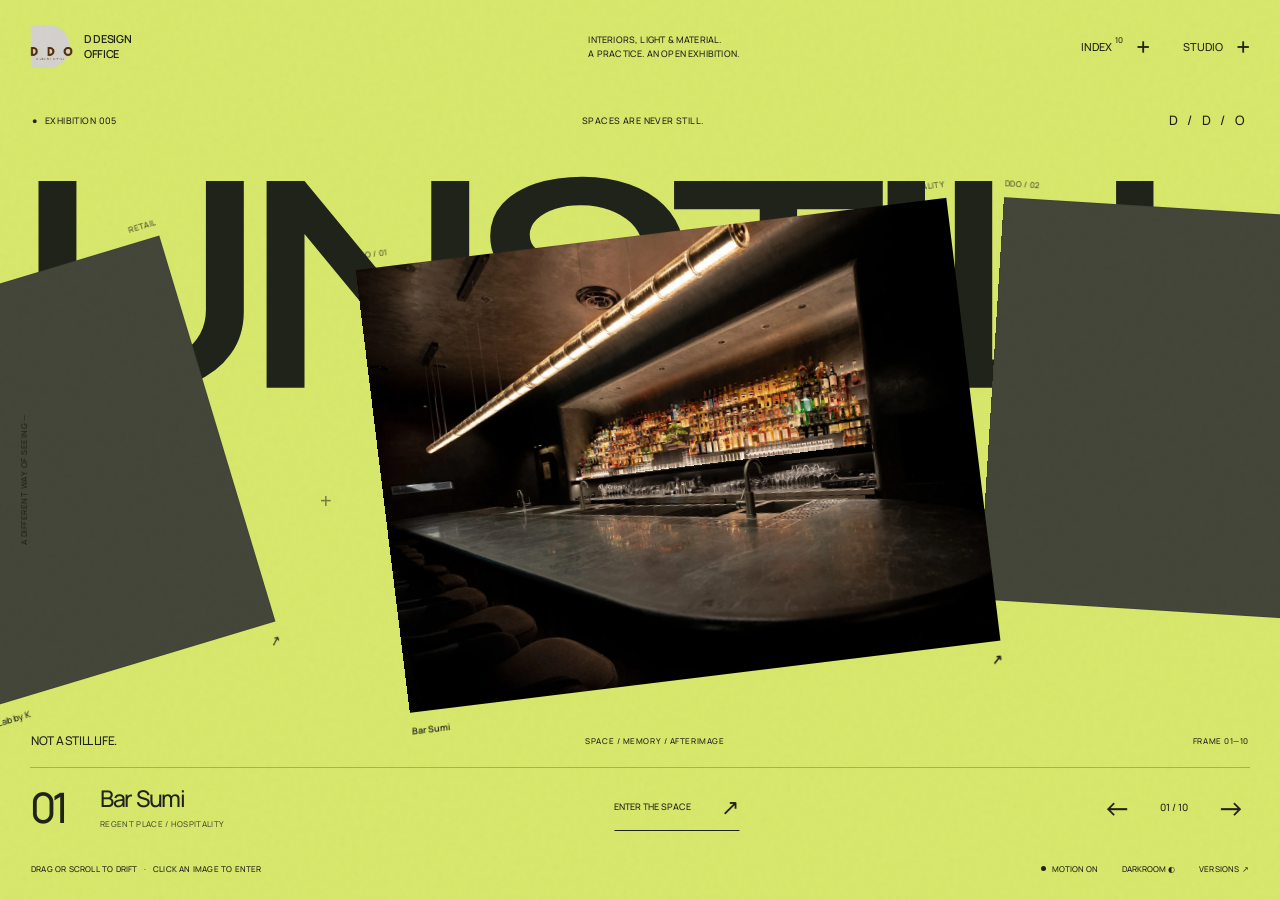
<file: index.html>
<!doctype html><html lang="zh-CN"><head><meta charset="utf-8">
<meta name="viewport" content="width=device-width,initial-scale=1">
<meta http-equiv="refresh" content="0; url=versions/v5/">
<title>D Design Office · 第五版</title></head>
<body><p><a href="versions/v5/">进入 D Design Office 第五版 ↗</a></p>
<p><a href="versions/">查看四个版本 ↗</a></p></body></html>
</file>
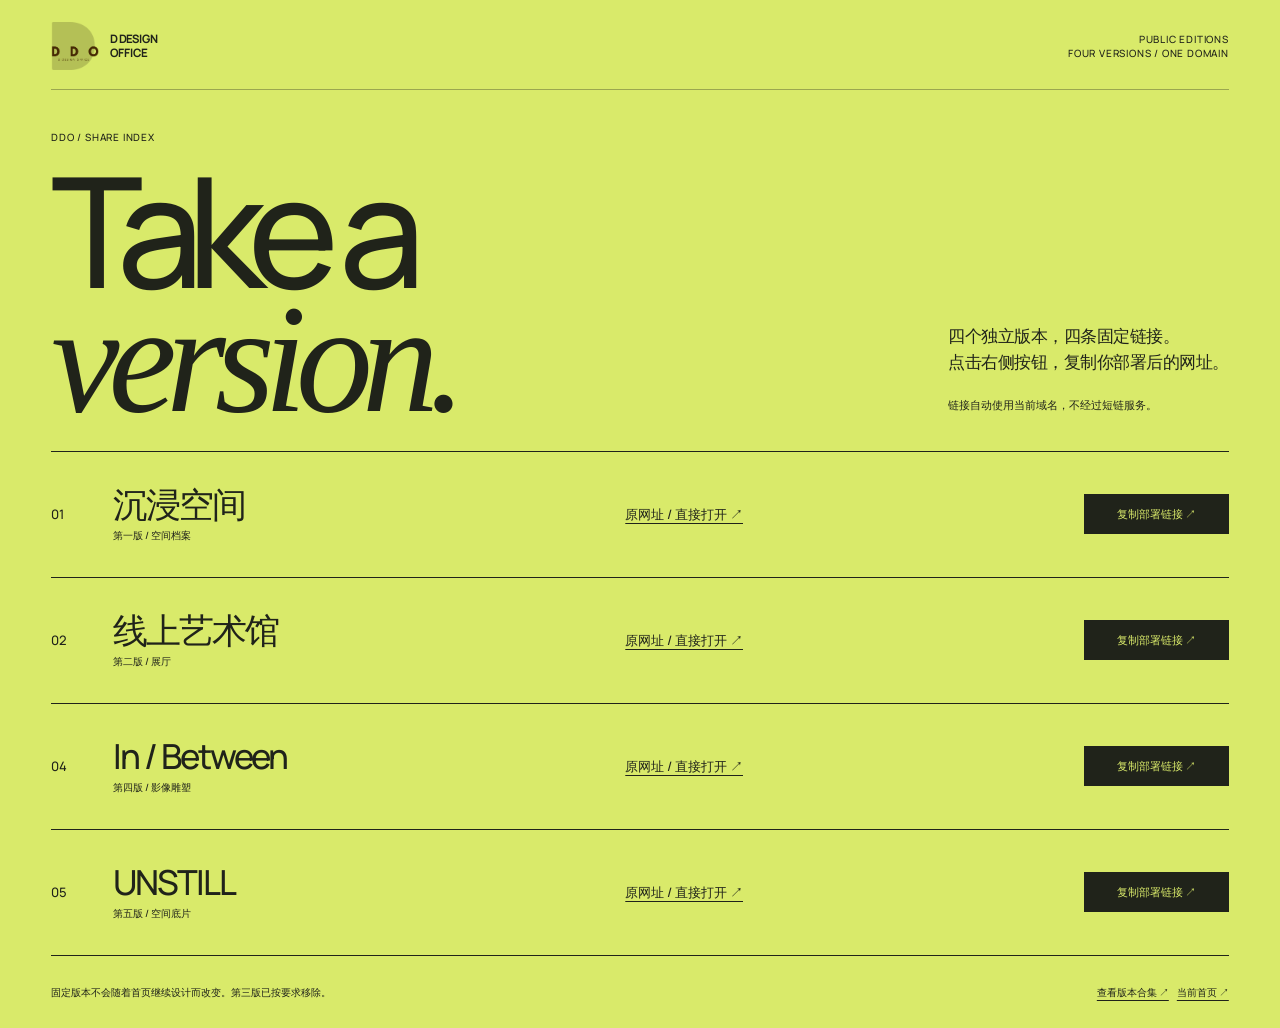
<file: share/index.html>
<!doctype html>
<html lang="zh-CN">
<head>
<meta charset="utf-8"><meta name="viewport" content="width=device-width,initial-scale=1"><meta name="theme-color" content="#d9ea6a"><meta name="robots" content="noindex,nofollow"><title>D Design Office · 分享四个版本</title>
<style>
@font-face{font-family:Manrope;src:url('../assets/manrope-medium.ttf') format('truetype');font-display:swap}
*{box-sizing:border-box}html{background:#d9ea6a}body{margin:0;min-height:100svh;color:#20231a;background:#d9ea6a;font-family:Manrope,Arial,"PingFang SC",sans-serif;-webkit-font-smoothing:antialiased}a{color:inherit;text-decoration:none}button{font:inherit;cursor:pointer;color:inherit}a:focus-visible,button:focus-visible{outline:2px solid #20231a;outline-offset:4px}
.sheet{max-width:1600px;margin:auto;padding:22px clamp(20px,4vw,64px) 28px;min-height:100svh;display:flex;flex-direction:column}.top{display:flex;justify-content:space-between;align-items:center;gap:18px;border-bottom:1px solid #20231a55;padding-bottom:19px}.brand{display:flex;align-items:center;gap:11px;font-size:11px;font-weight:700;line-height:1.3}.brand img{width:48px;height:48px;mix-blend-mode:multiply}.top>span{font-size:10px;letter-spacing:.08em;text-align:right}.intro{display:grid;grid-template-columns:1fr 1fr;gap:25px;align-items:end;padding:34px 0 30px}.eyebrow{font-size:10px;letter-spacing:.08em}.intro h1{font-size:clamp(72px,12vw,200px);font-weight:500;letter-spacing:-.1em;line-height:.8;margin:22px 0 0;max-width:7ch}.intro h1 i{font-family:Georgia,serif;font-weight:400;letter-spacing:-.07em}.intro p{max-width:390px;justify-self:end;margin:0 0 8px;font-size:17px;line-height:1.55;letter-spacing:-.03em}.intro p small{display:block;font-size:11px;margin-top:20px;letter-spacing:0}.list{border-top:1px solid #20231a}.row{display:grid;grid-template-columns:50px minmax(150px,1.4fr) minmax(190px,1.25fr) 145px;gap:12px;align-items:center;min-height:126px;border-bottom:1px solid #20231a;padding:14px 0}.number{font-size:13px}.name{font-size:clamp(22px,2.7vw,42px);letter-spacing:-.06em;line-height:1.05}.name small{display:block;font-size:10px;letter-spacing:0;font-weight:400;line-height:1.6;margin-top:5px}.linkset{display:flex;flex-direction:column;gap:8px;min-width:0}.url,.short{width:max-content;max-width:100%;font-size:13px;white-space:nowrap;overflow:hidden;text-overflow:ellipsis;text-decoration:underline;text-underline-offset:4px}.short{font-size:11px;opacity:.7}.url:hover,.short:hover{opacity:.6}.actions{justify-self:end;display:flex;flex-direction:column;gap:6px;width:145px}.copy{width:100%;background:#20231a;color:#d9ea6a;border:1px solid #20231a;padding:11px 10px;font-size:11px;text-align:center;transition:background .2s,color .2s}.copy:hover{background:none;color:#20231a}.copy.alt{background:transparent;color:#20231a}.copy.alt:hover{background:#20231a;color:#d9ea6a}.copy:active{transform:translateY(2px)}.copy:disabled{opacity:.7;cursor:default}.footer{display:flex;justify-content:space-between;gap:18px;margin-top:auto;padding-top:28px;font-size:10px;line-height:1.6}.footer a{text-decoration:underline;text-underline-offset:4px}.status{position:fixed;left:50%;bottom:18px;transform:translateX(-50%);margin:0;background:#20231a;color:#d9ea6a;padding:10px 17px;font-size:12px;opacity:0;pointer-events:none;transition:opacity .2s}.status:not(:empty){opacity:1}
@media(max-width:850px){.intro{grid-template-columns:1fr 1fr}.intro h1{font-size:clamp(70px,13vw,130px)}.intro p{font-size:14px}.row{grid-template-columns:43px minmax(150px,1fr) 125px;gap:10px}.linkset{grid-column:2;grid-row:2}.actions{grid-column:3;grid-row:1/3;width:125px}.url,.short{font-size:11px}.name{font-size:27px}}
@media(max-width:560px){.sheet{padding:16px 19px 25px}.top>span{font-size:8px}.brand img{width:39px;height:39px}.brand{font-size:9px}.intro{display:block;padding:29px 0 27px}.intro h1{font-size:clamp(70px,17vw,105px);margin:14px 0 24px}.intro p{font-size:13px;max-width:320px;margin:0}.intro p small{font-size:10px;margin-top:9px}.row{grid-template-columns:34px minmax(0,1fr) 100px;min-height:132px;gap:7px}.number{font-size:10px}.name{font-size:clamp(19px,5vw,26px)}.name small{font-size:8px}.url,.short{font-size:10px}.actions{width:100px}.copy{padding:12px 5px;font-size:10px}.footer{font-size:8px;flex-wrap:wrap}.status{bottom:10px;white-space:nowrap}}
@media(prefers-reduced-motion:reduce){*,*:before,*:after{transition:none!important}}
</style></head>
<body><main class="sheet"><header class="top"><a class="brand" href="../versions/" aria-label="D Design Office 全部版本"><img src="../assets-2026/ddo-original-logo.jpg" alt="D Design Office 原始标志"><span>D DESIGN<br>OFFICE</span></a><span>PUBLIC EDITIONS<br>FOUR VERSIONS / ONE DOMAIN</span></header>
<section class="intro"><div><span class="eyebrow">DDO / SHARE INDEX</span><h1>Take a<br><i>version.</i></h1></div><p>四个独立版本，四条固定链接。<br>点击右侧按钮，复制你部署后的网址。<small>链接自动使用当前域名，不经过短链服务。</small></p></section>
<div class="list" aria-label="四个可分享的固定版本">
<div class="row"><span class="number">01</span><div class="name">沉浸空间<small>第一版 / 空间档案</small></div><div class="linkset"><a class="url" href="../versions/v1/">原网址 / 直接打开 ↗</a></div><div class="actions"><button class="copy" data-copy="../versions/v1/" aria-label="复制第一版部署链接">复制部署链接 ↗</button></div></div>
<div class="row"><span class="number">02</span><div class="name">线上艺术馆<small>第二版 / 展厅</small></div><div class="linkset"><a class="url" href="../versions/v2/">原网址 / 直接打开 ↗</a></div><div class="actions"><button class="copy" data-copy="../versions/v2/" aria-label="复制第二版部署链接">复制部署链接 ↗</button></div></div>
<div class="row"><span class="number">04</span><div class="name">In / Between<small>第四版 / 影像雕塑</small></div><div class="linkset"><a class="url" href="../versions/v4/">原网址 / 直接打开 ↗</a></div><div class="actions"><button class="copy" data-copy="../versions/v4/" aria-label="复制第四版部署链接">复制部署链接 ↗</button></div></div>
<div class="row"><span class="number">05</span><div class="name">UNSTILL<small>第五版 / 空间底片</small></div><div class="linkset"><a class="url" href="../versions/v5/">原网址 / 直接打开 ↗</a></div><div class="actions"><button class="copy" data-copy="../versions/v5/" aria-label="复制第五版部署链接">复制部署链接 ↗</button></div></div>
</div><footer class="footer"><span>固定版本不会随着首页继续设计而改变。第三版已按要求移除。</span><span><a href="../versions/">查看版本合集 ↗</a> &nbsp;&nbsp; <a href="../">当前首页 ↗</a></span></footer></main><p id="status" class="status" role="status" aria-live="polite"></p>
<script>
let resetTimer;document.querySelectorAll('[data-copy]').forEach(button=>{button.dataset.label=button.textContent;button.addEventListener('click',async()=>{
  const value=new URL(button.dataset.copy, location.href).href;let copied=false;
  try{if(navigator.clipboard&&window.isSecureContext){await navigator.clipboard.writeText(value);copied=true;}}catch{}
  if(!copied){const field=document.createElement('textarea');field.value=value;field.style.cssText='position:fixed;opacity:0;top:0;left:0';document.body.append(field);field.focus();field.select();try{copied=document.execCommand('copy');}catch{}field.remove();}
  clearTimeout(resetTimer);document.querySelectorAll('.copy').forEach(item=>item.textContent=item.dataset.label);
  if(copied){button.textContent='已复制 ✓';document.getElementById('status').textContent='链接已复制，可以直接粘贴发送';resetTimer=setTimeout(()=>{button.textContent=button.dataset.label;document.getElementById('status').textContent='';},2500);}
  else{document.getElementById('status').textContent='请长按左侧网址复制';resetTimer=setTimeout(()=>document.getElementById('status').textContent='',3500);}
});});
</script></body></html>
</file>
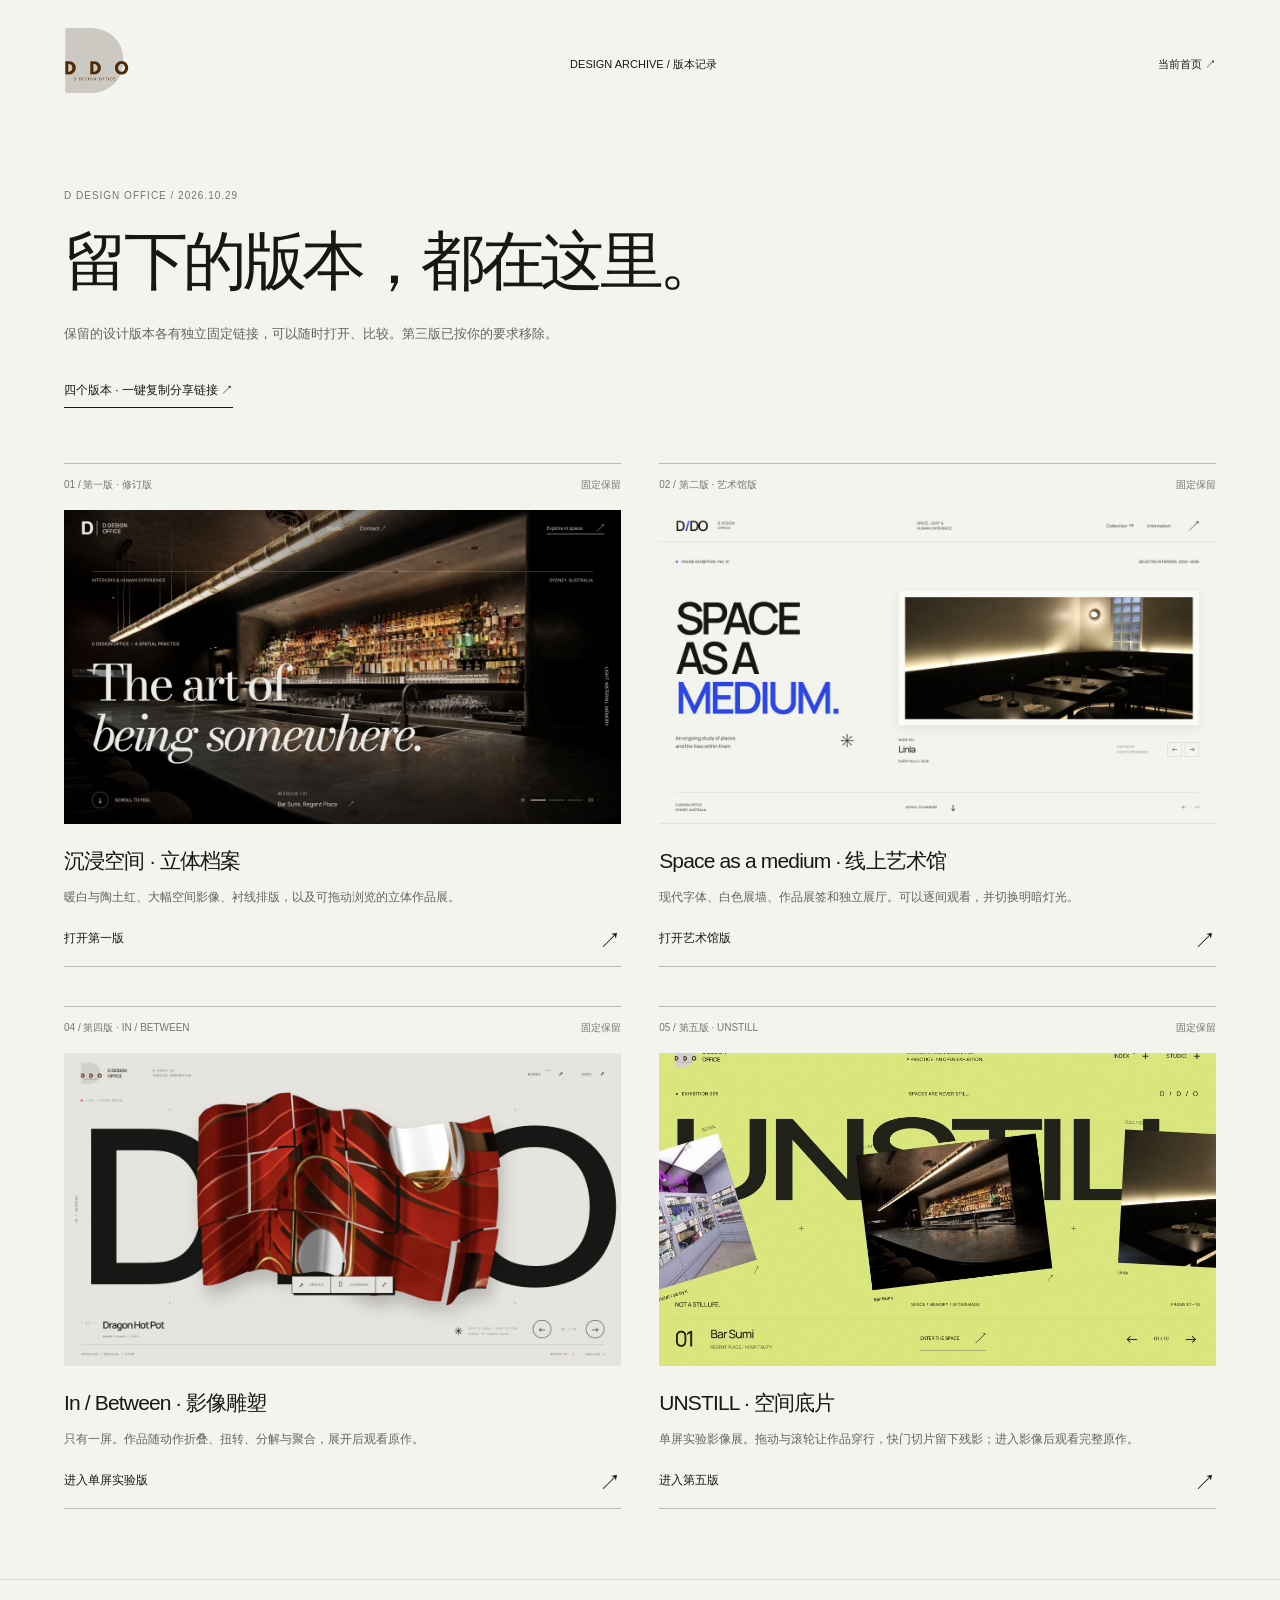
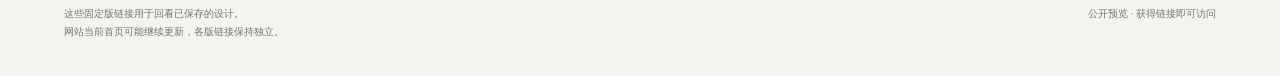
<file: versions/index.html>
<!doctype html><html lang="zh-CN"><head><meta charset="utf-8"><meta name="viewport" content="width=device-width,initial-scale=1"><meta name="robots" content="noindex,nofollow"><title>D Design Office · 所有版本</title><style>
*{box-sizing:border-box}body{margin:0;background:#f4f4ef;color:#171815;font-family:Arial,"PingFang SC","Microsoft YaHei",sans-serif;-webkit-font-smoothing:antialiased}a{color:inherit;text-decoration:none}a:focus-visible{outline:2px solid #2348ed;outline-offset:6px}.copy-link{display:inline-flex;margin-top:15px;padding:8px 0;border-bottom:1px solid currentColor;font-size:12px}.copy-link:hover{color:#2348ed}header,main,footer{max-width:1400px;margin:auto;padding-left:5vw;padding-right:5vw}header{padding-top:28px;display:flex;align-items:center;justify-content:space-between;font-size:11px}.logo{font-size:30px;letter-spacing:-3px}.logo span{color:#2348ed}.logo img{width:65px;height:65px;mix-blend-mode:multiply}main{padding-top:90px;padding-bottom:70px}.eyebrow{font-size:10px;color:#74766e;letter-spacing:.1em}h1{font-weight:500;font-size:clamp(36px,5vw,70px);letter-spacing:-.07em;line-height:1.2;margin:22px 0}main>p{font-size:13px;line-height:1.9;color:#63665c;max-width:580px}.versions{display:grid;grid-template-columns:1fr 1fr;gap:4vw;margin-top:55px}.card{display:block;border-top:1px solid #17181540;padding-top:14px}.number{font-size:10px;color:#74766e;display:flex;justify-content:space-between}.card img{display:block;width:100%;aspect-ratio:16/9;object-fit:cover;margin-top:18px;background:#e5e5df}.card h2{font-size:23px;font-weight:500;margin:23px 0 12px;letter-spacing:-.04em}.card p{font-size:12px;line-height:1.8;color:#63665c;margin-bottom:22px}.enter{display:flex;justify-content:space-between;font-size:12px;border-bottom:1px solid #17181540;padding-bottom:14px}.enter span{font-size:22px;line-height:1}.card:hover .enter{color:#2348ed}.earlier{display:flex;justify-content:space-between;gap:25px;align-items:center;border-top:1px solid #17181540;border-bottom:1px solid #17181540;padding:24px 0;margin-top:60px;font-size:12px}.earlier>div>span{display:block;font-size:10px;color:#74766e;margin-bottom:9px}.earlier>a{font-size:12px;white-space:nowrap}.earlier>a:hover{color:#2348ed}footer{font-size:10px;line-height:1.8;color:#74766e;display:flex;justify-content:space-between;gap:30px;padding-top:25px;padding-bottom:35px;border-top:1px solid #17181520}@media(min-width:1050px){.versions{grid-template-columns:repeat(2,1fr);gap:3vw}.card h2{font-size:21px}}@media(max-width:650px){h1{font-size:clamp(28px,9vw,48px)}header{font-size:10px}.logo{font-size:25px}main{padding-top:65px}.versions{grid-template-columns:1fr;gap:45px;margin-top:40px}.card h2{font-size:22px}.earlier{margin-top:45px}.earlier>div{line-height:1.7}.earlier>a{font-size:11px}footer{font-size:9px}main>p{font-size:12px}}
</style></head><body><header><a class="logo" href="../" aria-label="D Design Office 当前首页"><img src="../assets-2026/ddo-original-logo.jpg" alt="D Design Office"></a><span>DESIGN ARCHIVE / 版本记录</span><a href="../">当前首页 ↗</a></header><main><div class="eyebrow">D DESIGN OFFICE / 2026.10.29</div><h1>留下的版本，都在这里。</h1><p>保留的设计版本各有独立固定链接，可以随时打开、比较。第三版已按你的要求移除。</p><a class="copy-link" href="../share/">四个版本 · 一键复制分享链接 ↗</a><div class="versions"><a class="card" href="v1/"><div class="number"><span>01 / 第一版 · 修订版</span><span>固定保留</span></div><img src="previews/v1.png" alt="第一版：深色空间大图、衬线字体和沉浸式立体作品档案"><h2>沉浸空间 · 立体档案</h2><p>暖白与陶土红、大幅空间影像、衬线排版，以及可拖动浏览的立体作品展。</p><div class="enter">打开第一版<span>↗</span></div></a><a class="card" href="v2/"><div class="number"><span>02 / 第二版 · 艺术馆版</span><span>固定保留</span></div><img src="previews/v2.png" alt="第二版：白色展墙、电光蓝字体和独立观展房间"><h2>Space as a medium · 线上艺术馆</h2><p>现代字体、白色展墙、作品展签和独立展厅。可以逐间观看，并切换明暗灯光。</p><div class="enter">打开艺术馆版<span>↗</span></div></a><a class="card" href="v4/"><div class="number"><span>04 / 第四版 · IN / BETWEEN</span><span>固定保留</span></div><img src="previews/v4.png" alt="第四版：巨幅 DDO 字体与可扭转、分解和聚合的红色建筑影像雕塑"><h2>In / Between · 影像雕塑</h2><p>只有一屏。作品随动作折叠、扭转、分解与聚合，展开后观看原作。</p><div class="enter">进入单屏实验版<span>↗</span></div></a><a class="card" href="v5/"><div class="number"><span>05 / 第五版 · UNSTILL</span><span>固定保留</span></div><img src="previews/v5.jpg" alt="第五版：酸黄色巨幅展览排版，错位穿行的空间底片"><h2>UNSTILL · 空间底片</h2><p>单屏实验影像展。拖动与滚轮让作品穿行，快门切片留下残影；进入影像后观看完整原作。</p><div class="enter">进入第五版<span>↗</span></div></a></div></main><footer><span>这些固定版链接用于回看已保存的设计。<br>网站当前首页可能继续更新，各版链接保持独立。</span><span>公开预览 · 获得链接即可访问</span></footer></body></html>
</file>
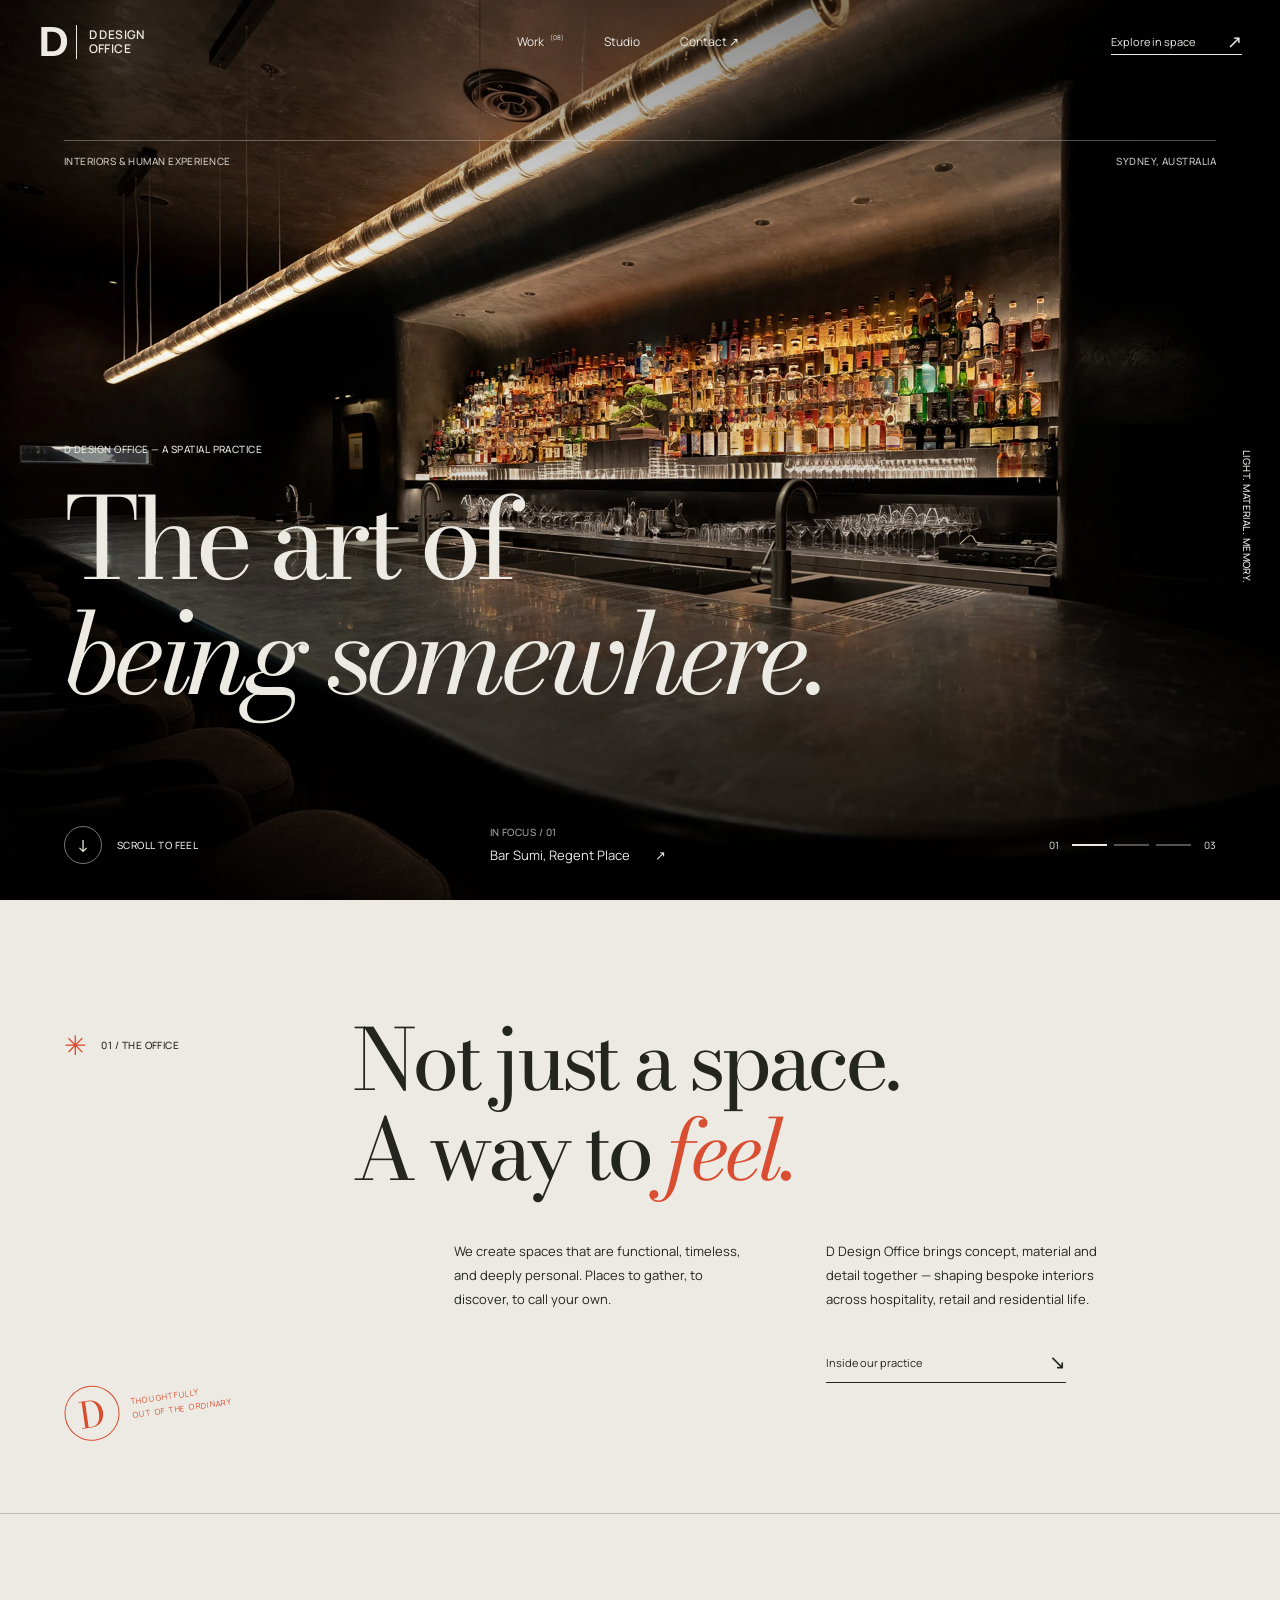
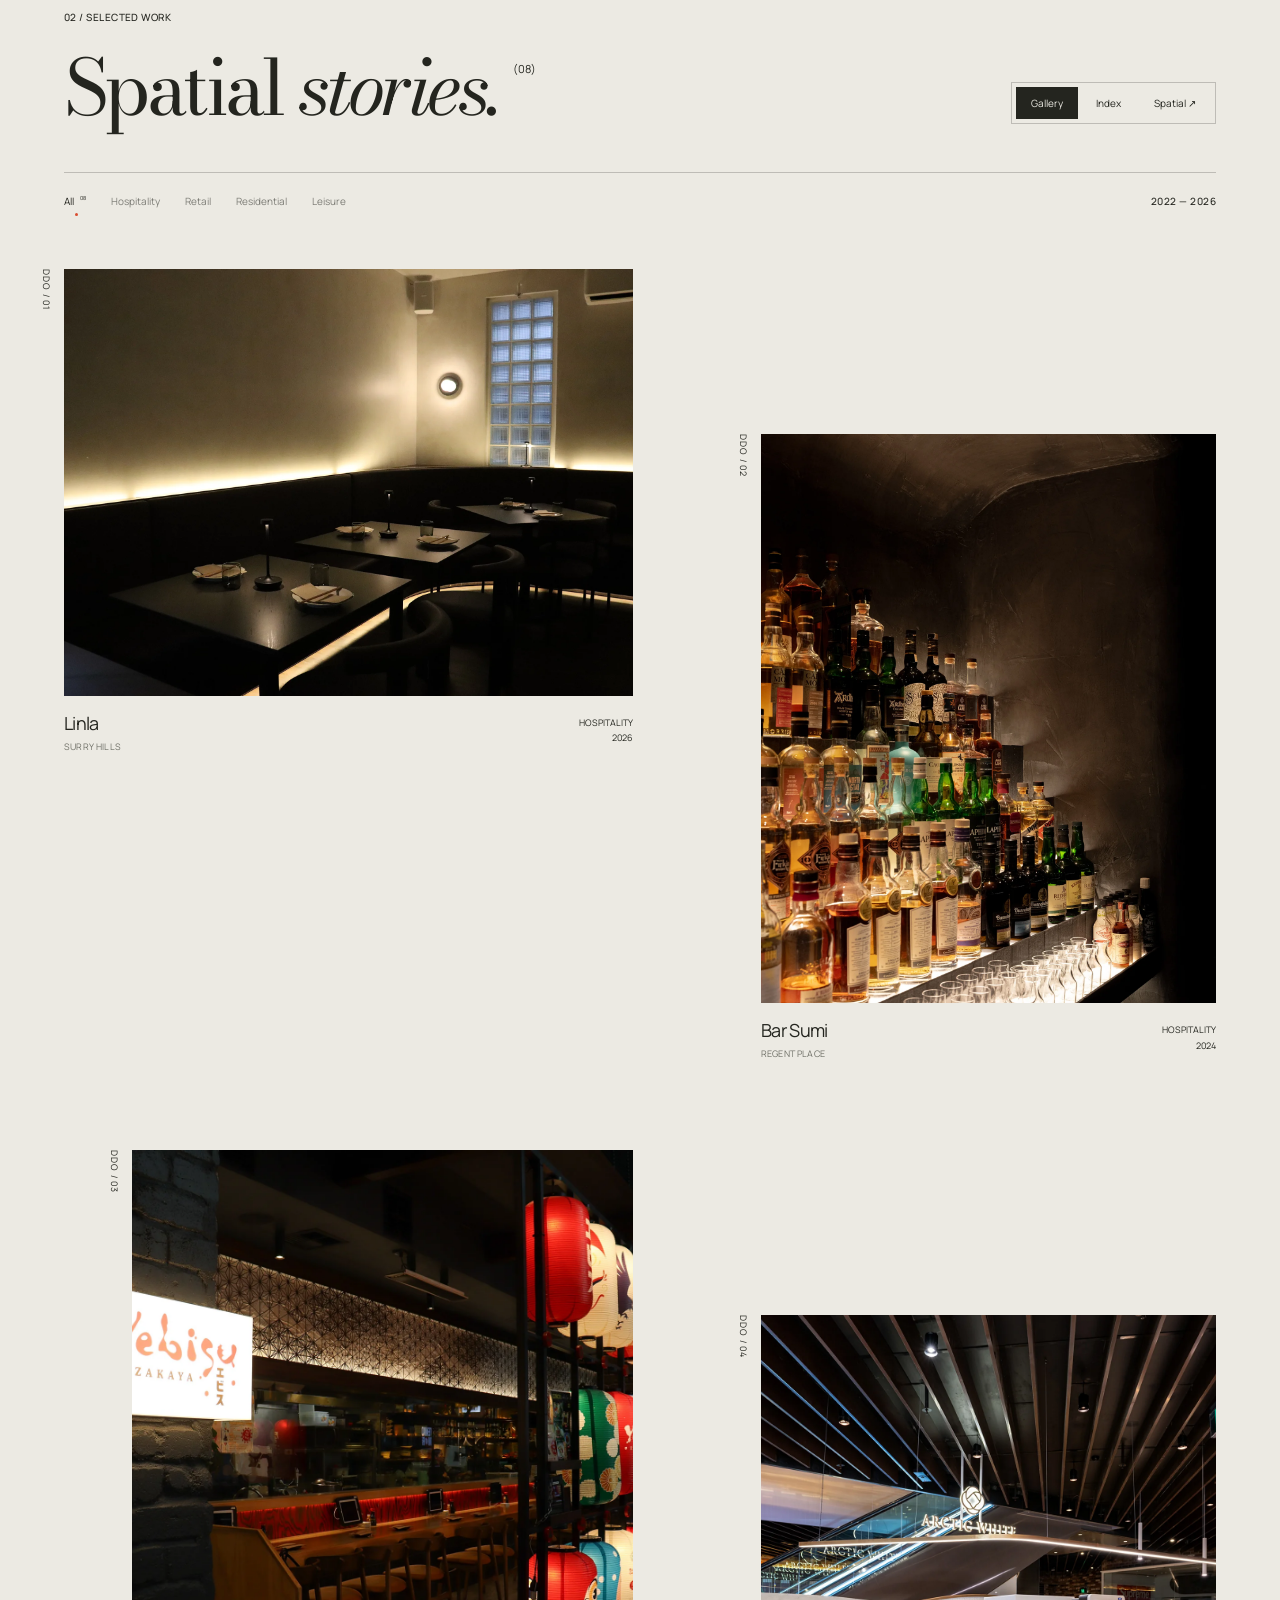
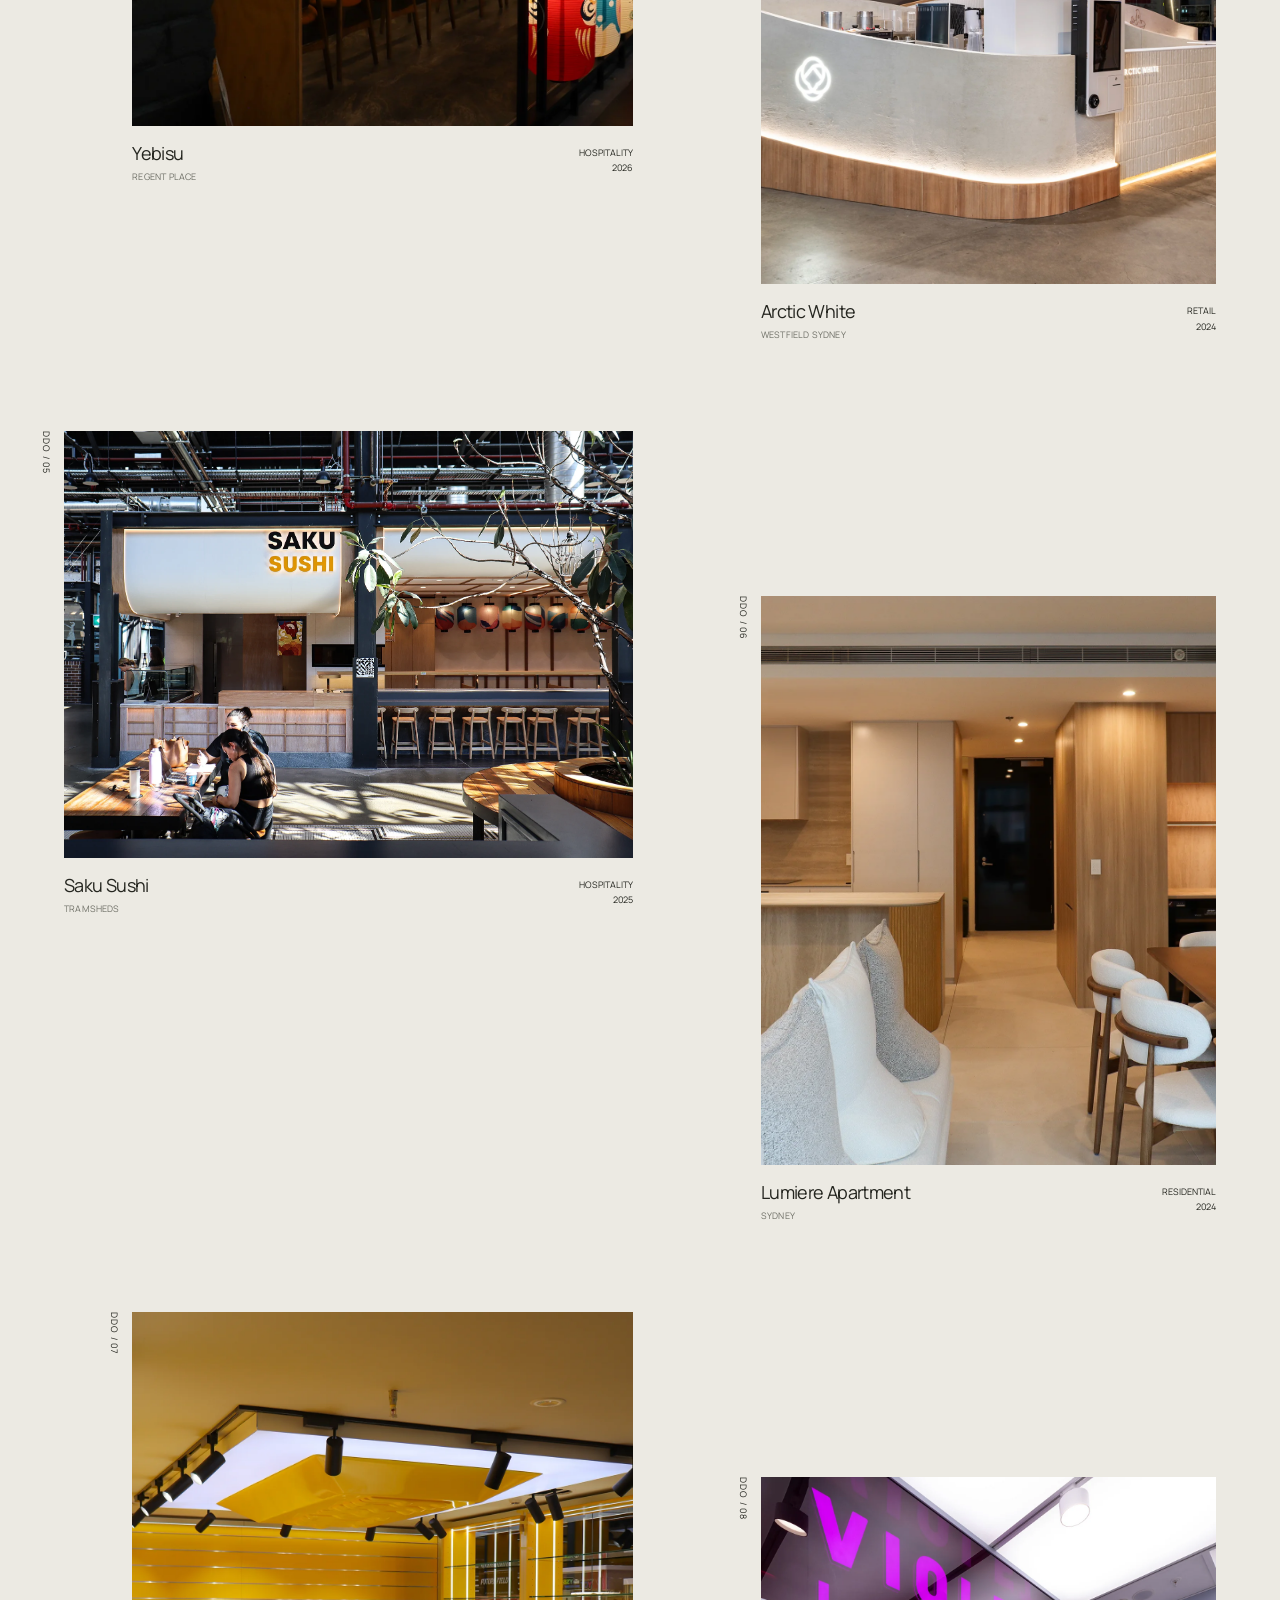
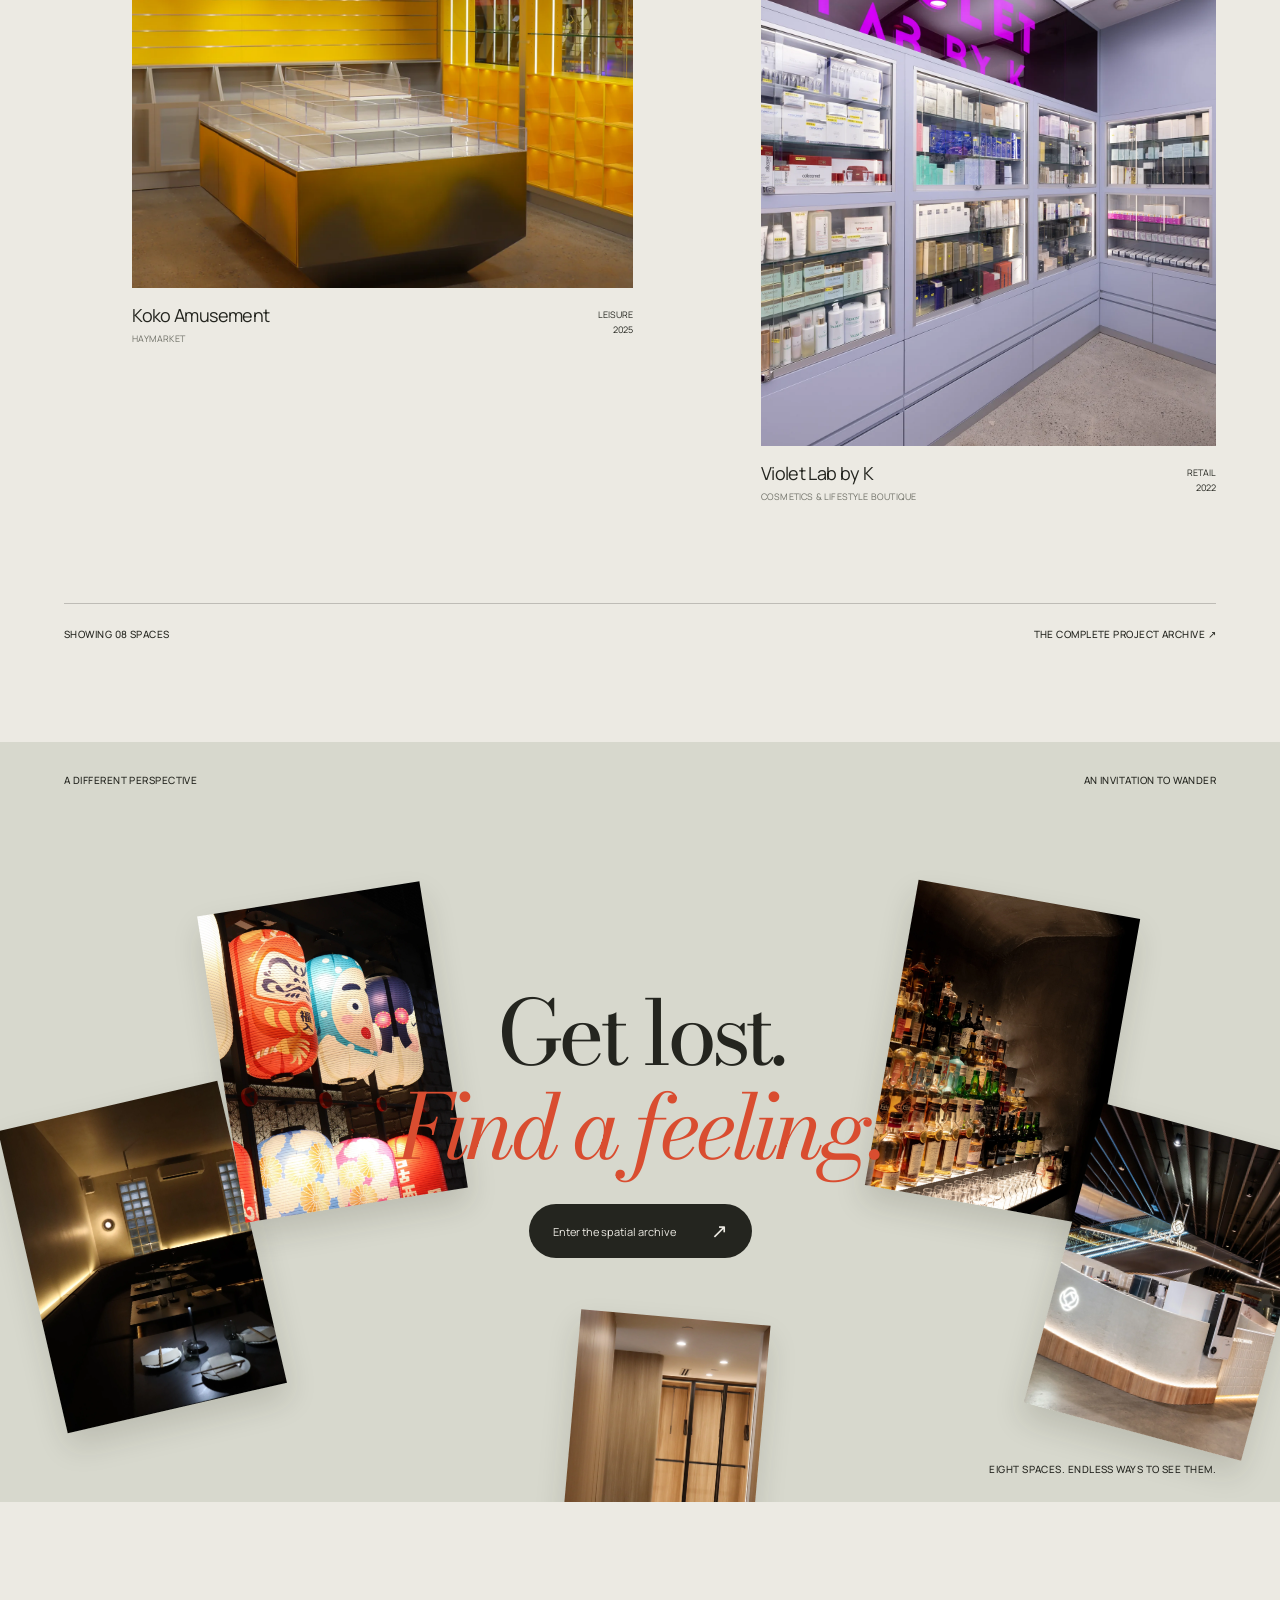
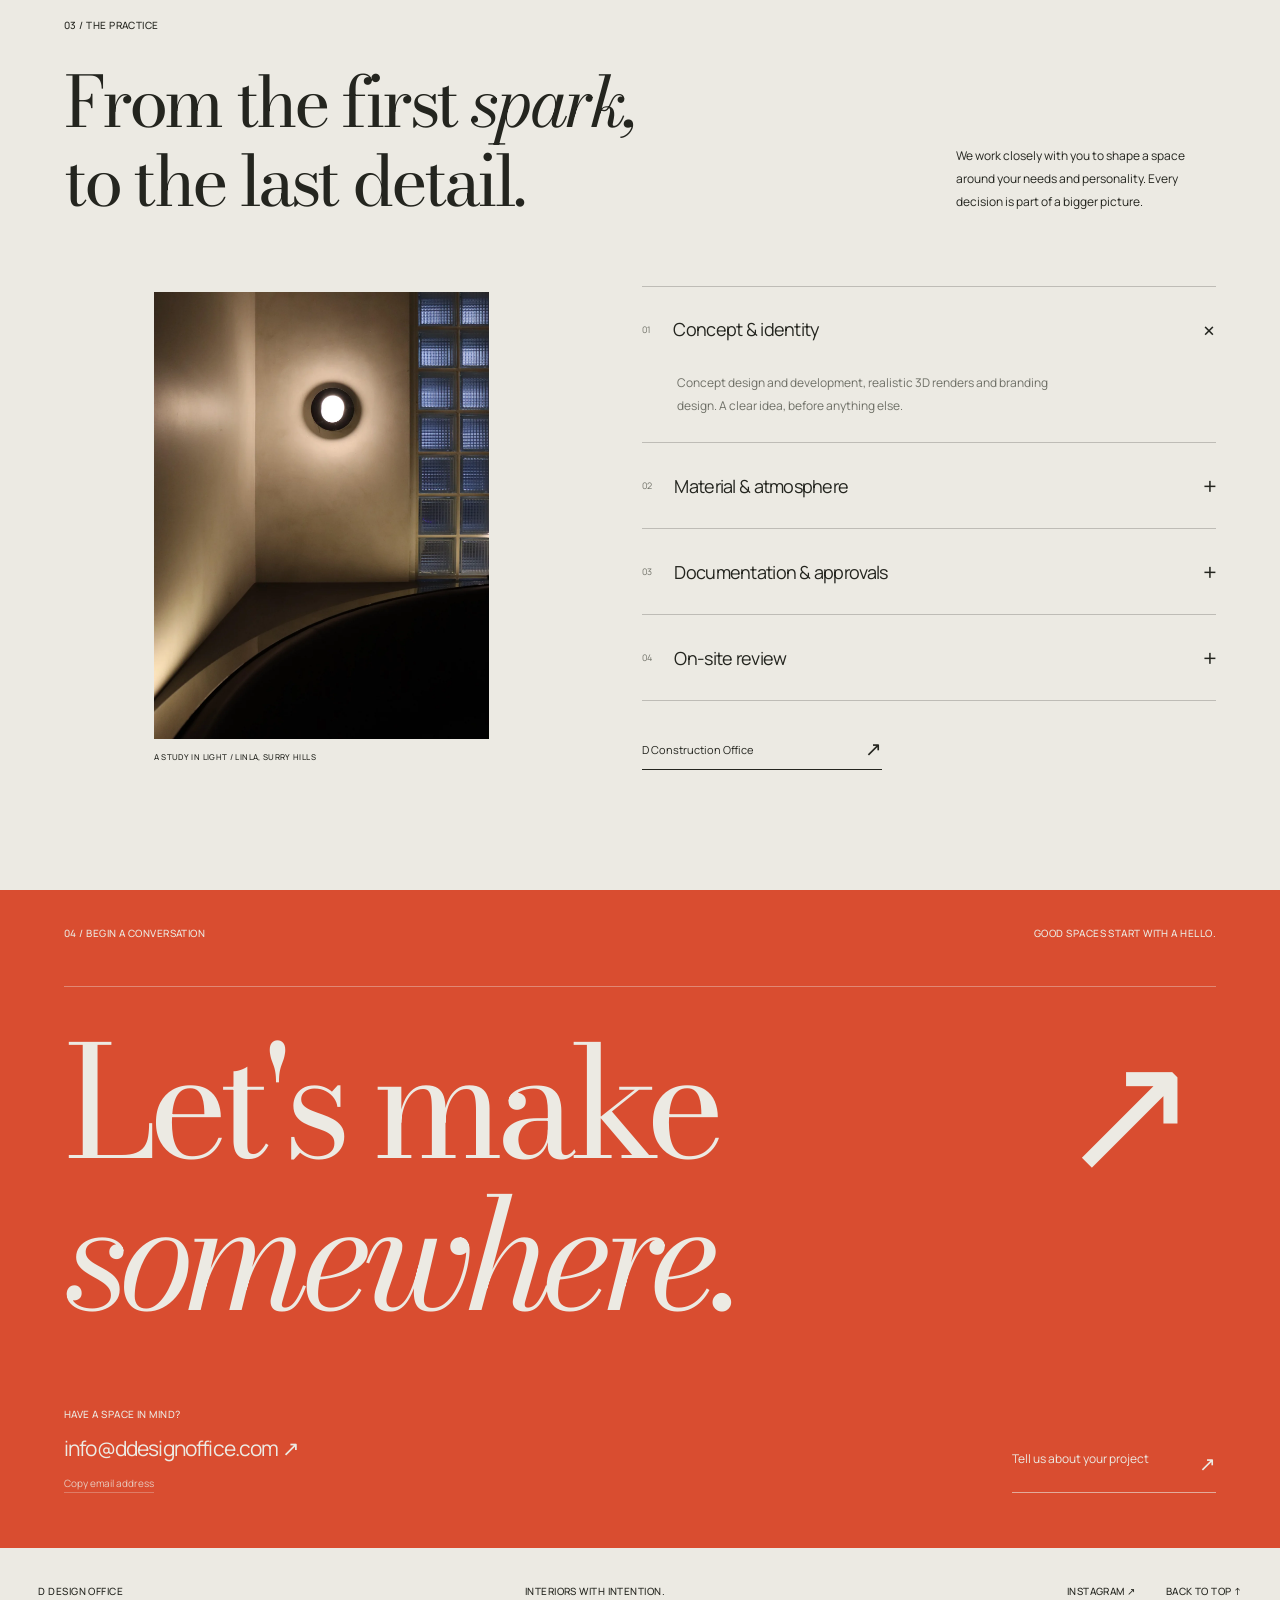
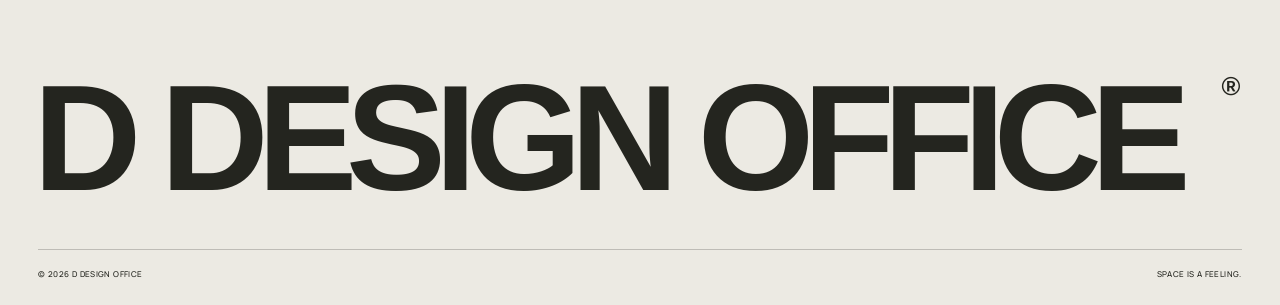
<file: versions/v1/index.html>
<!doctype html>
<html lang="en">
<head>
  <meta charset="utf-8">
  <meta name="viewport" content="width=device-width,initial-scale=1">
  <meta name="robots" content="noindex, nofollow">
  <meta name="theme-color" content="#eceae3">
  <meta name="description" content="D Design Office. Bespoke interiors across hospitality, retail and residential spaces. Explore a world of light, material and feeling.">
  <title>D Design Office — The art of being somewhere</title>
  <link rel="icon" href="assets/favicon.svg" type="image/svg+xml">
  <link rel="preload" href="assets/bodoni-regular.ttf" as="font" type="font/ttf" crossorigin>
  <link rel="preload" href="assets/barsumi-regentplace-1.webp" as="image">
  <link rel="stylesheet" href="style.css">
  <script src="app.js" defer></script>
</head>
<body>
  <a class="skip" href="#work">Skip to projects</a>
  <header class="site-header" id="header">
    <a class="wordmark" href="#home" aria-label="D Design Office home"><span class="logo-d" aria-hidden="true">D</span><span>D DESIGN<br>OFFICE</span></a>
    <nav class="main-nav" aria-label="Main navigation"><a href="#work">Work <sup>(08)</sup></a><a href="#studio">Studio</a><a href="#contact">Contact ↗</a></nav>
    <button class="archive-trigger" data-spatial>Explore in space <span>↗</span></button>
    <button class="menu-trigger" aria-label="Open menu" aria-expanded="false" aria-controls="mobile-menu"><span></span><span></span></button>
  </header>
  <nav id="mobile-menu" class="mobile-menu" aria-label="Mobile navigation" hidden><a href="#work">Work <sup>08</sup></a><a href="#studio">Studio</a><a href="#contact">Contact ↗</a><button data-spatial>Explore in space ↗</button></nav>
  <main>
    <section class="hero" id="home" aria-label="D Design Office introduction">
      <div class="hero-images" aria-hidden="true"><img class="hero-image active" src="assets/barsumi-regentplace-1.webp" alt="" fetchpriority="high"><img class="hero-image" src="assets/linla-0.webp" alt=""><img class="hero-image" src="assets/lumiere-apartment-sydney-2.webp" alt=""></div>
      <div class="hero-shade"></div>
      <div class="hero-overline micro"><span>INTERIORS & HUMAN EXPERIENCE</span><span>SYDNEY, AUSTRALIA</span></div>
      <div class="hero-title"><p class="micro">D DESIGN OFFICE — A SPATIAL PRACTICE</p><h1>The art of<br><em>being somewhere.</em></h1></div>
      <div class="hero-bottom"><a class="hero-scroll micro" href="#work"><span class="round-arrow">↓</span>SCROLL TO FEEL</a><button class="hero-project" id="hero-project"><span class="micro">IN FOCUS / 01</span><span id="hero-project-name">Bar Sumi, Regent Place <span>↗</span></span></button><div class="slide-controls" aria-label="Featured project slides"><span id="slide-number">01</span><div class="slide-dots"><button class="active" aria-label="Show Bar Sumi" aria-pressed="true" data-slide="0"></button><button aria-label="Show Linla" aria-pressed="false" data-slide="1"></button><button aria-label="Show Lumiere Apartment" aria-pressed="false" data-slide="2"></button></div><span>03</span></div></div>
      <span class="hero-side micro">LIGHT. MATERIAL. MEMORY.</span>
    </section>

    <section class="intro section-pad" id="studio">
      <div class="section-label micro"><span class="small-cross">✳</span>01 / THE OFFICE</div>
      <div class="intro-body"><h2>Not just a space.<br>A way to <em>feel.</em></h2><div class="intro-copy"><p>We create spaces that are functional, timeless, and deeply personal. Places to gather, to discover, to call your own.</p><p>D Design Office brings concept, material and detail together — shaping bespoke interiors across hospitality, retail and residential life.</p><a class="text-link" href="#practice">Inside our practice <span>↘</span></a></div></div>
      <div class="studio-stamp" aria-hidden="true"><span>D</span><span>THOUGHTFULLY<br>OUT OF THE ORDINARY</span></div>
    </section>

    <section class="work section-pad" id="work">
      <div class="work-heading"><div><div class="section-label micro">02 / SELECTED WORK</div><h2>Spatial <em>stories.</em><sup>(08)</sup></h2></div><div class="view-controls" role="group" aria-label="Project display"><button class="active" data-view="gallery" aria-pressed="true">Gallery</button><button data-view="index" aria-pressed="false">Index</button><button data-spatial aria-label="Open spatial project archive">Spatial ↗</button></div></div>
      <div class="work-toolbar"><div class="filters" role="group" aria-label="Filter projects"><button class="active" data-filter="all" aria-pressed="true">All <sup>08</sup></button><button data-filter="Hospitality" aria-pressed="false">Hospitality</button><button data-filter="Retail" aria-pressed="false">Retail</button><button data-filter="Residential" aria-pressed="false">Residential</button><button data-filter="Leisure" aria-pressed="false">Leisure</button></div><span class="micro work-years">2022 — 2026</span></div>
      <div class="project-gallery" id="project-gallery"></div>
      <div class="project-index" id="project-index" hidden><div class="index-heading micro"><span>PROJECT</span><span>TYPOLOGY</span><span>YEAR</span><span></span></div><div id="index-rows"></div></div>
      <div class="work-end micro"><span id="project-count" aria-live="polite">SHOWING 08 SPACES</span><a href="https://ddesignoffice.com/projects" target="_blank" rel="noopener">THE COMPLETE PROJECT ARCHIVE ↗</a></div>
    </section>

    <section class="spatial-invite" aria-labelledby="spatial-invite-title"><div class="invite-top micro"><span>A DIFFERENT PERSPECTIVE</span><span>AN INVITATION TO WANDER</span></div><div class="invite-images" aria-hidden="true"><img src="assets/linla-1.webp" alt="" loading="lazy"><img src="assets/yebisu-2.webp" alt="" loading="lazy"><img src="assets/barsumi-regentplace-2.webp" alt="" loading="lazy"><img src="assets/arcticwhite-westfieldsydney-2.webp" alt="" loading="lazy"><img src="assets/lumiere-apartment-sydney-0.webp" alt="" loading="lazy"></div><div class="invite-content"><h2 id="spatial-invite-title">Get lost.<br><em>Find a feeling.</em></h2><button class="pill-button" data-spatial>Enter the spatial archive <span>↗</span></button></div><p class="invite-note micro">EIGHT SPACES. ENDLESS WAYS TO SEE THEM.</p></section>

    <section class="practice section-pad" id="practice"><div class="section-label micro">03 / THE PRACTICE</div><div class="practice-heading"><h2>From the first <em>spark,</em><br>to the last detail.</h2><p>We work closely with you to shape a space around your needs and personality. Every decision is part of a bigger picture.</p></div><div class="practice-layout"><figure><img src="assets/linla-3.webp" alt="A circular wall light and blue glass bricks in the Linla dining interior" loading="lazy"><figcaption class="micro">A STUDY IN LIGHT / LINLA, SURRY HILLS</figcaption></figure><div class="services"><details open><summary><span>01</span>Concept & identity <span>+</span></summary><p>Concept design and development, realistic 3D renders and branding design. A clear idea, before anything else.</p></details><details><summary><span>02</span>Material & atmosphere <span>+</span></summary><p>Material, finishes and furniture selection. Bespoke joinery and lighting design, specified down to the detail.</p></details><details><summary><span>03</span>Documentation & approvals <span>+</span></summary><p>Design documentation for RDM, strata and owner approvals. DA, CC and CDC approval documentation, tender and construction documentation.</p></details><details><summary><span>04</span>On-site review <span>+</span></summary><p>On-site construction review, connecting the original design intention with the finished space.</p></details><a class="text-link" href="https://dconstructionoffice.com/" target="_blank" rel="noopener">D Construction Office <span>↗</span></a></div></div></section>

    <section class="contact section-pad" id="contact"><div class="contact-top micro"><span>04 / BEGIN A CONVERSATION</span><span>GOOD SPACES START WITH A HELLO.</span></div><a class="contact-title" href="mailto:info@ddesignoffice.com">Let's make<br><em>somewhere.</em><span class="contact-arrow">↗</span></a><div class="contact-bottom"><div><span class="micro">HAVE A SPACE IN MIND?</span><a class="contact-email" href="mailto:info@ddesignoffice.com">info@ddesignoffice.com ↗</a><button class="copy-email" id="copy-email">Copy email address</button></div><button class="enquiry-button" id="open-enquiry">Tell us about your project <span>↗</span></button></div></section>
  </main>
  <footer><div class="footer-top micro"><a href="#home">D DESIGN OFFICE</a><span>INTERIORS WITH INTENTION.</span><div><a href="https://www.instagram.com/ddesignoffice/" target="_blank" rel="noopener">INSTAGRAM ↗</a><a href="#home">BACK TO TOP ↑</a></div></div><div class="footer-wordmark" aria-hidden="true">D DESIGN OFFICE<span>®</span></div><div class="footer-bottom micro"><span>© <span id="copyright-year">2026</span> D DESIGN OFFICE</span><span>SPACE IS A FEELING.</span></div></footer>

  <dialog id="project-dialog" class="project-dialog"><div class="dialog-top"><a href="#work" class="dialog-brand" data-close-project>D DESIGN OFFICE / PROJECTS</a><button class="close-button" id="close-project" aria-label="Close project">Close <span>×</span></button></div><div class="project-dialog-body" id="project-dialog-body"></div></dialog>

  <dialog id="spatial-dialog" class="spatial-dialog" aria-label="Spatial project archive"><div class="spatial-top"><span class="micro">DDO / SPATIAL ARCHIVE <span class="archive-dot">●</span></span><button class="close-button" id="close-spatial" aria-label="Close spatial archive">Back to earth <span>×</span></button></div><div class="spatial-label"><p class="micro">AN EXPLORATION OF ATMOSPHERE</p><h2>A world<br>of <em>possibility.</em></h2></div><div class="spatial-stage" id="spatial-stage" aria-label="Drag or use arrow buttons to explore projects"><div class="spatial-track" id="spatial-track"></div></div><div class="spatial-bottom"><div class="spatial-selected"><span class="micro" id="spatial-counter">01 / 08</span><button id="spatial-open">Linla <span>↗</span></button></div><span class="micro spatial-hint">SCROLL / DRAG TO EXPLORE<br>CLICK AN IMAGE TO ENTER</span><div class="spatial-arrows"><button aria-label="Previous spatial project" id="spatial-prev">←</button><button aria-label="Next spatial project" id="spatial-next">→</button></div></div></dialog>

  <dialog id="enquiry-dialog" class="enquiry-dialog" aria-label="Project enquiry"><div class="dialog-top"><span class="micro">A NEW BEGINNING</span><button class="close-button" id="close-enquiry" aria-label="Close enquiry">Close <span>×</span></button></div><h2>Tell us your<br><em>dream.</em></h2><p>Share a few details. We'll open your email app with your project brief ready to send.</p><form id="enquiry-form"><label>Your name<input name="name" autocomplete="name" required placeholder="How should we call you?"></label><label>Email address<input name="email" type="email" autocomplete="email" required placeholder="you@example.com"></label><label>Type of space<select name="type"><option>Hospitality</option><option>Retail</option><option>Residential</option><option>Leisure</option><option>Something else</option></select></label><label>A little about your project<textarea name="message" rows="3" required placeholder="The place, the idea, the feeling…"></textarea></label><button class="form-submit" type="submit">Compose project enquiry <span>↗</span></button><p class="form-note">This opens an email draft to info@ddesignoffice.com. You choose when to send.</p></form></dialog>
  <div id="toast" class="toast" role="status"></div>
</body>
</html>
</file>
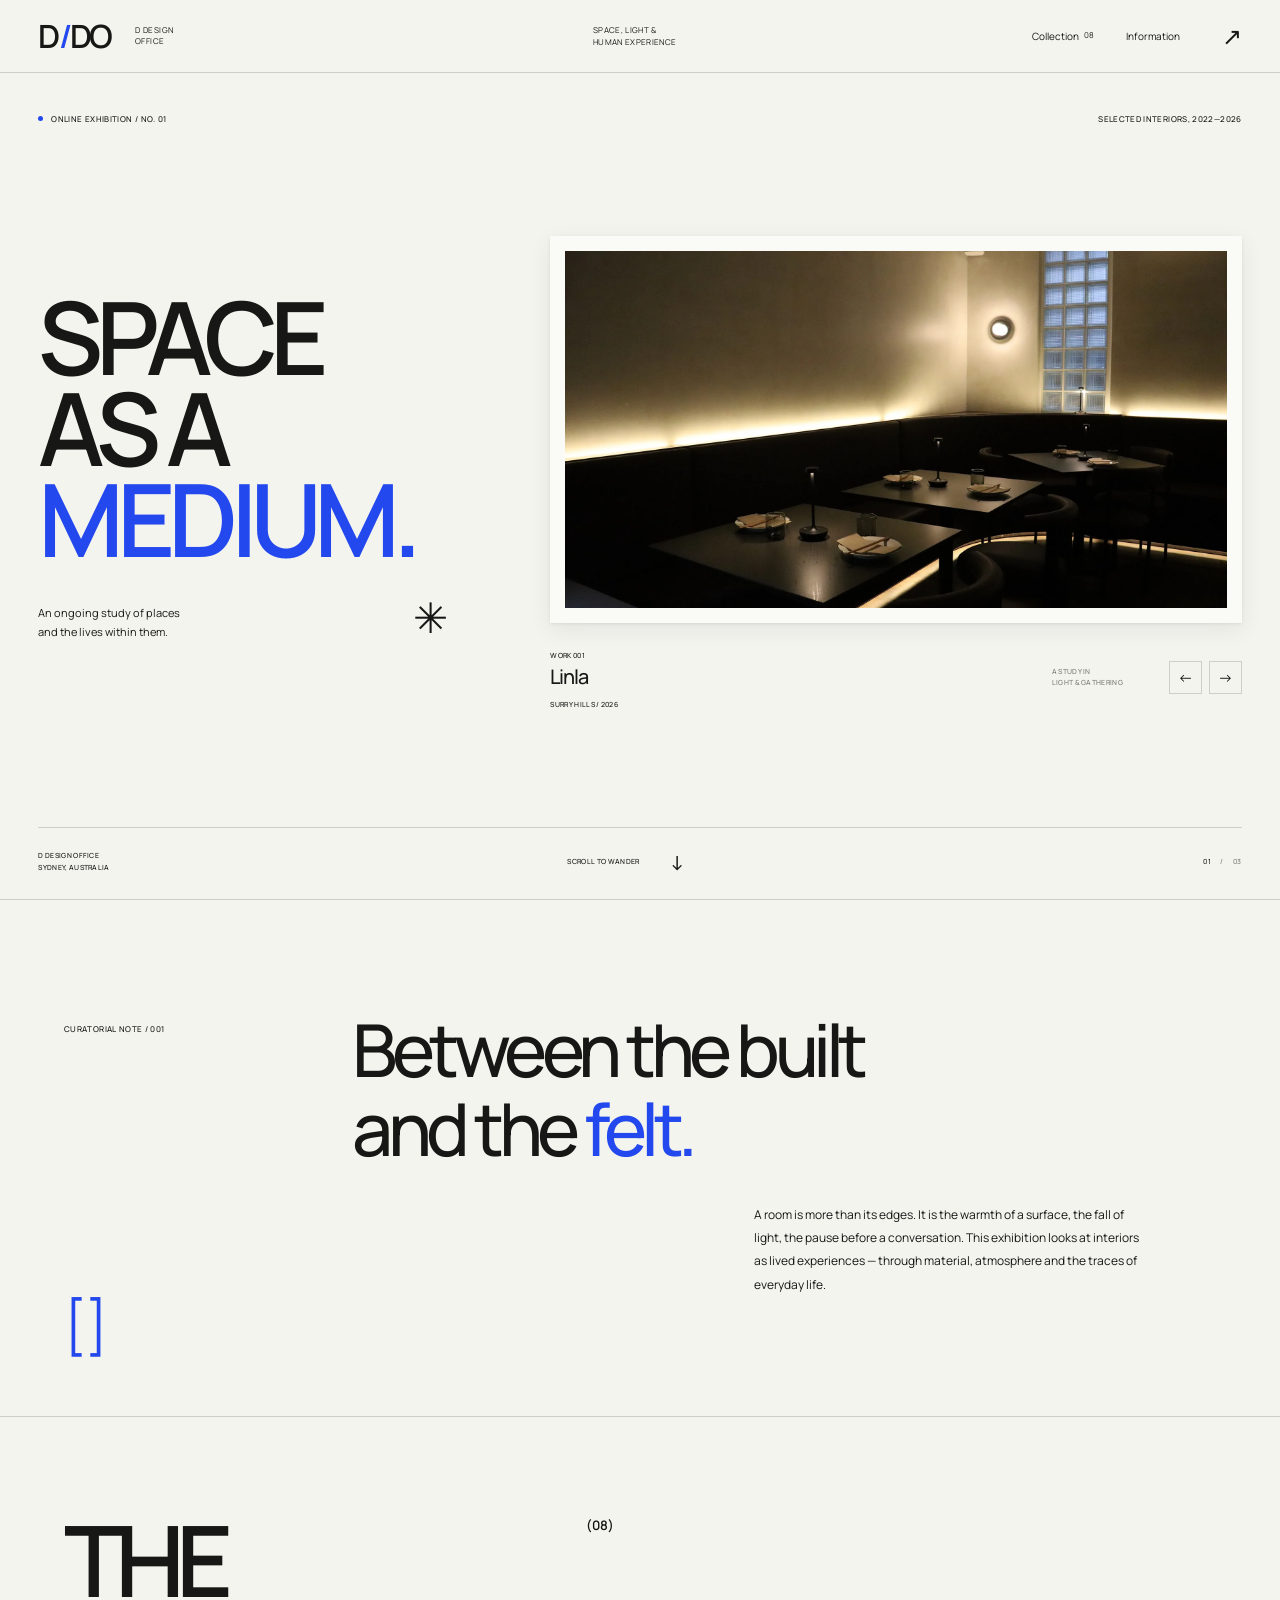
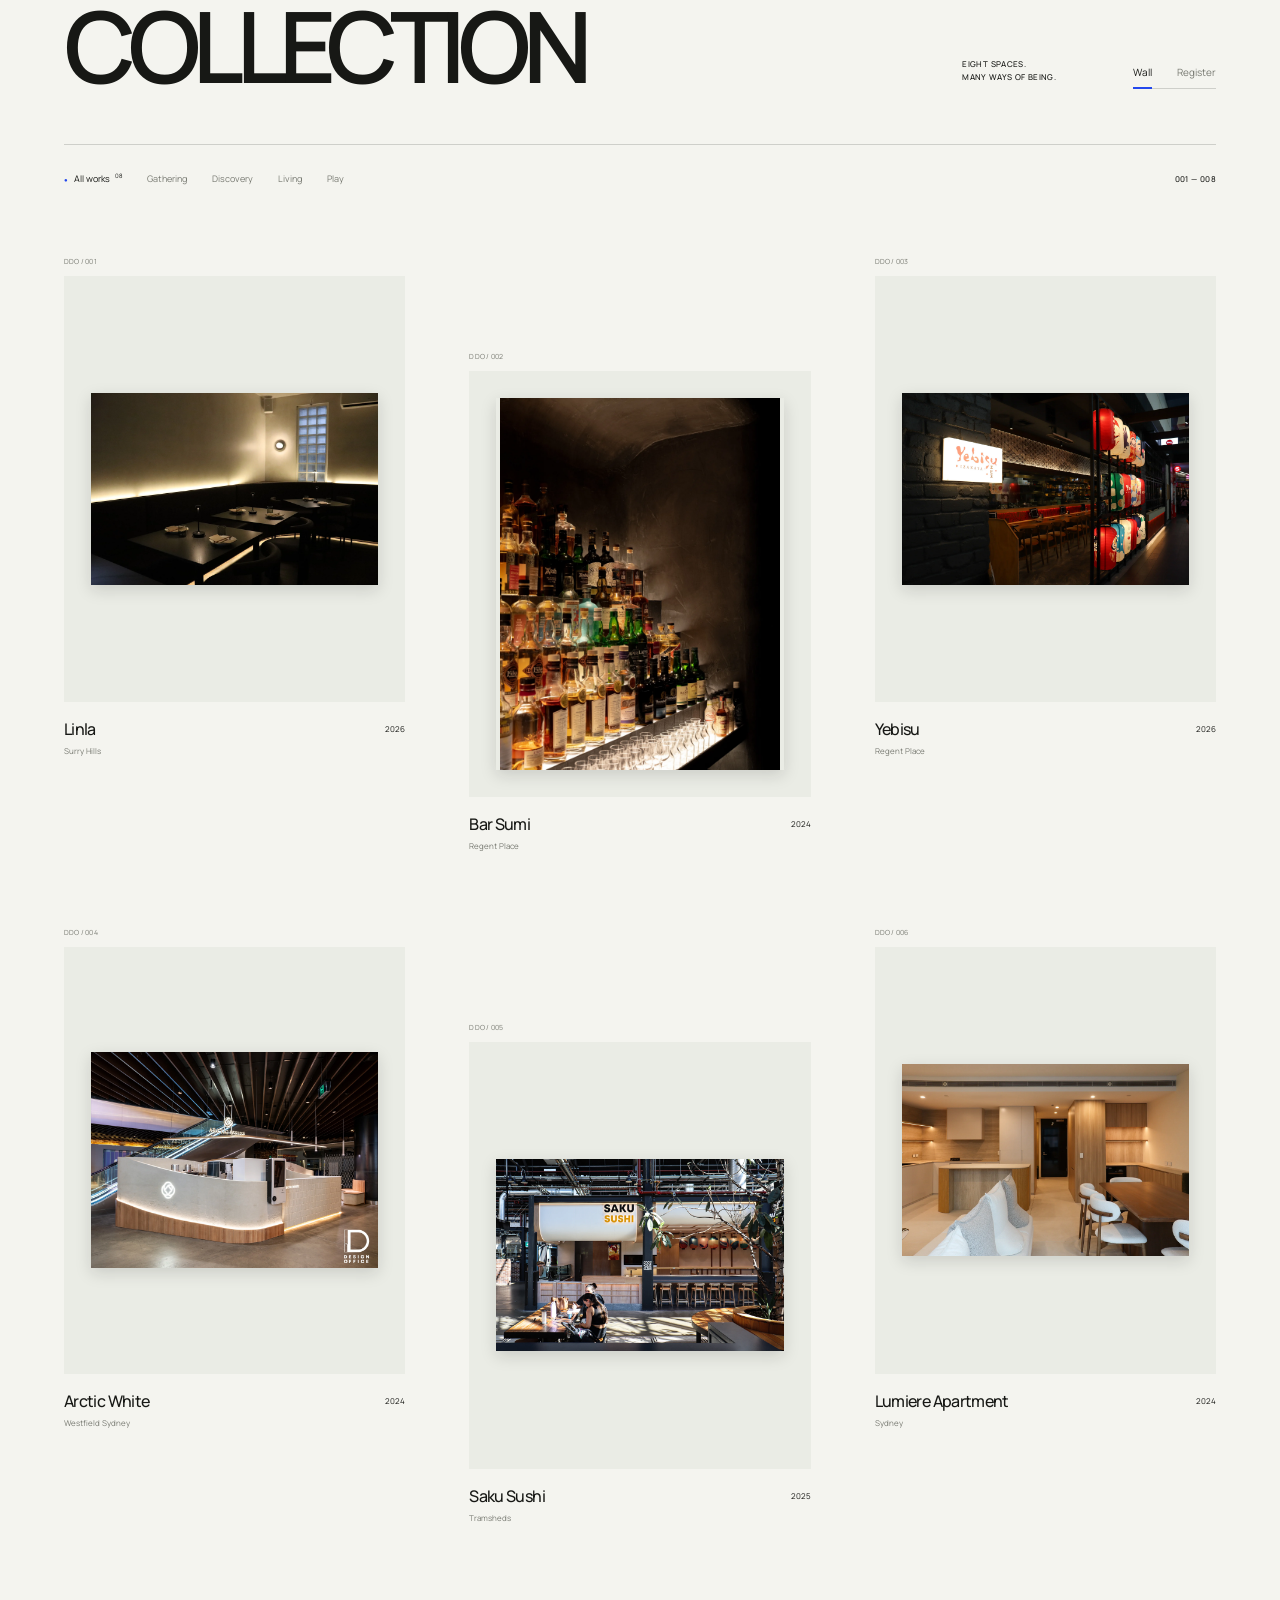
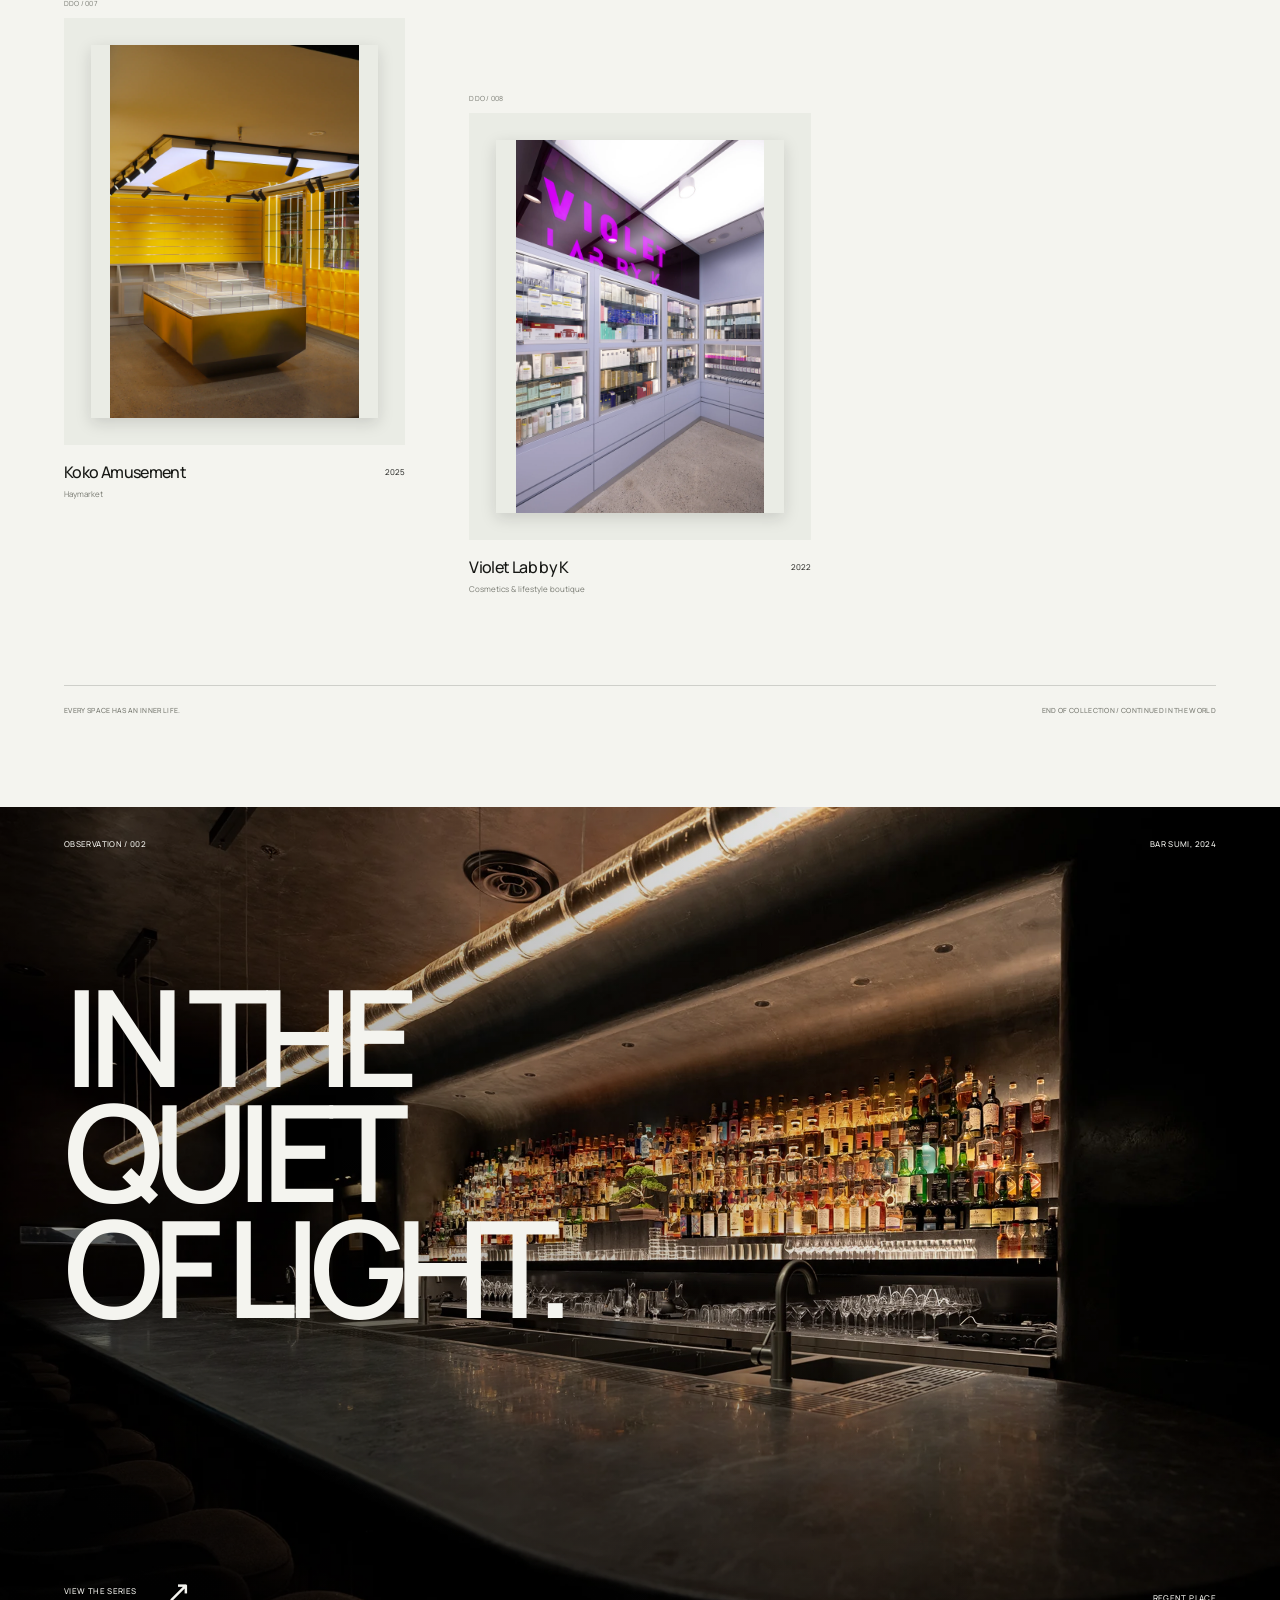
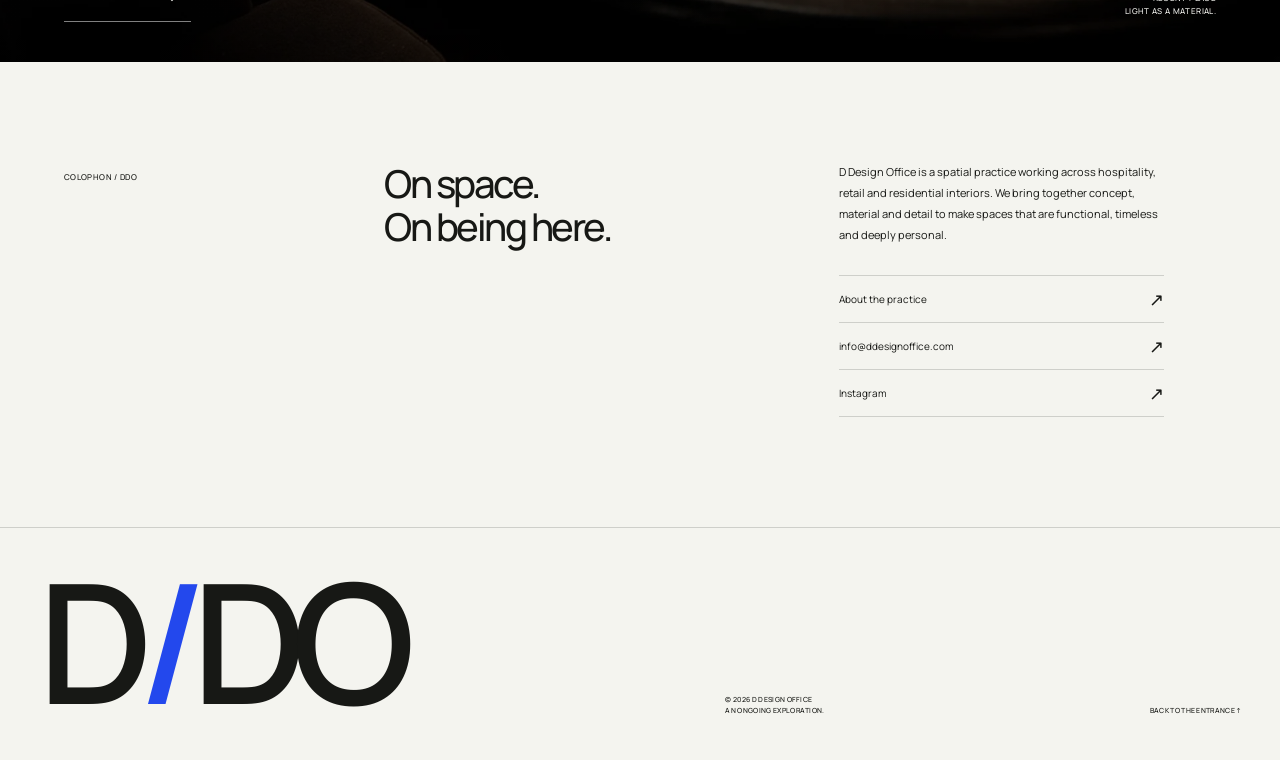
<file: versions/v2/index.html>
<!doctype html>
<html lang="en">
<head>
<meta charset="utf-8"><meta name="viewport" content="width=device-width,initial-scale=1"><meta name="theme-color" content="#f4f4ef"><meta name="robots" content="noindex,nofollow">
<meta name="description" content="D Design Office. An ongoing study of space, light, material and the lives within. Eight interiors, presented as a digital exhibition.">
<title>DDO — Space as a medium</title>
<link rel="icon" href="assets/favicon.svg" type="image/svg+xml"><link rel="preload" href="assets/manrope-semibold.ttf" as="font" type="font/ttf" crossorigin><link rel="preload" href="assets/linla-0.webp" as="image"><link rel="stylesheet" href="style.css"><script src="projects.js" defer></script><script src="app.js" defer></script>
</head>
<body>
<a class="skip" href="#collection">Skip to the collection</a>
<header class="header"><a class="identity" href="#top" aria-label="D Design Office home"><span>D<span class="slash">/</span>DO</span><span>D DESIGN<br>OFFICE</span></a><p class="header-note">SPACE, LIGHT &<br>HUMAN EXPERIENCE</p><nav aria-label="Main navigation"><a href="#collection">Collection <sup>08</sup></a><button data-info>Information</button><a href="mailto:info@ddesignoffice.com" aria-label="Email D Design Office">↗</a></nav></header>
<main>
<section class="entrance" id="top" aria-label="Space as a medium — online exhibition">
<div class="exhibition-line micro"><span><i></i> ONLINE EXHIBITION / NO. 01</span><span>SELECTED INTERIORS, 2022—2026</span></div>
<div class="entrance-layout"><div class="entrance-type"><h1>SPACE<br>AS A<br><span>MEDIUM.</span></h1><p>An ongoing study of places<br>and the lives within them.</p><span class="entrance-cross" aria-hidden="true">✳</span></div>
<figure class="featured"><button id="featured-image" class="featured-image" aria-label="Enter the Linla exhibition"><img id="feature-photo" src="assets/linla-0.webp" alt="Linla, Surry Hills — light and shadow within a dining interior" fetchpriority="high"><span class="image-enter" aria-hidden="true">↗</span></button><figcaption><div><span class="micro" id="feature-number">WORK 001</span><h2 id="feature-name">Linla</h2><span class="micro" id="feature-location">SURRY HILLS / 2026</span></div><span class="feature-caption micro">A STUDY IN<br>LIGHT & GATHERING</span><div class="feature-controls"><button id="feature-prev" aria-label="Previous featured work">←</button><button id="feature-next" aria-label="Next featured work">→</button></div></figcaption></figure></div>
<div class="entrance-bottom micro"><span>D DESIGN OFFICE<br>SYDNEY, AUSTRALIA</span><a href="#collection">SCROLL TO WANDER <span>↓</span></a><span class="feature-pagination"><b id="feature-count">01</b> / 03</span></div>
</section>
<section class="curatorial"><span class="micro">CURATORIAL NOTE / 001</span><div><h2>Between the built<br>and the <span>felt.</span></h2><p>A room is more than its edges. It is the warmth of a surface, the fall of light, the pause before a conversation. This exhibition looks at interiors as lived experiences — through material, atmosphere and the traces of everyday life.</p></div><span class="note-mark" aria-hidden="true">[ ]</span></section>
<section id="collection" class="collection"><div class="collection-heading"><h2>THE<br>COLLECTION<span>(08)</span></h2><div><p class="micro">EIGHT SPACES.<br>MANY WAYS OF BEING.</p><div class="view-toggle" role="group" aria-label="Collection presentation"><button data-view="wall" aria-pressed="true" class="active">Wall</button><button data-view="register" aria-pressed="false">Register</button></div></div></div>
<div class="collection-toolbar"><div class="filters" role="group" aria-label="Filter collection"><button class="active" data-filter="all" aria-pressed="true">All works <sup>08</sup></button><button data-filter="Hospitality" aria-pressed="false">Gathering</button><button data-filter="Retail" aria-pressed="false">Discovery</button><button data-filter="Residential" aria-pressed="false">Living</button><button data-filter="Leisure" aria-pressed="false">Play</button></div><span class="micro" id="collection-count" aria-live="polite">001 — 008</span></div>
<div class="collection-wall" id="collection-wall"></div><div id="collection-register" class="collection-register" hidden><div class="register-heading micro"><span>WORK / TITLE</span><span>PLACE</span><span>YEAR</span><span></span></div><div id="register-rows"></div></div>
<div class="collection-end micro"><span>EVERY SPACE HAS AN INNER LIFE.</span><span>END OF COLLECTION / CONTINUED IN THE WORLD</span></div></section>
<section class="projection" aria-label="A study of Bar Sumi"><img src="assets/barsumi-regentplace-1.webp" alt="The sculptural counter and illuminated bottles at Bar Sumi" loading="lazy"><div class="projection-top micro"><span>OBSERVATION / 002</span><span>BAR SUMI, 2024</span></div><h2>IN THE<br>QUIET<br>OF LIGHT.</h2><button class="projection-open" data-room="1" aria-label="Enter the Bar Sumi exhibition"><span class="micro">VIEW THE SERIES</span><span>↗</span></button><span class="projection-note micro">REGENT PLACE<br>LIGHT AS A MATERIAL.</span></section>
<section class="colophon" id="information"><div class="micro">COLOPHON / DDO</div><h2>On space.<br>On being here.</h2><div class="colophon-text"><p>D Design Office is a spatial practice working across hospitality, retail and residential interiors. We bring together concept, material and detail to make spaces that are functional, timeless and deeply personal.</p><div><button class="quiet-link" data-info>About the practice <span>↗</span></button><a class="quiet-link" href="mailto:info@ddesignoffice.com">info@ddesignoffice.com <span>↗</span></a><a class="quiet-link" href="https://www.instagram.com/ddesignoffice/" target="_blank" rel="noopener">Instagram <span>↗</span></a></div></div></section>
</main>
<footer><a href="#top" class="footer-signature">D<span>/</span>DO</a><span class="micro">© <span id="year">2026</span> D DESIGN OFFICE<br>AN ONGOING EXPLORATION.</span><a href="#top" class="micro">BACK TO THE ENTRANCE ↑</a></footer>
<dialog id="room-dialog" class="room-dialog" aria-label="Exhibition viewing room"><div class="room-shell"><div class="room-top"><span class="room-brand">D/DO <span class="micro">/ VIEWING ROOM</span></span><div><button id="toggle-light" aria-pressed="false">Lights on <span>●</span></button><button id="close-room" aria-label="Leave viewing room">Exit <span>×</span></button></div></div><div class="room-scene"><div class="room-wall" aria-hidden="true"></div><div class="room-floor" aria-hidden="true"></div><span class="room-wall-number" id="wall-number" aria-hidden="true">01</span><div class="room-art"><div class="room-frame"><img id="room-photo" src="assets/linla-0.webp" alt="Linla interior"></div><div class="room-photo-navigation"><button id="photo-prev" aria-label="Previous photograph">←</button><span class="micro" id="photo-number">01 / 04</span><button id="photo-next" aria-label="Next photograph">→</button></div></div><div class="wall-label"><span class="micro" id="room-number">WORK 001 / 008</span><h2 id="room-title">Linla</h2><p id="room-meta">Surry Hills, 2026</p><p class="wall-label-note" id="room-note"></p><button id="room-details">Exhibition notes <span>+</span></button><div id="room-deliverables" hidden></div></div></div><div class="room-bottom"><button id="room-prev" class="room-direction"><span>←</span><span class="micro">PREVIOUS SPACE</span></button><div class="room-plan" id="room-plan" role="group" aria-label="Choose exhibition room"></div><button id="room-next" class="room-direction"><span class="micro">NEXT SPACE</span><span>→</span></button></div><p class="sr-only" aria-live="polite" id="room-status"></p></div></dialog>
<dialog class="info-dialog" id="info-dialog" aria-labelledby="info-title"><div class="info-top micro"><span>D DESIGN OFFICE / INFORMATION</span><button id="close-info" aria-label="Close information">×</button></div><div class="info-layout"><div><span class="micro">ON SPACE & THE EVERYDAY</span><h2 id="info-title">A practice<br>of <span>looking.</span></h2><p>We create spaces that are functional, timeless, and deeply personal. Our work spans residential, commercial and hospitality interiors, developed in close conversation with the people who inhabit them.</p><p>Concept, light, material and detail are treated as parts of one experience.</p><div class="info-links"><a href="mailto:info@ddesignoffice.com">info@ddesignoffice.com ↗</a><a href="https://www.instagram.com/ddesignoffice/" target="_blank" rel="noopener">Instagram ↗</a><a href="https://dconstructionoffice.com/" target="_blank" rel="noopener">D Construction Office ↗</a></div></div><figure><img src="assets/linla-3.webp" alt="A circular light and translucent blue glass at Linla"><figcaption class="micro">DETAIL / LINLA, SURRY HILLS, 2026</figcaption></figure></div></dialog>
</body></html>
</file>
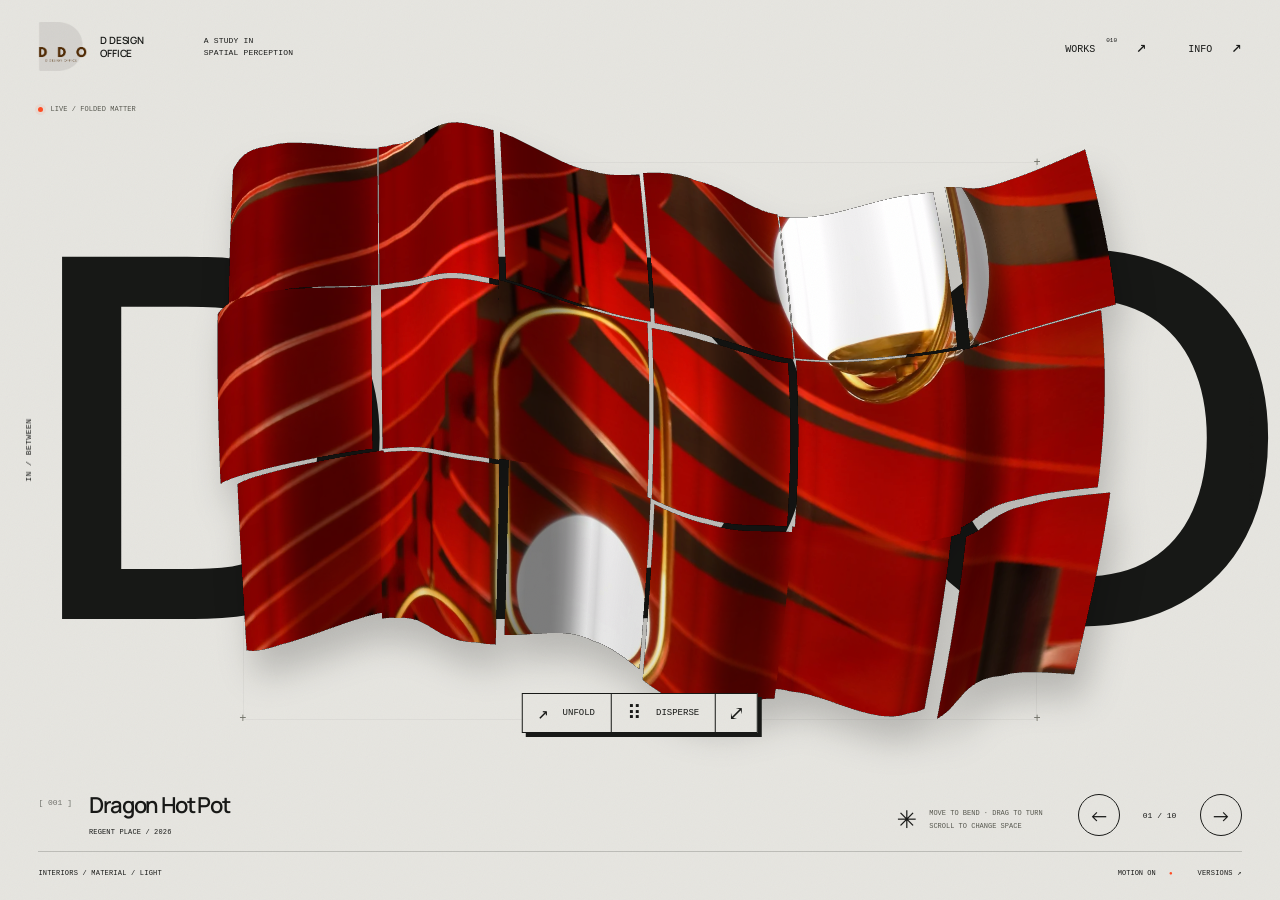
<file: versions/v4/index.html>
<!doctype html><html lang="en"><head><meta charset="utf-8"><meta name="viewport" content="width=device-width,initial-scale=1,viewport-fit=cover"><meta name="theme-color" content="#e6e5e0"><meta name="robots" content="noindex,nofollow"><meta name="description" content="D Design Office. An experiment in space: a living photographic sculpture. Move, turn, unfold and explore ten spaces."><title>D Design Office — In / Between</title><link rel="icon" href="assets-2026/ddo-original-logo.jpg" type="image/jpeg"><link rel="preload" href="assets/manrope-semibold.ttf" as="font" type="font/ttf" crossorigin><link rel="preload" href="assets-2026/dragon-2.webp" as="image"><link rel="stylesheet" href="style.css"><script src="projects.js" defer></script><script src="scene.js" defer></script><script src="app.js" defer></script></head><body>
<a class="skip" href="#unfold">Skip to image controls</a>
<main class="instrument" aria-label="D Design Office interactive photographic sculpture">
<header class="masthead"><a class="identity" href="#" aria-label="D Design Office home"><img src="assets-2026/ddo-original-logo.jpg" alt="D Design Office original logo"><span>D DESIGN<br>OFFICE</span></a><div class="edition">A STUDY IN<br>SPATIAL PERCEPTION</div><nav aria-label="Main navigation"><button id="open-index">WORKS <sup>010</sup> <span>↗</span></button><button id="open-info">INFO <span>↗</span></button></nav></header>
<div class="wordmark" aria-hidden="true"><span>D</span><span>D</span><span>O</span></div>
<div class="axis axis-left" aria-hidden="true">IN / BETWEEN</div><div class="axis axis-right" aria-hidden="true">FORM IS A MOVING TARGET</div>
<div class="scene" id="scene"><div class="scene-target" aria-hidden="true"><span>+</span><span>+</span><span>+</span><span>+</span></div><div id="fallback-sculpture" class="fallback-sculpture" aria-hidden="true"></div><canvas id="sculpture" aria-label="Interactive folded photograph. Drag to turn. Use the arrow buttons to change spaces. Select Unfold to see the complete photograph."></canvas><div class="scene-stamp"><span class="status-dot"></span><span id="material-state">LIVE / FOLDED MATTER</span></div></div>
<div class="stage-tools"><button id="unfold" aria-pressed="false"><span class="tool-icon" aria-hidden="true">↗</span><span id="unfold-text">UNFOLD</span></button><button id="disperse" aria-pressed="false"><span aria-hidden="true">⠿</span><span id="disperse-text">DISPERSE</span></button><button id="open-viewer" aria-label="View current photograph full screen"><span aria-hidden="true">⤢</span></button></div>
<div class="photo-rail" id="photo-rail" aria-label="Photographs of current space" hidden></div>
<footer class="control-desk"><div class="current-space" aria-live="polite"><span class="project-number" id="project-number">[ 001 ]</span><div><h1 id="project-title">Dragon Hot Pot</h1><p id="project-detail">REGENT PLACE / 2026</p></div></div><div class="gesture-note"><span class="gesture-cross" aria-hidden="true">✳</span><span class="desktop-gesture">MOVE TO BEND · DRAG TO TURN<br>SCROLL TO CHANGE SPACE</span><span class="mobile-gesture">DRAG TO TURN<br>UNFOLD TO LOOK CLOSER</span></div><div class="project-navigation"><button id="previous-space" aria-label="Previous space">←</button><span id="space-count">01 / 10</span><button id="next-space" aria-label="Next space">→</button></div></footer>
<div class="colophon"><span>INTERIORS / MATERIAL / LIGHT</span><button id="motion-toggle" aria-pressed="true">MOTION ON <span>●</span></button><a href="../">VERSIONS ↗</a></div><div class="grain" aria-hidden="true"></div><div class="load-notice" id="load-notice" role="status"></div>
</main>
<dialog id="index-dialog" class="index-dialog" aria-labelledby="index-title"><header class="dialog-top"><span id="index-title">DDO / SELECTED SPACES</span><button id="close-index" aria-label="Close work index">CLOSE <span>×</span></button></header><div class="index-body"><div class="index-intro"><span>010 SPACES<br>046 OBSERVATIONS</span><p>Enter<br><em>a space.</em></p><span>CHOOSE A NAME.<br>LET THE IMAGE TAKE SHAPE.</span></div><div class="index-list" id="index-list"></div></div><footer class="index-bottom"><span>2022 — 2026</span><span>A NON-LINEAR COLLECTION</span><a href="../">DESIGN VERSIONS ↗</a></footer></dialog>
<dialog id="info-dialog" class="info-dialog" aria-labelledby="info-title"><header class="dialog-top"><span>DDO / INFORMATION</span><button id="close-info" aria-label="Close studio information">CLOSE <span>×</span></button></header><div class="info-body"><div class="info-type" id="info-title">D Design<br>Office<span>✳</span></div><div class="info-copy"><p>Interior design.<br>Material, light and the life between.</p><p>A practice working across hospitality,<br>residential and retail spaces.</p><a href="mailto:info@ddesignoffice.com">info@ddesignoffice.com ↗</a><a href="https://www.instagram.com/ddesignoffice/" target="_blank" rel="noopener">Instagram ↗</a></div><img class="info-logo" src="assets-2026/ddo-original-logo.jpg" alt="D Design Office original logo"></div><footer class="info-bottom"><span>THIS IS AN EXPERIMENT IN SEEING.</span><span>© <span id="year">2026</span> D DESIGN OFFICE</span></footer></dialog>
<dialog id="viewer" class="viewer" aria-label="Full-screen work photographs"><header class="dialog-top"><span id="viewer-name">Dragon Hot Pot</span><button id="close-viewer" aria-label="Close photographs">CLOSE <span>×</span></button></header><div class="viewer-stage"><button id="previous-photo" aria-label="Previous photograph">←</button><img id="viewer-image" src="assets-2026/dragon-2.webp" alt="Dragon Hot Pot interior"><button id="next-photo" aria-label="Next photograph">→</button></div><footer class="viewer-bottom"><span id="viewer-place">REGENT PLACE / 2026</span><div id="viewer-thumbnails" class="viewer-thumbnails" aria-label="Choose photograph"></div><span id="photo-count" aria-live="polite">01 / 08</span></footer></dialog>
</body></html>
</file>
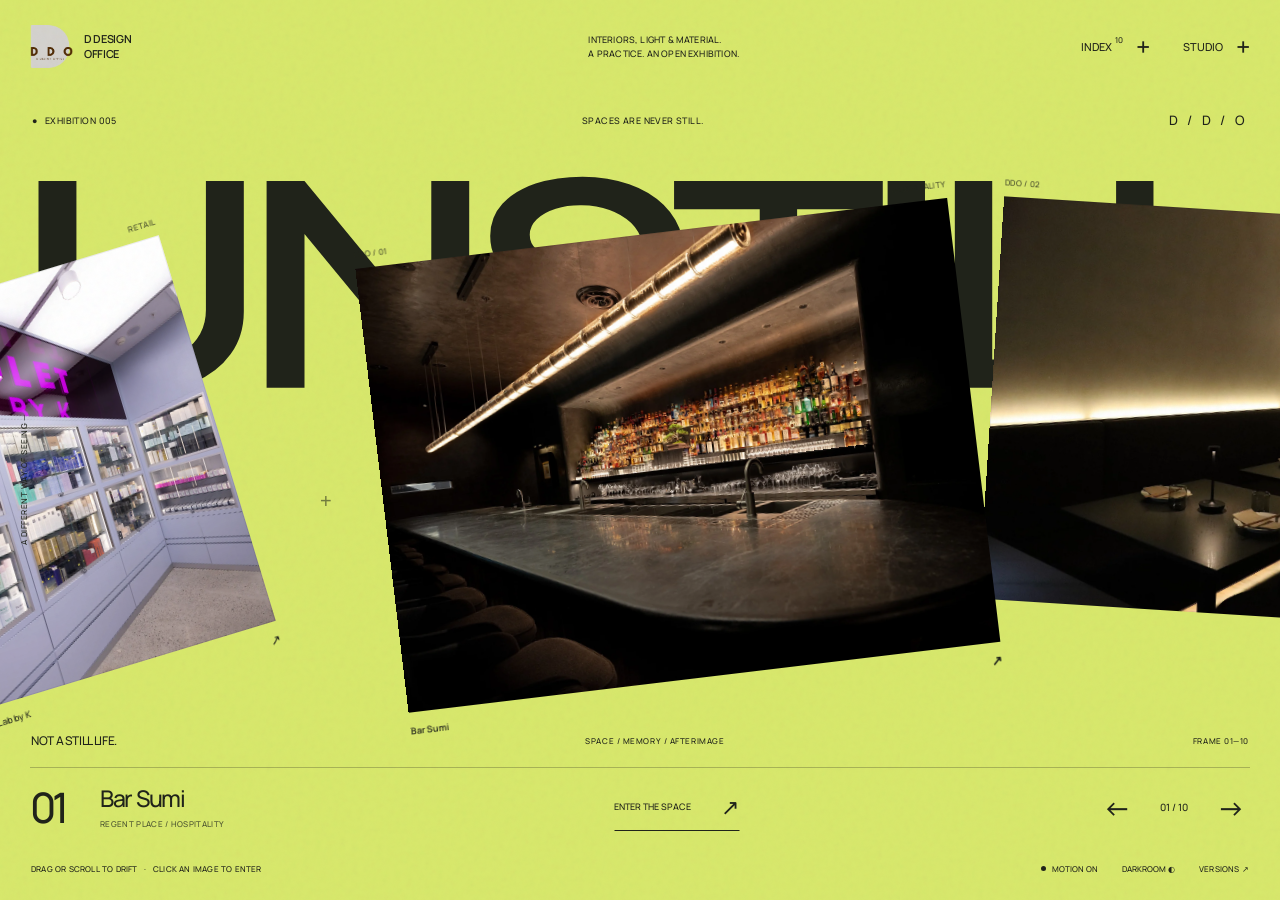
<file: versions/v5/index.html>
<!doctype html><html lang="en"><head><meta charset="utf-8"><meta name="viewport" content="width=device-width,initial-scale=1,viewport-fit=cover"><meta name="theme-color" content="#d8e86c"><meta name="robots" content="noindex,nofollow"><meta name="description" content="D Design Office. UNSTILL — an open exhibition of interiors, light and material. Drift through ten spaces; enter a photograph to look closer."><title>D Design Office — UNSTILL</title><link rel="icon" href="assets-2026/ddo-original-logo.jpg" type="image/jpeg"><link rel="preload" href="assets/manrope-medium.ttf" as="font" type="font/ttf" crossorigin><link rel="preload" href="assets/barsumi-regentplace-1.webp" as="image"><link rel="stylesheet" href="unstill.css"><script src="works.js" defer></script><script src="unstill.js" defer></script></head><body>
<a class="skip" href="#enter">Skip to work</a><main class="exhibition">
<header class="masthead"><a class="brand" href="#" aria-label="D Design Office — first space"><img src="assets-2026/ddo-original-logo.jpg" alt="D Design Office original logo"><span>D DESIGN<br>OFFICE</span></a><span class="mast-note">INTERIORS, LIGHT & MATERIAL.<br>A PRACTICE. AN OPEN EXHIBITION.</span><nav aria-label="Main navigation"><button id="show-index">INDEX <sup>10</sup><span>+</span></button><button id="show-studio">STUDIO <span>+</span></button></nav></header>
<div class="edition"><span>● &nbsp; EXHIBITION 005</span><span>SPACES ARE NEVER STILL.</span><span>D / D / O</span></div>
<h1 class="poster" aria-label="UNSTILL — spaces in motion"><svg viewBox="0 0 1440 330" preserveAspectRatio="none" aria-hidden="true"><text x="-10" y="305" textLength="1445" lengthAdjust="spacingAndGlyphs">UNSTILL</text></svg></h1>
<div class="vertical" aria-hidden="true">A DIFFERENT WAY OF SEEING —</div><div class="scene" id="scene" aria-label="Work film. Drag or scroll to browse spaces."><div class="registration" aria-hidden="true">+<span>+</span></div><div id="film"></div><div id="cursor" aria-hidden="true">DRAG<br>TO DRIFT<span>↔</span></div></div>
<div class="running"><span>NOT A STILL LIFE.</span><span>SPACE / MEMORY / AFTERIMAGE</span><span id="frame-label">FRAME 01—10</span></div>
<footer class="desk"><div class="work-label" aria-live="polite" aria-atomic="true"><span id="number">01</span><div><h2 id="title">Bar Sumi</h2><p id="meta">REGENT PLACE / HOSPITALITY</p></div></div><button class="enter" id="enter">ENTER THE SPACE <span>↗</span></button><div class="navigation"><button id="previous" aria-label="Previous space">←</button><span id="count">01 / 10</span><button id="next" aria-label="Next space">→</button></div></footer>
<div class="colophon"><span class="desktop-note">DRAG OR SCROLL TO DRIFT &nbsp; · &nbsp; CLICK AN IMAGE TO ENTER</span><span class="mobile-note">SWIPE TO DRIFT<br>TAP TO ENTER</span><div><button id="motion" aria-pressed="true"><i></i><span>MOTION ON</span></button><button id="lights" aria-pressed="false">DARKROOM ◐</button><a href="../">VERSIONS ↗</a></div></div><div class="grain" aria-hidden="true"></div><p class="notice" id="notice" role="status"></p></main>
<dialog id="index-dialog" class="index-dialog" aria-labelledby="index-heading"><header class="dialog-header"><span>DDO / TEN SELECTED SPACES</span><button data-close="index-dialog" aria-label="Close index">CLOSE <b>×</b></button></header><div class="index-layout"><div class="index-art"><h2 id="index-heading">No fixed<br>point of<br><em>view.</em></h2><img id="index-image" src="assets/barsumi-regentplace-1.webp" alt="Bar Sumi interior"><span>INTERIORS / AN INCOMPLETE PORTRAIT</span></div><div id="index-list"></div></div><footer class="dialog-footer"><span>10 SPACES / 46 PHOTOGRAPHS</span><span>CHOOSE A SPACE. STAY A WHILE.</span><a href="../">ALL DESIGN EDITIONS ↗</a></footer></dialog>
<dialog id="studio-dialog" class="studio-dialog" aria-labelledby="studio-heading"><header class="dialog-header"><span>D / DESIGN / OFFICE</span><button data-close="studio-dialog" aria-label="Close studio">CLOSE <b>×</b></button></header><div class="studio-layout"><h2 id="studio-heading">Life<br>takes<br><em>place.</em><span>↗</span></h2><div class="studio-copy"><img src="assets-2026/ddo-original-logo.jpg" alt="D Design Office original logo"><p>D Design Office works with<br>interiors, material and light.</p><p>Hospitality. Retail. Living.<br>Spaces to gather, discover<br>and return to.</p><a href="mailto:info@ddesignoffice.com">info@ddesignoffice.com <span>↗</span></a><a href="https://www.instagram.com/ddesignoffice/" target="_blank" rel="noopener">Instagram <span>↗</span></a></div></div><footer class="dialog-footer"><span>UNSTILL / AN EXPERIMENT IN SEEING</span><span>© 2026 D DESIGN OFFICE</span><a href="../">DESIGN EDITIONS ↗</a></footer></dialog>
<dialog id="viewer" class="viewer" aria-labelledby="viewer-title"><header class="dialog-header"><div><span id="viewer-number">SPACE 01</span><h2 id="viewer-title">Bar Sumi</h2></div><button data-close="viewer" aria-label="Close photographs">BACK TO EXHIBITION <b>×</b></button></header><div class="viewer-photo"><img id="viewer-image" src="assets/barsumi-regentplace-1.webp" alt="Bar Sumi interior"><button id="previous-photo" aria-label="Previous photograph">←</button><button id="next-photo" aria-label="Next photograph">→</button><div id="photo-status" role="status"></div></div><div class="viewer-caption"><p id="description"></p><span id="viewer-meta"></span><span id="photo-count" aria-live="polite">01 / 04</span></div><footer class="viewer-footer"><div id="thumbnails" aria-label="Choose photograph"></div><button id="next-project">NEXT SPACE <span>↗</span></button></footer></dialog>
<noscript><div class="noscript">D Design Office — selected spaces.<br><a href="mailto:info@ddesignoffice.com">info@ddesignoffice.com</a><br><a href="https://ddesignoffice.com/projects">View the original project archive ↗</a><br><a href="../">Design editions ↗</a><p>Enable JavaScript to explore the moving exhibition.</p></div></noscript></body></html>
</file>
<file: versions/v1/style.css>
@font-face{font-family:Bodoni;src:url('assets/bodoni-regular.ttf') format('truetype');font-weight:400;font-style:normal;font-display:swap}
@font-face{font-family:Bodoni;src:url('assets/bodoni-italic.ttf') format('truetype');font-weight:400;font-style:italic;font-display:swap}
@font-face{font-family:Manrope;src:url('assets/manrope-regular.ttf') format('truetype');font-weight:400;font-display:swap}
@font-face{font-family:Manrope;src:url('assets/manrope-medium.ttf') format('truetype');font-weight:500;font-display:swap}
@font-face{font-family:Manrope;src:url('assets/manrope-semibold.ttf') format('truetype');font-weight:600;font-display:swap}
:root{--paper:#eceae3;--ink:#24251f;--muted:#6f7067;--red:#d94d30;--line:rgba(36,37,31,.23);--serif:Bodoni,Georgia,serif;--sans:Manrope,Arial,sans-serif}
*{box-sizing:border-box}html{scroll-behavior:smooth;scroll-padding-top:85px}body{margin:0;color:var(--ink);background:var(--paper);font-family:var(--sans);font-size:15px;-webkit-font-smoothing:antialiased}body.locked{overflow:hidden}button,input,textarea,select{font:inherit}button,a{-webkit-tap-highlight-color:transparent}button{cursor:pointer;color:inherit}button{background:none;border:0}a{color:inherit;text-decoration:none}button:focus-visible,a:focus-visible,input:focus-visible,select:focus-visible,textarea:focus-visible,summary:focus-visible{outline:2px solid var(--red);outline-offset:6px}img{display:block;width:100%;height:auto}figure,p,h1,h2,h3{margin:0}h1,h2,h3{font-weight:400}em{font-weight:400}.micro{font-size:10px;line-height:1.6;letter-spacing:.045em;font-weight:500}.section-pad{padding:100px 5vw}.section-label{display:flex;align-items:center;gap:14px}.small-cross{font-size:27px;color:var(--red);line-height:1}.skip{position:fixed;left:10px;top:-80px;z-index:200;background:var(--paper);padding:15px}.skip:focus{top:10px}[hidden]{display:none!important}::selection{background:var(--red);color:var(--paper)}
.site-header{position:fixed;z-index:20;top:0;width:100%;padding:25px 3vw;display:flex;align-items:center;justify-content:space-between;color:var(--paper);transition:background .35s,color .35s,padding .35s}.site-header.scrolled{background:rgba(236,234,227,.96);color:var(--ink);padding-top:16px;padding-bottom:16px;border-bottom:1px solid var(--line)}.wordmark{display:flex;gap:12px;align-items:center;font-size:12px;font-weight:600;letter-spacing:.03em;line-height:1.12}.logo-d{font-family:Arial,sans-serif;font-weight:700;font-size:42px;line-height:.8;letter-spacing:-7px;border-right:1px solid currentColor;padding-right:14px}.main-nav{display:flex;gap:40px;align-items:center;font-size:12px}.main-nav a{position:relative}.main-nav a:after{content:'';height:1px;background:currentColor;position:absolute;left:0;bottom:-4px;width:0;transition:width .3s}.main-nav a:hover:after{width:100%}sup{font-size:.55em;vertical-align:top;margin-left:4px}.archive-trigger{font-size:11px;border-bottom:1px solid currentColor;padding:5px 0;display:flex;gap:32px}.archive-trigger span{font-size:18px;line-height:.8}.menu-trigger{display:none}.mobile-menu{position:fixed;inset:65px 0 0;background:var(--paper);z-index:19;padding:45px 7vw;flex-direction:column;align-items:flex-start;gap:25px}.mobile-menu a{font-size:48px;font-family:var(--serif)}.mobile-menu>button{margin-top:35px;border-bottom:1px solid var(--ink);padding:10px 0;font-size:16px}
.hero{height:100svh;min-height:680px;position:relative;background:#29251e;color:var(--paper);overflow:hidden}.hero-images,.hero-image,.hero-shade{position:absolute;inset:0;width:100%;height:100%}.hero-image{object-fit:cover;opacity:0;transform:scale(1.045);transition:opacity 1.1s ease,transform 8s ease-out}.hero-image.active{opacity:1;transform:scale(1)}.hero-image:first-child{object-position:50% 45%}.hero-shade{background:linear-gradient(180deg,rgba(0,0,0,.48),transparent 35%,rgba(0,0,0,.2) 60%,rgba(0,0,0,.6));pointer-events:none}.hero-overline{position:absolute;left:5vw;right:5vw;top:140px;display:flex;justify-content:space-between;border-top:1px solid rgba(236,234,227,.4);padding-top:12px;opacity:.85}.hero-title{position:absolute;left:5vw;bottom:21%;right:5vw}.hero-title>p{margin-bottom:24px}.hero h1{font-family:var(--serif);font-size:clamp(74px,8.8vw,158px);line-height:1.02;letter-spacing:-.055em}.hero h1 em{white-space:nowrap}.hero-bottom{position:absolute;bottom:36px;left:5vw;right:5vw;display:flex;align-items:end;justify-content:space-between}.hero-scroll{display:flex;gap:15px;align-items:center}.round-arrow{width:38px;height:38px;border:1px solid rgba(236,234,227,.5);border-radius:50%;display:grid;place-items:center;font-size:17px;transition:background .3s,transform .3s}.hero-scroll:hover .round-arrow{transform:translateY(5px);background:rgba(255,255,255,.1)}.hero-project{text-align:left;display:flex;flex-direction:column;gap:6px;padding:0;margin-right:8%}.hero-project>span:last-child{font-size:13px}.hero-project>span:last-child>span{margin-left:22px}.hero-project>.micro{opacity:.7}.slide-controls{display:flex;align-items:center;gap:13px;font-size:10px;line-height:38px}.slide-dots{display:flex;gap:7px}.slide-dots button{width:35px;height:32px;padding:0;position:relative}.slide-dots button:after{content:'';position:absolute;left:0;right:0;height:2px;top:15px;background:rgba(236,234,227,.35);transition:background .3s}.slide-dots button.active:after{background:var(--paper)}.hero-side{position:absolute;right:25px;top:50%;writing-mode:vertical-rl}
.intro{position:relative;display:grid;grid-template-columns:1fr 3fr;padding-top:115px;padding-bottom:130px;border-bottom:1px solid var(--line)}.intro .section-label{align-self:start;padding-top:16px}.intro h2{font-family:var(--serif);font-size:clamp(52px,6.6vw,106px);line-height:1.06;letter-spacing:-.055em}.intro h2 em{color:var(--red)}.intro-copy{margin-top:45px;display:grid;grid-template-columns:1fr 1fr;gap:24px;max-width:720px;margin-left:8vw}.intro-copy p{font-size:13px;line-height:1.85;max-width:290px}.text-link{font-size:11px;padding:10px 0;border-bottom:1px solid var(--ink);display:flex;align-items:center;justify-content:space-between;gap:30px;max-width:240px}.intro-copy .text-link{grid-column:2;margin-top:7px}.text-link span{font-size:20px;line-height:1}.text-link:hover span{transform:translate(3px,3px)}.studio-stamp{position:absolute;bottom:80px;left:5vw;display:flex;align-items:center;gap:12px;transform:rotate(-8deg);color:var(--red)}.studio-stamp>span:first-child{border:1px solid var(--red);border-radius:50%;height:55px;width:55px;display:grid;place-items:center;font-family:var(--serif);font-size:36px}.studio-stamp>span:last-child{font-size:8px;letter-spacing:.1em;line-height:1.7}
.work{padding-top:95px;padding-bottom:60px}.work-heading{display:flex;justify-content:space-between;align-items:flex-end;margin-bottom:38px}.work h2{font-family:var(--serif);font-size:clamp(58px,6vw,94px);line-height:1.2;letter-spacing:-.05em;margin-top:17px}.work h2 sup{font-family:var(--sans);font-size:11px;display:inline-block;padding-top:20px;letter-spacing:0;margin-left:15px}.view-controls{display:flex;border:1px solid var(--line);padding:4px;gap:3px;margin-bottom:10px}.view-controls button{padding:9px 15px;font-size:10px;transition:background .3s,color .3s}.view-controls button.active{background:var(--ink);color:var(--paper)}.view-controls button:not(.active):hover{background:#d9d7cf}.work-toolbar{display:flex;justify-content:space-between;padding:17px 0;border-top:1px solid var(--line);align-items:center}.filters{display:flex;gap:25px}.filters button{font-size:10px;padding:4px 0;opacity:.55;position:relative}.filters button.active{opacity:1}.filters button.active:after{content:'';position:absolute;height:3px;width:3px;background:var(--red);bottom:-4px;left:50%;border-radius:50%}.project-gallery{display:grid;grid-template-columns:1.25fr 1fr;column-gap:10vw;row-gap:90px;padding-top:40px}.project-card{width:100%;padding:0;text-align:left;align-self:start;position:relative}.project-card:nth-child(even){margin-top:165px}.project-card:nth-child(4n+3){width:88%;margin-left:12%}.project-card:nth-child(4n+4){width:100%}.project-image{position:relative;overflow:hidden;background:#d8d5cd;aspect-ratio:4/3}.project-card:nth-child(even) .project-image{aspect-ratio:4/5}.project-card:nth-child(4n+3) .project-image{aspect-ratio:1/1.15}.project-image>img{height:100%;object-fit:cover;transition:transform .8s cubic-bezier(.2,.6,.2,1),filter .6s}.project-card:hover .project-image>img{transform:scale(1.045);filter:brightness(.9)}.project-view{position:absolute;width:64px;height:64px;border-radius:50%;background:var(--paper);color:var(--ink);display:grid;place-items:center;font-size:11px;left:50%;top:50%;transform:translate(-50%,-30%);opacity:0;transition:transform .4s,opacity .4s}.project-card:hover .project-view,.project-card:focus-visible .project-view{opacity:1;transform:translate(-50%,-50%)}.project-meta{display:flex;justify-content:space-between;gap:15px;margin-top:15px}.project-title{font-size:18px;letter-spacing:-.035em}.project-location{display:block;font-size:9px;letter-spacing:.02em;margin-top:5px;color:var(--muted)}.project-meta>span:last-child{text-align:right;font-size:9px;line-height:1.7;padding-top:4px}.project-number{position:absolute;left:-24px;top:0;writing-mode:vertical-rl;font-size:9px;letter-spacing:.1em}.project-gallery.filtered{gap:60px 7vw;grid-template-columns:1fr 1fr}.project-gallery.filtered .project-card{margin:0;width:100%}.project-gallery.filtered .project-image{aspect-ratio:4/3}.work-end{display:flex;justify-content:space-between;border-top:1px solid var(--line);padding-top:22px;margin-top:100px}.work-end>a:hover{text-decoration:underline}.project-index{padding-top:25px}.index-heading,.index-row{display:grid;grid-template-columns:2.6fr 1fr .5fr 35px;gap:20px;align-items:center;text-align:left}.index-heading{padding-bottom:15px;color:var(--muted)}.index-row{width:100%;border-top:1px solid var(--line);padding:23px 0;position:relative;transition:padding .3s,color .3s}.index-row:hover{color:var(--red);padding-left:14px}.index-row .index-title{font-size:28px;font-family:var(--serif)}.index-row .index-location{font-size:9px;margin-top:3px;display:block;color:var(--muted);font-family:var(--sans)}.index-row>.micro{font-size:10px}.index-row>.index-arrow{font-size:25px;text-align:right}.index-thumb{position:absolute;width:160px;height:110px;object-fit:cover;right:25%;top:50%;transform:translateY(-50%) rotate(-5deg);opacity:0;pointer-events:none;transition:opacity .25s;z-index:2}.index-row:hover .index-thumb{opacity:1}
.spatial-invite{position:relative;overflow:hidden;background:#d7d8cd;height:760px;margin-top:40px;display:flex;align-items:center;justify-content:center}.invite-top{position:absolute;top:30px;left:5vw;right:5vw;display:flex;justify-content:space-between}.invite-images{position:absolute;inset:0;perspective:1000px;pointer-events:none}.invite-images img{position:absolute;left:50%;top:50%;width:225px;height:310px;object-fit:cover;box-shadow:0 15px 30px #20251625}.invite-images img:nth-child(1){transform:translate(-610px,-20px) rotate(-13deg)}.invite-images img:nth-child(2){transform:translate(-420px,-225px) rotate(-9deg)}.invite-images img:nth-child(3){transform:translate(250px,-225px) rotate(10deg)}.invite-images img:nth-child(4){transform:translate(420px,5px) rotate(15deg)}.invite-images img:nth-child(5){transform:translate(-70px,195px) rotate(5deg);width:190px;height:250px}.invite-content{position:relative;text-align:center;z-index:2;padding:40px 0}.invite-content h2{font-family:var(--serif);font-size:clamp(66px,7vw,108px);line-height:1.05;letter-spacing:-.055em}.invite-content h2 em{color:var(--red)}.pill-button{background:var(--ink);color:var(--paper);display:inline-flex;align-items:center;gap:35px;padding:17px 24px;border-radius:30px;font-size:11px;margin-top:30px;transition:background .3s,transform .3s}.pill-button:hover{background:var(--red);transform:translateY(-3px)}.pill-button span{font-size:20px;line-height:1}.invite-note{position:absolute;bottom:25px;right:5vw}
.practice{padding-top:115px;padding-bottom:120px}.practice-heading{display:flex;align-items:end;justify-content:space-between;gap:40px;margin-top:30px}.practice h2{font-size:clamp(48px,5.5vw,88px);font-family:var(--serif);line-height:1.12;letter-spacing:-.055em}.practice-heading>p{max-width:260px;font-size:12px;line-height:1.9;margin-bottom:7px}.practice-layout{display:grid;grid-template-columns:1fr 1.35fr;gap:12vw;margin-top:65px;align-items:center}.practice figure{margin-left:7vw}.practice figure img{aspect-ratio:3/4;object-fit:cover;max-height:500px}.practice figcaption{font-size:8px;padding-top:12px}.services details{border-top:1px solid var(--line)}.services details:last-of-type{border-bottom:1px solid var(--line)}.services summary{display:flex;align-items:center;gap:22px;list-style:none;cursor:pointer;font-size:18px;letter-spacing:-.04em;padding:26px 0}.services summary::-webkit-details-marker{display:none}.services summary>span:first-child{font-size:9px;letter-spacing:0;color:var(--muted)}.services summary>span:last-child{margin-left:auto;font-size:24px;font-weight:400;transition:transform .3s}.services details[open] summary>span:last-child{transform:rotate(45deg)}.services details p{padding:0 35px 25px;font-size:12px;line-height:1.9;max-width:460px;color:var(--muted)}.services .text-link{margin-top:28px}
.contact{background:var(--red);color:var(--paper);padding-top:35px;padding-bottom:55px;position:relative}.contact-top{display:flex;justify-content:space-between;padding-bottom:45px;border-bottom:1px solid #eceae360}.contact-title{font-family:var(--serif);font-size:clamp(80px,12.1vw,192px);line-height:.98;letter-spacing:-.06em;display:block;padding-top:40px;position:relative}.contact-arrow{position:absolute;right:2vw;top:35px;font-family:var(--sans);font-size:170px;line-height:1;transition:transform .4s}.contact-title:hover .contact-arrow{transform:translate(12px,-12px)}.contact-bottom{display:flex;justify-content:space-between;align-items:end;margin-top:75px}.contact-bottom>div{display:flex;flex-direction:column;align-items:start;gap:12px}.contact-email{font-size:21px;letter-spacing:-.04em}.copy-email{font-size:10px;opacity:.8;padding:2px 0;border-bottom:1px solid #eceae360}.enquiry-button{border-bottom:1px solid #eceae399;padding:15px 0;display:flex;justify-content:space-between;gap:50px;font-size:12px}.enquiry-button span{font-size:20px}.footer-top{display:flex;justify-content:space-between;padding:35px 3vw 0}.footer-top>div{display:flex;gap:30px}.footer-wordmark{font-family:Arial,sans-serif;font-weight:600;font-size:11.7vw;line-height:1.2;letter-spacing:-.075em;white-space:nowrap;margin:50px 2.6vw 0;position:relative}.footer-wordmark>span{position:absolute;right:.5vw;top:1.7vw;font-size:2vw;letter-spacing:0}.footer-bottom{display:flex;justify-content:space-between;margin:20px 3vw 0;border-top:1px solid var(--line);padding:18px 0 25px;font-size:8px}
dialog{border:0;background:var(--paper);color:var(--ink);padding:0}dialog::backdrop{background:#17191490;backdrop-filter:blur(8px)}.close-button{display:flex;align-items:center;gap:20px;font-size:11px;padding:5px 0}.close-button>span{font-size:27px;line-height:.8}.dialog-top{display:flex;align-items:center;justify-content:space-between;gap:20px;padding:22px 4vw;background:var(--paper);border-bottom:1px solid var(--line);position:sticky;top:0;z-index:10}.dialog-brand{font-size:10px}.project-dialog{width:100vw;max-width:100vw;height:100svh;max-height:100svh;margin:0;overflow-y:auto;overscroll-behavior:contain}.project-dialog-body{padding:65px 5vw 40px}.project-detail-intro{display:grid;grid-template-columns:2fr 1fr;gap:80px;margin-bottom:60px}.project-detail-intro h2{font-family:var(--serif);font-size:clamp(65px,8vw,130px);letter-spacing:-.06em;line-height:1.1;margin-top:15px}.detail-location{margin-top:10px;font-size:13px}.detail-info{align-self:end;font-size:11px;line-height:1.8}.detail-info>p{font-size:13px;margin-bottom:20px}.detail-info ul{padding-left:15px;margin:12px 0 0}.detail-gallery{display:grid;grid-template-columns:1fr 1fr;gap:28px}.detail-gallery img{height:650px;max-height:85svh;object-fit:cover;background:#d7d5cc}.detail-gallery img:first-child{grid-column:1/-1;height:auto;max-height:none;aspect-ratio:16/10;object-fit:cover}.detail-gallery img:last-child:nth-child(even){grid-column:1/-1;object-fit:contain;height:auto;max-height:90svh}.project-detail-footer{display:flex;align-items:center;justify-content:space-between;margin-top:50px;border-top:1px solid var(--line);padding-top:25px}.project-detail-footer>a{font-size:10px}.project-detail-footer>button{font-family:var(--serif);font-size:35px}
.spatial-dialog{width:100vw;max-width:100vw;height:100svh;max-height:100svh;margin:0;overflow:hidden;background:#e5e6dd}.spatial-top{position:absolute;z-index:10;top:0;left:0;right:0;display:flex;align-items:center;justify-content:space-between;padding:25px 3vw}.archive-dot{color:var(--red);margin-left:15px}.spatial-label{position:absolute;z-index:2;top:24%;left:5vw;pointer-events:none}.spatial-label h2{font-family:var(--serif);font-size:clamp(60px,6vw,100px);line-height:1.02;letter-spacing:-.06em;margin-top:18px}.spatial-label em{color:var(--red)}.spatial-stage{position:absolute;inset:80px 0 130px;perspective:1400px;cursor:grab;touch-action:pan-y}.spatial-stage:active{cursor:grabbing}.spatial-track{position:absolute;inset:0;transform-style:preserve-3d;pointer-events:none}.spatial-card{position:absolute;top:50%;left:50%;width:280px;height:365px;padding:0;will-change:transform;pointer-events:auto;transition:filter .4s;transform-origin:center;box-shadow:0 15px 25px #25251f22;background:#cbc9bd;user-select:none}.spatial-card img{width:100%;height:100%;object-fit:cover;pointer-events:none;-webkit-user-drag:none}.spatial-card:after{content:attr(data-name);position:absolute;inset:auto 12px 12px;color:white;font-size:9px;letter-spacing:.05em;text-align:left;text-shadow:0 1px 8px black}.spatial-card.active{outline:1px solid var(--paper);outline-offset:8px}.spatial-bottom{position:absolute;bottom:25px;left:3vw;right:3vw;display:flex;justify-content:space-between;align-items:end;z-index:5;border-top:1px solid var(--line);padding-top:18px}.spatial-selected>button{display:block;font-size:24px;font-family:var(--serif);margin-top:4px;padding:0}.spatial-selected>button>span{font-family:var(--sans);font-size:20px;margin-left:25px}.spatial-hint{font-size:8px;text-align:center;color:var(--muted)}.spatial-arrows{display:flex;gap:10px}.spatial-arrows button{border:1px solid var(--line);border-radius:50%;width:44px;height:44px;font-size:20px}.spatial-arrows button:hover{background:var(--ink);color:var(--paper)}.spatial-arrows button:disabled{opacity:.3;cursor:default}
.enquiry-dialog{width:min(650px,96vw);max-height:94svh;padding:0 45px 35px;overflow-y:auto}.enquiry-dialog>.dialog-top{padding:20px 0}.enquiry-dialog h2{font-size:64px;font-family:var(--serif);line-height:1.05;letter-spacing:-.05em;padding:35px 0 20px}.enquiry-dialog h2 em{color:var(--red)}.enquiry-dialog>p{font-size:12px;line-height:1.8;max-width:380px;margin-bottom:30px}.enquiry-dialog form{display:grid;grid-template-columns:1fr 1fr;gap:25px 20px}.enquiry-dialog label{font-size:10px;display:flex;flex-direction:column;gap:8px}.enquiry-dialog label:nth-child(3),.enquiry-dialog label:nth-child(4){grid-column:1/-1}.enquiry-dialog input,.enquiry-dialog textarea,.enquiry-dialog select{width:100%;border:0;border-bottom:1px solid var(--line);background:none;border-radius:0;padding:10px 0;font-size:13px;color:var(--ink)}.enquiry-dialog input::placeholder,.enquiry-dialog textarea::placeholder{color:#85847d}.form-submit{grid-column:1/-1;display:flex;justify-content:space-between;background:var(--ink);color:var(--paper);padding:17px 20px;font-size:12px}.form-note{font-size:9px;line-height:1.7;grid-column:1/-1;color:var(--muted)}.toast{position:fixed;bottom:25px;left:50%;transform:translate(-50%,15px);background:var(--ink);color:var(--paper);font-size:12px;padding:15px 25px;z-index:100;opacity:0;pointer-events:none;transition:opacity .25s,transform .25s}.toast.show{opacity:1;transform:translate(-50%,0)}
@media(min-width:1600px){.project-gallery{row-gap:130px}.project-card:nth-child(even){margin-top:210px}.intro-copy{max-width:850px}.intro-copy p{max-width:350px}}
@media(max-width:1000px){.main-nav{gap:23px}.archive-trigger{gap:15px}.hero-title{bottom:23%}.hero h1{font-size:9.8vw}.hero-project{margin-right:0}.intro{grid-template-columns:1fr 3fr}.intro-copy{margin-left:0;gap:25px}.work h2{font-size:65px}.view-controls button{padding:8px 11px}.project-gallery{column-gap:7vw;row-gap:70px}.project-card:nth-child(even){margin-top:115px}.project-title{font-size:16px}.practice-layout{gap:8vw}.practice figure{margin-left:0}.practice-heading>p{max-width:225px}.services summary{font-size:16px;gap:15px}.contact-arrow{font-size:120px}.contact-email{font-size:18px}.project-detail-intro{gap:35px}.detail-gallery img{height:500px}.spatial-card{width:250px;height:330px}}
@media(max-width:700px){html{scroll-padding-top:65px}.section-pad{padding:65px 6vw}.micro{font-size:9px}.site-header{padding:20px 6vw}.site-header.scrolled{padding:15px 6vw}.wordmark{font-size:10px;gap:10px}.logo-d{font-size:34px;padding-right:12px;letter-spacing:-5px}.main-nav,.archive-trigger{display:none}.menu-trigger{display:flex;flex-direction:column;gap:6px;padding:10px 0 10px 20px}.menu-trigger span{width:26px;height:1px;background:currentColor;transition:transform .3s}.menu-trigger[aria-expanded=true] span:first-child{transform:translateY(3.5px) rotate(45deg)}.menu-trigger[aria-expanded=true] span:last-child{transform:translateY(-3.5px) rotate(-45deg)}.mobile-menu:not([hidden]){display:flex}.hero{min-height:680px;max-height:1000px}.hero-overline{top:103px;left:6vw;right:6vw;font-size:7px}.hero-overline>span:last-child{max-width:85px;text-align:right}.hero-title{left:6vw;right:6vw;bottom:27%}.hero-title>p{font-size:8px;margin-bottom:18px}.hero h1{font-size:14vw;line-height:1.06;letter-spacing:-.06em}.hero h1 em{white-space:normal;display:block;max-width:90%}.hero-bottom{bottom:25px;left:6vw;right:6vw;align-items:end;gap:15px}.hero-project{position:absolute;bottom:78px;left:0;gap:3px}.hero-project>span:last-child{font-size:11px}.hero-project>.micro{font-size:8px}.hero-scroll{font-size:8px;gap:8px}.round-arrow{width:30px;height:30px;font-size:14px}.slide-controls{gap:8px}.slide-dots{gap:4px}.slide-dots button{width:25px}.hero-side{right:14px;font-size:7px}.hero-image:first-child{object-position:60% center}.intro{display:block;padding-top:65px;padding-bottom:140px}.intro h2{font-size:clamp(47px,10.8vw,75px);margin-top:30px}.intro-copy{margin-top:30px;gap:20px;grid-template-columns:1fr}.intro-copy p{max-width:100%;font-size:12px;line-height:1.85}.intro-copy p:nth-child(2){max-width:86%;margin-left:auto}.intro-copy .text-link{grid-column:auto;margin-left:auto;width:86%;max-width:none}.studio-stamp{left:6vw;bottom:37px;transform:rotate(-7deg)}.studio-stamp>span:first-child{width:44px;height:44px;font-size:28px}.studio-stamp>span:last-child{font-size:7px}.work-heading{display:block;margin-bottom:20px}.work h2{font-size:13vw;line-height:1.2;margin-top:15px}.work h2 sup{font-size:9px;padding-top:10px}.view-controls{width:fit-content;margin-top:20px}.view-controls button{padding:7px 14px}.work-toolbar{gap:10px;align-items:start;overflow-x:auto;padding:14px 0 18px}.filters{gap:19px;white-space:nowrap}.filters button{font-size:9px}.work-years{display:none}.project-gallery{display:block;padding-top:18px}.project-card,.project-card:nth-child(n){margin:0 0 42px 0;width:100%}.project-card:nth-child(even){width:81%;margin-left:auto}.project-card:nth-child(4n+3){width:86%;margin-right:auto}.project-image,.project-card:nth-child(even) .project-image,.project-card:nth-child(4n+3) .project-image{aspect-ratio:4/4.2}.project-card:nth-child(4n+1) .project-image{aspect-ratio:4/3}.project-meta{margin-top:12px;gap:10px}.project-title{font-size:18px}.project-location{font-size:8px}.project-meta>span:last-child{font-size:8px}.project-number{font-size:8px;left:-17px}.project-gallery.filtered{display:block}.project-gallery.filtered .project-card{margin-bottom:40px}.work-end{margin-top:10px;font-size:7px;gap:25px;align-items:start}.work-end>a{max-width:160px;text-align:right}.index-heading,.index-row{grid-template-columns:1.7fr .85fr .4fr 20px;gap:10px}.index-heading{font-size:7px}.index-row{padding:20px 0}.index-row .index-title{font-size:24px}.index-location{font-size:7px!important}.index-row>.micro{font-size:8px}.index-row>.index-arrow{font-size:18px}.index-thumb{display:none}.spatial-invite{height:600px;margin-top:0}.invite-top{font-size:7px;left:6vw;right:6vw;gap:30px}.invite-top>span:last-child{text-align:right;max-width:110px}.invite-content h2{font-size:16vw;line-height:1.05}.invite-images img{width:145px;height:195px;opacity:.8}.invite-images img:nth-child(1){transform:translate(-270px,40px) rotate(-13deg)}.invite-images img:nth-child(2){transform:translate(-190px,-240px) rotate(-12deg)}.invite-images img:nth-child(3){transform:translate(85px,-240px) rotate(10deg)}.invite-images img:nth-child(4){transform:translate(170px,30px) rotate(14deg)}.invite-images img:nth-child(5){transform:translate(-70px,170px) rotate(8deg);width:130px;height:170px}.pill-button{padding:15px 21px;font-size:10px;gap:25px}.invite-note{font-size:7px;bottom:15px}.practice{padding-top:70px;padding-bottom:75px}.practice-heading{display:block;margin-top:25px}.practice h2{font-size:11vw;line-height:1.15}.practice-heading>p{font-size:12px;max-width:90%;margin:25px 0 0 auto}.practice-layout{grid-template-columns:1fr;gap:35px;margin-top:35px}.practice figure{width:65%;margin-left:6vw}.practice figure img{max-height:380px}.practice figcaption{font-size:7px}.services summary{font-size:17px;padding:23px 0}.services details p{padding-left:30px}.contact{padding-top:27px;padding-bottom:40px}.contact-top{font-size:7px;gap:25px;padding-bottom:25px}.contact-top>span:last-child{max-width:115px;text-align:right}.contact-title{font-size:15.5vw;line-height:1.08;padding-top:30px}.contact-arrow{font-size:65px;top:25px;right:0}.contact-bottom{display:block;margin-top:40px}.contact-bottom>div{gap:10px}.contact-email{font-size:18px}.contact-bottom .micro{font-size:8px}.copy-email{font-size:9px}.enquiry-button{margin-top:20px;width:100%;font-size:11px}.footer-top{padding:27px 6vw 0;font-size:7px}.footer-top>span{display:none}.footer-top>div{gap:20px}.footer-wordmark{margin:35px 5vw 0;font-size:11vw}.footer-wordmark>span{font-size:2.3vw;right:-.5vw}.footer-bottom{margin:20px 6vw 0;font-size:6px}.dialog-top{padding:18px 6vw}.dialog-brand{font-size:8px}.close-button{font-size:10px;gap:13px}.project-dialog-body{padding:35px 6vw}.project-detail-intro{grid-template-columns:1fr;gap:25px;margin-bottom:30px}.project-detail-intro h2{font-size:65px;margin-top:10px}.detail-location{font-size:11px}.detail-info{max-width:95%;font-size:10px}.detail-info>p{font-size:12px}.detail-gallery{gap:14px;grid-template-columns:1fr}.detail-gallery img,.detail-gallery img:first-child{grid-column:auto;height:auto;max-height:none;aspect-ratio:auto;object-fit:contain}.project-detail-footer{gap:15px;align-items:start}.project-detail-footer>a{font-size:8px;max-width:105px}.project-detail-footer>button{font-size:24px}.spatial-top{padding:20px 6vw;gap:20px}.spatial-top>.micro{font-size:8px}.spatial-top .close-button{font-size:9px}.spatial-label{top:16%;left:6vw}.spatial-label>.micro{font-size:7px}.spatial-label h2{font-size:48px;line-height:1.1;margin-top:12px}.spatial-stage{inset:100px 0 115px;perspective:1000px;touch-action:none}.spatial-card{width:170px;height:240px}.spatial-bottom{left:6vw;right:6vw;bottom:25px;padding-top:15px}.spatial-hint{display:none}.spatial-selected>button{font-size:22px}.spatial-selected>.micro{font-size:8px}.spatial-arrows button{height:36px;width:36px;font-size:17px}.enquiry-dialog{padding:0 25px 30px}.enquiry-dialog h2{font-size:54px}.enquiry-dialog form{grid-template-columns:1fr;gap:20px}.enquiry-dialog label:nth-child(n){grid-column:auto}.enquiry-dialog>.dialog-top{padding-top:20px}.toast{max-width:90vw;white-space:nowrap;font-size:10px}}
@media(prefers-reduced-motion:reduce){html{scroll-behavior:auto}*,*:before,*:after{transition:none!important;animation:none!important}.hero-image{transform:none}.spatial-card{will-change:auto}}
/* Keep the spatial camera behind its navigation and captions. */
.spatial-stage{z-index:1}
@media(max-width:700px){.mobile-menu{inset:0;padding:110px 7vw 45px}}
.spatial-top{background:rgba(229,230,221,.96)}
.spatial-label h2{font-size:clamp(60px,5.5vw,88px)}
@media(max-width:700px){.spatial-label h2{font-size:48px}}
</file>
<file: versions/v2/style.css>
@font-face{font-family:Manrope;src:url('assets/manrope-regular.ttf') format('truetype');font-weight:400;font-display:swap}@font-face{font-family:Manrope;src:url('assets/manrope-medium.ttf') format('truetype');font-weight:500;font-display:swap}@font-face{font-family:Manrope;src:url('assets/manrope-semibold.ttf') format('truetype');font-weight:600 900;font-display:swap}
:root{--paper:#f4f4ef;--ink:#171815;--blue:#2348ed;--line:#1718152b;--muted:#797b73;--sans:Manrope,Arial,sans-serif}*{box-sizing:border-box}html{scroll-behavior:smooth;scroll-padding-top:95px}body{margin:0;background:var(--paper);color:var(--ink);font-family:var(--sans);-webkit-font-smoothing:antialiased;font-size:14px}body.locked{overflow:hidden}a{color:inherit;text-decoration:none}button,input{font:inherit}button{cursor:pointer;color:inherit;background:none;border:0;padding:0}button,a{-webkit-tap-highlight-color:transparent}button:focus-visible,a:focus-visible{outline:2px solid var(--blue);outline-offset:5px}h1,h2,h3,p,figure{margin:0}h1,h2,h3{font-weight:500}img{display:block;width:100%;height:auto}sup{font-size:8px;vertical-align:top;margin-left:3px}::selection{background:var(--blue);color:white}.micro{font-size:9px;line-height:1.65;letter-spacing:.045em;font-weight:500}.sr-only{position:absolute;width:1px;height:1px;margin:-1px;overflow:hidden;clip:rect(0,0,0,0)}[hidden]{display:none!important}.skip{position:fixed;top:-80px;left:10px;z-index:100;background:var(--paper);padding:15px}.skip:focus{top:10px}
.header{position:fixed;z-index:20;top:0;left:0;width:100%;padding:19px 3vw;display:flex;align-items:center;justify-content:space-between;background:rgba(244,244,239,.96);border-bottom:1px solid var(--line)}.identity{display:flex;align-items:center;gap:25px}.identity>span:first-child{font-size:32px;line-height:1;letter-spacing:-.09em;font-weight:600}.slash{color:var(--blue);margin:0 1px}.identity>span:last-child{font-size:8px;line-height:1.35;letter-spacing:.06em}.header-note{font-size:8px;line-height:1.5;letter-spacing:.04em;margin-left:5vw}.header nav{display:flex;gap:32px;align-items:center;font-size:10px}.header nav>a,.header nav>button{padding:9px 0;position:relative}.header nav>a:last-child{font-size:24px;line-height:1;padding:5px 0 5px 10px}.header nav>a:first-child:after,.header nav>button:after{content:'';position:absolute;bottom:4px;left:0;width:0;height:1px;background:var(--ink);transition:width .25s}.header nav>a:hover:after,.header nav>button:hover:after{width:100%}
.entrance{min-height:100svh;padding:112px 3vw 0;display:flex;flex-direction:column;border-bottom:1px solid var(--line)}.exhibition-line{display:flex;justify-content:space-between;align-items:center;font-size:8px}.exhibition-line>span:first-child{display:flex;align-items:center;gap:8px}.exhibition-line i{display:block;background:var(--blue);height:5px;width:5px;border-radius:50%}.entrance-layout{display:grid;grid-template-columns:.8fr 1.2fr;gap:4vw;align-items:center;flex:1;padding:30px 0 25px}.entrance-type{position:relative;padding:0 0 15px}.entrance h1{font-size:7.9vw;line-height:.9;letter-spacing:-.075em;font-weight:600}.entrance h1>span{color:var(--blue)}.entrance-type>p{font-size:11px;line-height:1.7;margin-top:40px;max-width:210px}.entrance-cross{position:absolute;font-size:42px;right:4vw;bottom:18px;font-weight:400;line-height:1}.featured{min-width:0}.featured-image{width:100%;height:clamp(270px,43vh,530px);padding:15px;background:#fafaf7;box-shadow:0 6px 22px #17181512,0 1px 3px #17181514;position:relative;display:flex;align-items:center;justify-content:center;overflow:hidden}.featured-image img{width:100%;height:100%;object-fit:cover;transition:opacity .35s,transform .8s}.featured-image:hover img{transform:scale(1.025)}.image-enter{position:absolute;right:27px;bottom:25px;color:white;font-size:30px;opacity:0;transform:translate(-5px,5px);transition:transform .3s,opacity .3s;text-shadow:0 1px 10px black}.featured-image:hover .image-enter,.featured-image:focus-visible .image-enter{transform:none;opacity:1}.featured figcaption{display:flex;align-items:center;justify-content:space-between;padding-top:20px;gap:20px}.featured h2{font-size:20px;letter-spacing:-.05em;line-height:1.3;margin:2px 0}.featured figcaption>div>.micro{font-size:7px}.feature-caption{font-size:7px;color:var(--muted);margin-left:auto;margin-right:2vw}.feature-controls{display:flex;gap:7px}.feature-controls button{width:33px;height:33px;border:1px solid var(--line);display:grid;place-items:center;font-size:15px;transition:background .2s,color .2s}.feature-controls button:hover{background:var(--ink);color:var(--paper)}.entrance-bottom{display:flex;align-items:center;justify-content:space-between;padding:17px 0 21px;font-size:7px;border-top:1px solid var(--line);margin-top:10px}.entrance-bottom>a{display:flex;align-items:center;gap:30px}.entrance-bottom>a>span{font-size:20px}.feature-pagination{min-width:100px;text-align:right;word-spacing:8px;color:var(--muted)}.feature-pagination>b{color:var(--ink);font-weight:500}
.curatorial{padding:110px 5vw 120px;display:grid;grid-template-columns:1fr 3fr;position:relative;border-bottom:1px solid var(--line);overflow:hidden}.curatorial>.micro{padding-top:12px;font-size:8px}.curatorial h2{font-size:5.7vw;letter-spacing:-.075em;line-height:1.08}.curatorial h2 span{color:var(--blue)}.curatorial p{font-size:12px;line-height:1.95;max-width:385px;margin:35px 6vw 0 auto}.note-mark{position:absolute;left:5vw;bottom:65px;font-size:54px;line-height:1;color:var(--blue);letter-spacing:-.1em}
.collection{padding:100px 5vw 60px}.collection-heading{display:flex;justify-content:space-between;align-items:end;margin-bottom:55px}.collection-heading h2{font-size:7.7vw;letter-spacing:-.085em;line-height:.87;font-weight:600;position:relative}.collection-heading h2>span{font-size:13px;position:absolute;top:3px;right:-30px;letter-spacing:0}.collection-heading>div{display:flex;align-items:end;gap:6vw}.collection-heading>div>p{font-size:8px;margin-bottom:5px}.view-toggle{display:flex;border-bottom:1px solid var(--line);gap:25px;padding-bottom:9px}.view-toggle button{font-size:10px;color:var(--muted)}.view-toggle button.active{color:var(--ink);position:relative}.view-toggle button.active:after{content:'';position:absolute;bottom:-10px;left:0;height:2px;width:100%;background:var(--blue)}.collection-toolbar{display:flex;align-items:center;justify-content:space-between;border-top:1px solid var(--line);padding:20px 0}.filters{display:flex;gap:25px}.filters>button{font-size:9px;padding:7px 0;color:var(--muted)}.filters>button.active{color:var(--ink)}.filters>button.active:before{content:'●';color:var(--blue);font-size:6px;margin-right:6px}.filters sup{font-size:6px}.collection-toolbar>.micro{font-size:8px}.collection-wall{display:grid;grid-template-columns:1fr 1fr 1fr;gap:75px 5vw;padding-top:45px;align-items:start}.work-card{text-align:left;min-width:0;position:relative;width:100%}.work-card:nth-child(3n+2){margin-top:95px}.work-frame{aspect-ratio:4/5;background:#eaece5;display:flex;align-items:center;justify-content:center;padding:27px;overflow:hidden}.work-frame img{max-height:100%;height:auto;object-fit:contain;box-shadow:0 5px 15px #17181525;transition:transform .6s}.work-card:hover .work-frame img{transform:scale(1.04)}.work-card:hover .work-title{color:var(--blue)}.work-number{font-size:7px;display:block;margin-bottom:10px;color:var(--muted);letter-spacing:.03em}.work-caption{padding-top:16px;display:grid;grid-template-columns:1fr auto;gap:4px 12px}.work-title{font-size:16px;font-weight:500;letter-spacing:-.04em;transition:color .25s}.work-year{font-size:8px;padding-top:5px}.work-place{font-size:8px;line-height:1.7;color:var(--muted);grid-column:1/-1}.collection-wall.filtered .work-card{margin-top:0}.collection-end{display:flex;justify-content:space-between;gap:30px;border-top:1px solid var(--line);margin-top:90px;padding-top:19px;font-size:7px;color:var(--muted)}.collection-register{padding-top:30px}.register-heading,.register-row{display:grid;grid-template-columns:2.1fr 1fr .4fr 28px;gap:20px;align-items:center;text-align:left}.register-heading{padding-bottom:17px;color:var(--muted);font-size:8px}.register-row{width:100%;padding:26px 0;border-top:1px solid var(--line);position:relative;transition:color .25s}.register-row:hover{color:var(--blue)}.register-row>span:first-child{font-size:27px;letter-spacing:-.055em}.register-row>span:first-child>span{font-size:8px;margin-right:30px;vertical-align:middle;letter-spacing:0}.register-row>.micro{font-size:9px}.register-row>span:last-child{font-size:24px}.register-thumb{position:absolute;width:140px;height:110px;object-fit:cover;right:25%;top:50%;transform:translateY(-50%) rotate(-4deg);opacity:0;pointer-events:none;transition:opacity .3s}.register-row:hover .register-thumb{opacity:1}
.projection{height:95svh;min-height:650px;max-height:1000px;position:relative;overflow:hidden;color:var(--paper);background:#171815;margin-top:30px}.projection>img{position:absolute;inset:0;width:100%;height:100%;object-fit:cover;object-position:center}.projection:after{content:'';position:absolute;inset:0;background:linear-gradient(90deg,#0007,transparent 80%),linear-gradient(0deg,#0008,transparent 50%);pointer-events:none}.projection-top{position:absolute;top:30px;left:5vw;right:5vw;display:flex;justify-content:space-between;font-size:8px;z-index:1}.projection h2{position:absolute;top:20%;left:5vw;font-size:10.5vw;letter-spacing:-.085em;line-height:.86;font-weight:600;z-index:1}.projection-open{position:absolute;bottom:40px;left:5vw;display:flex;align-items:center;gap:30px;z-index:2;border-bottom:1px solid #ffffff80;padding-bottom:10px}.projection-open .micro{font-size:8px}.projection-open>span:last-child{font-size:30px;transition:transform .3s}.projection-open:hover>span:last-child{transform:translate(4px,-4px)}.projection-note{position:absolute;bottom:45px;right:5vw;font-size:8px;text-align:right;z-index:2}.colophon{padding:100px 5vw 110px;display:grid;grid-template-columns:1fr 1.5fr 1.4fr;gap:4vw}.colophon>.micro{font-size:8px;padding-top:8px}.colophon>h2{font-size:3vw;line-height:1.13;letter-spacing:-.065em}.colophon-text>p{font-size:11px;line-height:1.9;max-width:325px}.colophon-text>div{margin-top:30px}.quiet-link{display:flex;align-items:center;justify-content:space-between;width:100%;font-size:10px;padding:11px 0;border-bottom:1px solid var(--line);max-width:325px}.quiet-link:hover{color:var(--blue)}.quiet-link>span{font-size:18px}.quiet-link:first-child{border-top:1px solid var(--line)}footer{display:flex;align-items:end;justify-content:space-between;padding:0 3vw 35px;border-top:1px solid var(--line)}.footer-signature{font-size:13vw;font-weight:600;line-height:1;letter-spacing:-.09em;margin-top:30px}.footer-signature>span{color:var(--blue)}footer>.micro{font-size:7px;margin-bottom:8px}
/* The viewing room treats each photograph as a work on a wall. */
dialog{padding:0;border:0;color:var(--ink);background:var(--paper)}dialog::backdrop{background:#17181580;backdrop-filter:blur(8px)}.room-dialog{width:100vw;max-width:100vw;height:100svh;max-height:100svh;margin:0;overflow:hidden;--wall:#f0f0eb;--room-ink:#171815;--floor:#dddfd7;background:var(--wall);color:var(--room-ink);transition:background .5s,color .5s}.room-dialog.dark{--wall:#171918;--room-ink:#f0f0eb;--floor:#0d0e0d}.room-shell{position:relative;height:100%;overflow:hidden}.room-top{position:absolute;top:0;left:0;right:0;padding:23px 3vw;display:flex;justify-content:space-between;align-items:center;z-index:5;background:var(--wall);transition:background .5s}.room-brand{font-size:24px;font-weight:600;letter-spacing:-.08em}.room-brand>.micro{font-size:7px;font-weight:400;letter-spacing:.03em;margin-left:20px;vertical-align:middle}.room-top>div{display:flex;gap:35px;align-items:center}.room-top button{font-size:10px;display:flex;align-items:center;gap:13px;min-height:30px}.room-top #toggle-light>span{font-size:7px;color:var(--blue)}.room-top #close-room>span{font-size:25px;line-height:1}.room-scene{position:absolute;inset:65px 0 90px;overflow:hidden}.room-wall{position:absolute;inset:0;background:linear-gradient(90deg,#00000005,transparent 14%,transparent 85%,#00000009);border-bottom:1px solid #17181515}.room-floor{position:absolute;left:-10%;right:-10%;height:40%;bottom:-13%;background:linear-gradient(0deg,var(--floor),var(--wall));border-top:1px solid #17181518;transform:perspective(500px) rotateX(32deg);transform-origin:top;transition:background .5s}.room-wall-number{position:absolute;left:3vw;top:14%;font-size:19vw;font-weight:600;letter-spacing:-.1em;color:var(--room-ink);opacity:.035;line-height:1;pointer-events:none}.room-art{position:absolute;left:43%;top:49%;width:58%;transform:translate(-50%,-50%);max-width:900px}.room-frame{display:flex;align-items:center;justify-content:center;height:56svh;max-height:650px;width:100%}.room-frame>img{height:auto;width:auto;max-width:100%;max-height:100%;object-fit:contain;box-shadow:0 14px 35px #00000020,0 2px 5px #00000015;border:14px solid #fbfbf8;transition:opacity .3s,border-color .5s}.dark .room-frame>img{border-color:#242725;box-shadow:0 0 60px #fff1,0 10px 30px #000a}.room-photo-navigation{display:flex;justify-content:center;align-items:center;gap:25px;margin-top:22px}.room-photo-navigation button{width:40px;height:32px;font-size:17px;transition:color .2s}.room-photo-navigation button:hover{color:var(--blue)}.room-photo-navigation>.micro{font-size:8px;min-width:43px;text-align:center}.wall-label{position:absolute;top:41%;left:78%;right:3vw;max-height:55%;overflow-y:auto;font-size:10px}.wall-label>.micro{font-size:7px;display:block;margin-bottom:14px}.wall-label h2{font-size:23px;font-weight:500;letter-spacing:-.055em;line-height:1.14;margin-bottom:10px}.wall-label>p{font-size:9px;line-height:1.65}.wall-label .wall-label-note{margin-top:16px;font-size:9px;line-height:1.8;max-width:180px}.wall-label>button{margin-top:20px;font-size:8px;border-bottom:1px solid #797b7370;padding:8px 0;display:flex;width:100%;justify-content:space-between;max-width:170px}.wall-label>button>span{font-size:15px;line-height:1}.wall-label ul{padding-left:13px;margin-top:15px;font-size:8px;line-height:1.8}.wall-label a{font-size:7px;display:inline-block;margin-top:10px;text-decoration:underline}.room-bottom{position:absolute;bottom:0;left:3vw;right:3vw;height:90px;display:flex;justify-content:space-between;align-items:center;border-top:1px solid #797b7350;z-index:5}.room-direction{display:flex;align-items:center;gap:20px;min-height:44px}.room-direction>.micro{font-size:7px}.room-direction>span:not(.micro){font-size:24px}.room-direction:hover{color:var(--blue)}.room-plan{display:flex;gap:0;align-items:center}.room-plan button{width:29px;height:40px;display:grid;place-items:center}.room-plan button>span{width:15px;height:19px;border:1px solid #797b7390;display:block;transition:background .3s,border-color .3s}.room-plan button.active>span{background:var(--blue);border-color:var(--blue)}.room-plan button:hover>span{border-color:var(--blue)}.info-dialog{width:min(1100px,95vw);max-height:94svh;overflow:auto;padding:0 4vw 50px}.info-top{position:sticky;top:0;background:var(--paper);display:flex;justify-content:space-between;align-items:center;padding:25px 0;border-bottom:1px solid var(--line);z-index:2;font-size:8px}.info-top button{font-size:28px;line-height:1}.info-layout{display:grid;grid-template-columns:1fr .8fr;gap:7vw;padding-top:55px}.info-layout>div>.micro{font-size:8px}.info-layout h2{font-size:5.7vw;letter-spacing:-.075em;line-height:1.03;margin:22px 0 30px;font-weight:600}.info-layout h2 span{color:var(--blue)}.info-layout p{font-size:11px;line-height:1.9;margin-bottom:15px;max-width:330px}.info-layout figure{align-self:center}.info-layout figure img{aspect-ratio:3/4;object-fit:cover}.info-layout figcaption{font-size:7px;margin-top:10px}.info-links{display:flex;flex-direction:column;align-items:start;gap:13px;margin-top:30px;font-size:10px}.info-links>a:hover{color:var(--blue)}
@media(min-width:1600px){.entrance{padding-top:140px}.entrance h1{font-size:8vw}.featured-image{height:50vh}.collection-wall{gap:110px 6vw}.work-frame{padding:36px}.room-art{left:44%}.curatorial p{font-size:14px;max-width:480px}.colophon-text>p{font-size:13px;max-width:390px}}
@media(max-width:1000px){.header-note{display:none}.header nav{gap:25px}.entrance{padding-top:105px}.entrance-layout{gap:3vw;grid-template-columns:.85fr 1.15fr}.entrance h1{font-size:8vw}.featured-image{height:37vh;min-height:255px;padding:12px}.feature-caption{display:none}.entrance-cross{right:2vw}.curatorial{grid-template-columns:1fr 3fr;padding:85px 5vw}.curatorial h2{font-size:6.2vw}.collection-heading>div{gap:25px}.collection-heading>div>p{display:none}.work-frame{padding:18px}.collection-wall{gap:55px 4vw}.work-title{font-size:14px}.work-card:nth-child(3n+2){margin-top:65px}.register-row>span:first-child{font-size:24px}.register-row>span:first-child>span{margin-right:16px}.room-art{left:40%;width:63%}.wall-label{left:76%;right:3vw}.room-frame>img{border-width:10px}.wall-label h2{font-size:20px}.room-plan button{width:24px}.colophon{grid-template-columns:.7fr 1.3fr 1.3fr;gap:30px}.colophon h2{font-size:3.6vw}}
@media(max-width:700px){html{scroll-padding-top:75px}.micro{font-size:8px}.header{padding:17px 6vw}.identity{gap:11px}.identity>span:first-child{font-size:25px}.identity>span:last-child{font-size:6px}.header nav{gap:17px;font-size:9px}.header nav>a:last-child{font-size:20px;padding-left:0}.header sup{font-size:6px}.entrance{padding:95px 6vw 0;min-height:100svh}.exhibition-line{font-size:6px;gap:20px;align-items:start}.exhibition-line>span:last-child{max-width:100px;text-align:right}.exhibition-line>span:first-child{gap:6px}.exhibition-line i{width:4px;height:4px;margin-top:3px;flex-shrink:0}.entrance-layout{grid-template-columns:1fr;padding:30px 0 24px;gap:30px;align-items:start}.entrance h1{font-size:20vw;line-height:.87;letter-spacing:-.075em}.entrance-type{padding:0}.entrance-type>p{display:none}.entrance-cross{right:2px;bottom:auto;top:15px;font-size:24px}.featured-image{height:250px;min-height:0;padding:10px}.featured figcaption{padding-top:15px;gap:20px}.featured h2{font-size:18px}.featured figcaption>div>.micro{font-size:6px}.feature-controls{gap:5px}.feature-controls button{height:31px;width:31px}.entrance-bottom{font-size:6px;padding:14px 0 18px;margin-top:0}.entrance-bottom>a{gap:15px}.entrance-bottom>a>span{font-size:16px}.feature-pagination{min-width:45px;word-spacing:3px}.curatorial{display:block;padding:65px 6vw 100px}.curatorial>.micro{font-size:7px;display:block;padding-top:0;margin-bottom:30px}.curatorial h2{font-size:10.5vw;line-height:1.1}.curatorial p{font-size:11px;line-height:1.9;margin:28px 0 0 auto;max-width:88%}.note-mark{font-size:38px;bottom:28px;left:6vw}.collection{padding:65px 6vw 40px}.collection-heading{margin-bottom:30px;align-items:end;gap:20px}.collection-heading h2{font-size:12.8vw;line-height:.9}.collection-heading h2>span{font-size:8px;right:-12px;top:0}.collection-heading>div{display:block}.view-toggle{gap:12px;padding-bottom:7px}.view-toggle button{font-size:8px}.view-toggle button.active:after{bottom:-8px}.collection-toolbar{gap:15px;overflow-x:auto;white-space:nowrap;padding:14px 0}.filters{gap:17px}.filters>button{font-size:8px;flex-shrink:0}.filters>button.active:before{font-size:4px;margin-right:4px}.filters sup{font-size:5px}.collection-toolbar>.micro{display:none}.collection-wall{grid-template-columns:1fr 1fr;gap:35px 20px;padding-top:25px}.work-card:nth-child(3n+2){margin-top:0}.work-card:nth-child(even){margin-top:55px}.work-frame{padding:12px;aspect-ratio:3/4}.work-number{font-size:6px;margin-bottom:8px}.work-caption{padding-top:11px;gap:4px 8px}.work-title{font-size:12px;line-height:1.2;letter-spacing:-.05em}.work-year{font-size:6px;padding-top:3px}.work-place{font-size:6px;line-height:1.65}.collection-end{font-size:5px;margin-top:50px;gap:30px}.collection-end>span:last-child{text-align:right;max-width:145px}.register-heading,.register-row{grid-template-columns:1.7fr .9fr .4fr 18px;gap:10px}.register-heading{font-size:6px}.register-row{padding:20px 0}.register-row>span:first-child{font-size:17px;line-height:1.2}.register-row>span:first-child>span{font-size:6px;margin-right:8px;display:block;margin-bottom:5px}.register-row>.micro{font-size:7px}.register-row>span:last-child{font-size:18px}.register-thumb{display:none}.projection{height:85svh;min-height:580px;margin-top:0}.projection>img{object-position:60% center}.projection-top{top:23px;left:6vw;right:6vw;font-size:6px}.projection h2{font-size:19vw;top:28%;left:6vw}.projection-open{bottom:30px;left:6vw;gap:22px}.projection-open .micro{font-size:7px}.projection-open>span:last-child{font-size:25px}.projection-note{right:6vw;bottom:35px;font-size:6px}.colophon{padding:65px 6vw 60px;grid-template-columns:1fr;gap:30px}.colophon>.micro{padding:0;font-size:7px}.colophon h2{font-size:10vw;line-height:1.12;max-width:320px}.colophon-text>p{font-size:11px;max-width:90%;margin-left:auto}.colophon-text>div{margin:28px 0 0 auto;max-width:90%}.quiet-link{font-size:9px;max-width:none}.quiet-link>span{font-size:16px}footer{padding:0 6vw 25px;flex-wrap:wrap;gap:25px}.footer-signature{font-size:24vw;margin-top:25px}footer>.micro{font-size:6px;margin-bottom:5px}footer>a:last-child{width:100%;border-top:1px solid var(--line);padding-top:18px;text-align:right}.room-top{padding:18px 6vw}.room-brand{font-size:22px}.room-brand>.micro{font-size:6px;margin-left:9px}.room-top>div{gap:18px}.room-top button{font-size:8px;gap:8px}.room-top #close-room>span{font-size:23px}.room-top #toggle-light>span{font-size:5px}.room-scene{inset:65px 0 95px;overflow-y:auto}.room-floor{position:fixed;bottom:95px;height:180px;left:-20%;right:-20%;pointer-events:none}.room-wall-number{top:8%;left:5vw;font-size:45vw}.room-art{top:3%;left:6vw;right:6vw;width:auto;transform:none;max-width:none}.room-frame{height:38svh;max-height:400px;min-height:240px}.room-frame>img{border-width:9px;max-height:100%;max-width:100%;box-shadow:0 8px 22px #0002}.room-photo-navigation{margin-top:5px;gap:20px}.room-photo-navigation button{height:32px;font-size:16px}.room-photo-navigation>.micro{font-size:7px}.wall-label{position:relative;top:auto;left:auto;right:auto;max-height:none;overflow:visible;margin:calc(38svh + 52px) 8vw 30px;max-width:290px}.wall-label>.micro{font-size:6px;margin-bottom:10px}.wall-label h2{font-size:25px;margin-bottom:7px}.wall-label>p{font-size:8px}.wall-label .wall-label-note{font-size:9px;margin-top:12px;max-width:100%}.wall-label>button{font-size:8px;margin-top:10px;max-width:190px}.wall-label ul{font-size:8px;line-height:1.8;max-width:260px}.room-bottom{height:95px;left:6vw;right:6vw;align-items:center;gap:6px;background:var(--wall);transition:background .5s}.room-direction{gap:0;min-width:30px}.room-direction>.micro{display:none}.room-direction>span:not(.micro){font-size:22px}.room-plan{gap:0}.room-plan button{width:27px;height:38px}.room-plan button>span{width:14px;height:18px}.info-dialog{padding:0 6vw 35px;width:100vw;max-width:100vw;height:100svh;max-height:100svh;margin:0}.info-top{font-size:7px;padding:22px 0}.info-layout{grid-template-columns:1fr;gap:40px;padding-top:40px}.info-layout>div>.micro{font-size:7px}.info-layout h2{font-size:17vw;line-height:1;margin:25px 0 30px}.info-layout p{font-size:12px;line-height:1.9}.info-layout figure{max-width:75%;margin-left:auto}.info-layout figcaption{font-size:6px}.info-links{font-size:11px;gap:16px}}
@media(max-width:370px){.header nav{gap:12px}.identity>span:last-child{display:none}.entrance h1{font-size:20vw}.featured-image{height:220px}.work-frame{padding:9px}.room-plan button{width:23px}}
@media(prefers-reduced-motion:reduce){html{scroll-behavior:auto}*,*:before,*:after{transition:none!important;animation:none!important}}
@media(max-width:700px){.wall-label{margin-top:calc(38svh + 80px)}.room-floor{display:none}}
</file>
<file: versions/v4/style.css>
@font-face{font-family:Manrope;src:url('assets/manrope-regular.ttf') format('truetype');font-weight:400;font-display:swap}@font-face{font-family:Manrope;src:url('assets/manrope-semibold.ttf') format('truetype');font-weight:600 900;font-display:swap}:root{--paper:#e6e5e0;--ink:#181917;--muted:#71726c;--acid:#ff4d24;--line:#18191733;--mono:'Courier New',monospace;--sans:Manrope,Arial,sans-serif}*{box-sizing:border-box}body{margin:0;background:var(--paper);color:var(--ink);font-family:var(--sans);-webkit-font-smoothing:antialiased;overflow:hidden}button,a{-webkit-tap-highlight-color:transparent}button{font:inherit;cursor:pointer;border:0;background:none;color:inherit;padding:0}a{color:inherit;text-decoration:none}button:focus-visible,a:focus-visible,[tabindex]:focus-visible{outline:2px solid var(--acid);outline-offset:5px}img{display:block;width:100%;height:auto}h1,h2,p{margin:0}button:hover,a:hover{color:var(--acid)}[hidden]{display:none!important}::selection{background:var(--acid);color:var(--paper)}.skip{position:fixed;left:15px;top:-80px;z-index:100;background:var(--ink);color:var(--paper);font-size:12px;padding:15px}.skip:focus{top:10px}.instrument{height:100svh;min-height:500px;position:relative;overflow:hidden;isolation:isolate}.masthead{position:absolute;inset:0 0 auto;z-index:10;display:flex;align-items:center;padding:22px 3vw;gap:40px}.identity{display:flex;align-items:center;gap:13px}.identity img{width:49px;height:49px;mix-blend-mode:multiply}.identity>span{font-size:10px;font-weight:600;letter-spacing:-.02em;line-height:1.25}.edition{font:8px/1.45 var(--mono);letter-spacing:.02em;margin-left:20px}.masthead nav{display:flex;gap:42px;margin-left:auto;align-items:center;font:10px var(--mono)}.masthead nav button{min-height:35px}.masthead nav button>span{font-size:17px;margin-left:13px}sup{font-size:6px;vertical-align:top;display:inline-block;margin-left:5px;margin-top:1px}.wordmark{position:absolute;z-index:-1;inset:0 3vw;display:flex;justify-content:space-between;align-items:center;pointer-events:none;padding-bottom:5vh;color:#171816;line-height:.72;font-size:min(39.3vw,69vh);font-weight:600;letter-spacing:-.105em}.wordmark>span{display:block;transform:scaleX(1.1)}.wordmark>span:last-child{margin-right:.06em}.axis{position:absolute;z-index:2;top:50%;font:8px var(--mono);letter-spacing:.06em;writing-mode:vertical-rl;pointer-events:none}.axis-left{left:24px;transform:translateY(-50%) rotate(180deg)}.axis-right{right:24px;transform:translateY(-50%)}.scene{position:absolute;inset:0;z-index:1;touch-action:none;cursor:grab}.scene:active{cursor:grabbing}.scene canvas{display:block;width:100%;height:100%;filter:drop-shadow(8px 24px 17px #0003);outline:none}.scene-target{position:absolute;z-index:-1;inset:18% 19% 20%;border:1px solid #1819170b;pointer-events:none}.scene-target>span{position:absolute;font:12px var(--mono);color:#74756c}.scene-target>span:nth-child(1){top:-7px;left:-5px}.scene-target>span:nth-child(2){top:-7px;right:-5px}.scene-target>span:nth-child(3){bottom:-7px;left:-5px}.scene-target>span:nth-child(4){bottom:-7px;right:-5px}.scene-stamp{position:absolute;left:3vw;top:105px;display:flex;gap:7px;align-items:center;pointer-events:none;font:7px var(--mono);color:#57584f;letter-spacing:.01em}.status-dot{display:block;width:5px;height:5px;background:var(--acid);border-radius:50%;box-shadow:0 0 0 3px #ff4d2411}.stage-tools{position:absolute;z-index:5;bottom:167px;left:50%;transform:translateX(-50%);display:flex;gap:1px;align-items:center;background:var(--paper);border:1px solid var(--ink);box-shadow:4px 4px 0 var(--ink)}.stage-tools button{min-height:38px;font:9px var(--mono);padding:0 15px;display:flex;gap:14px;align-items:center;justify-content:center}.stage-tools button:hover{background:var(--ink);color:var(--paper)}.stage-tools #unfold[aria-pressed=true]{color:var(--paper);background:var(--ink)}.stage-tools #open-viewer{border-left:1px solid var(--ink);padding:0 12px;font-size:20px;min-width:40px}.tool-icon{font-size:18px;display:inline-block;transition:transform .8s}.flat .tool-icon{transform:rotate(180deg)}.control-desk{position:absolute;z-index:5;left:3vw;right:3vw;bottom:64px;display:flex;justify-content:space-between;gap:35px;align-items:end;pointer-events:none}.current-space{display:flex;align-items:start;gap:17px;max-width:40%;pointer-events:auto}.project-number{font:8px var(--mono);padding-top:5px;color:var(--muted);white-space:nowrap}.current-space h1{font-size:22px;font-weight:600;letter-spacing:-.06em;line-height:1.15}.current-space p{font:7px var(--mono);margin-top:10px;letter-spacing:.02em}.gesture-note{font:7px/1.8 var(--mono);display:flex;gap:13px;align-items:center;margin-left:auto;color:#57584f}.gesture-cross{font-size:32px;color:var(--ink);line-height:1}.mobile-gesture{display:none}.project-navigation{display:flex;gap:18px;align-items:center;pointer-events:auto}.project-navigation>button{width:42px;height:42px;border:1px solid var(--ink);border-radius:50%;font-size:20px;transition:background .2s,color .2s}.project-navigation>button:hover{background:var(--ink);color:var(--paper)}.project-navigation>span{font:8px var(--mono);white-space:nowrap;min-width:44px;text-align:center}.colophon{position:absolute;z-index:5;bottom:20px;left:3vw;right:3vw;display:flex;justify-content:space-between;align-items:center;border-top:1px solid var(--line);padding-top:13px;gap:25px;font:7px var(--mono);letter-spacing:.03em}.colophon>button{font:7px var(--mono);margin-left:auto;min-height:15px}.colophon>button>span{color:var(--acid);font-size:6px;padding-left:9px}.colophon>button[aria-pressed=false]>span{color:var(--muted)}.photo-rail{position:absolute;z-index:5;right:3vw;top:50%;transform:translateY(-50%);display:flex;flex-direction:column;gap:7px;max-height:60svh;overflow-y:auto;padding:4px;scrollbar-width:none}.photo-rail>button{width:48px;height:40px;flex-shrink:0;opacity:.4;transition:opacity .3s}.photo-rail img{width:100%;height:100%;object-fit:cover}.photo-rail>button.active{opacity:1;outline:1px solid var(--ink);outline-offset:3px}.photo-rail>button:hover{opacity:1}.grain{position:absolute;z-index:20;inset:-100%;pointer-events:none;opacity:.045;background-image:url("data:image/svg+xml,%3Csvg viewBox='0 0 180 180' xmlns='http://www.w3.org/2000/svg'%3E%3Cfilter id='n'%3E%3CfeTurbulence type='fractalNoise' baseFrequency='.93' numOctaves='3' stitchTiles='stitch'/%3E%3C/filter%3E%3Crect width='100%25' height='100%25' opacity='.8' filter='url(%23n)'/%3E%3C/svg%3E");background-size:180px;mix-blend-mode:multiply}.load-notice{position:absolute;z-index:10;top:105px;right:3vw;font:8px var(--mono);color:#9c381e}.fallback-sculpture{position:absolute;left:50%;top:45%;width:58vw;height:50vh;transform:translate(-50%,-50%) rotate(-7deg);display:flex;perspective:850px;filter:drop-shadow(15px 35px 18px #0003);transition:transform 1s,width 1s,height 1s}.webgl-active .fallback-sculpture{display:none}.fallback-sculpture>i{display:block;flex:1;height:100%;background-repeat:no-repeat;background-size:1000% 100%;transform:rotateY(35deg);transform-origin:left center;animation:breathe 5s ease-in-out infinite alternate}.fallback-sculpture>i:nth-child(even){transform:rotateY(-35deg);filter:brightness(.75);animation-delay:-2s}.flat .fallback-sculpture>i{transform:rotateY(0)!important;animation:none}.flat .fallback-sculpture{transform:translate(-50%,-50%) rotate(0)}@keyframes breathe{to{transform:rotateY(5deg) translateY(15px)}}
dialog{padding:0;border:0;color:var(--ink);background:var(--paper);margin:0;width:100vw;max-width:100vw;height:100svh;max-height:100svh;overscroll-behavior:contain}dialog::backdrop{background:#181917aa;backdrop-filter:blur(15px)}.dialog-top{height:83px;padding:25px 3vw;display:flex;justify-content:space-between;align-items:center;border-bottom:1px solid var(--line);font:9px var(--mono)}.dialog-top>button{display:flex;gap:25px;align-items:center;font:9px var(--mono);min-height:30px}.dialog-top>button>span{font:27px var(--sans);line-height:1}.index-dialog{background:var(--acid);color:#171816;overflow:auto}.index-dialog a:hover,.index-dialog button:hover{color:#f5f1e4}.index-body{display:grid;grid-template-columns:1fr 2fr;gap:7vw;padding:38px 5vw 30px}.index-intro{display:flex;flex-direction:column;justify-content:space-between;font:8px/1.7 var(--mono);min-height:440px}.index-intro>p{font:6vw/1 var(--sans);letter-spacing:-.07em}.index-intro>p>em{font-style:normal;display:block}.index-list{display:flex;flex-direction:column}.index-list>button{display:grid;grid-template-columns:35px 1fr 60px 26px;align-items:center;gap:15px;min-height:47px;width:100%;border-bottom:1px solid #18191742;text-align:left;position:relative}.index-list>button:first-child{border-top:1px solid #18191742}.index-list .index-no,.index-list .index-year{font:8px var(--mono)}.index-list .index-title{font-size:23px;font-weight:600;line-height:1.2;letter-spacing:-.05em}.index-list .index-arrow{font-size:21px}.index-list>button.active .index-title:before{content:'↳ ';font-weight:400}.index-list>button>img{position:absolute;width:170px;height:120px;object-fit:cover;left:-190px;top:50%;transform:translateY(-50%) rotate(-6deg);pointer-events:none;opacity:0;transition:opacity .25s}.index-list>button:hover>img{opacity:1}.index-bottom{display:flex;justify-content:space-between;gap:30px;font:8px var(--mono);margin:0 3vw;padding:17px 0 22px;border-top:1px solid #18191742}.info-dialog{background:var(--ink);color:var(--paper);overflow:auto}.info-dialog .dialog-top{border-color:#e6e5e033}.info-dialog button:focus-visible,.viewer button:focus-visible,.info-dialog a:focus-visible{outline-color:var(--acid)}.info-body{padding:25px 5vw;position:relative;min-height:calc(100svh - 145px);display:grid;grid-template-columns:1.3fr 1fr;align-items:center;gap:6vw}.info-type{font-size:10vw;font-weight:600;letter-spacing:-.08em;line-height:.96}.info-type>span{font-size:19px;vertical-align:top;display:inline-block;margin:13px 0 0 10px}.info-copy{align-self:center;padding-top:10vh}.info-copy>p{font-size:12px;line-height:1.9;margin-bottom:22px}.info-copy>a{font:12px var(--mono);display:block;width:fit-content;margin-top:17px}.info-logo{position:absolute;right:5vw;top:30px;width:75px}.info-bottom{display:flex;justify-content:space-between;gap:25px;padding:15px 0 22px;margin:0 3vw;border-top:1px solid #e6e5e033;font:7px var(--mono)}.viewer{background:#151613;color:var(--paper);overflow:auto}.viewer .dialog-top{height:75px;border-color:#e6e5e033;text-transform:uppercase}.viewer-stage{display:grid;grid-template-columns:40px 1fr 40px;align-items:center;justify-items:center;gap:25px;height:calc(100svh - 184px);min-height:280px;padding:25px 3vw}.viewer-stage>img{width:auto;max-width:100%;height:auto;max-height:100%;object-fit:contain;min-height:0;user-select:none;-webkit-user-drag:none;touch-action:pan-y}.viewer-stage>button{font-size:26px;width:40px;height:50px}.viewer-bottom{display:flex;justify-content:space-between;align-items:center;gap:35px;padding:15px 3vw 20px;font:8px var(--mono);min-height:105px;border-top:1px solid #e6e5e033}.viewer-bottom>span{max-width:210px;line-height:1.7}.viewer-thumbnails{display:flex;gap:8px;overflow-x:auto;max-width:50%;padding:4px;scrollbar-width:thin}.viewer-thumbnails>button{width:52px;height:55px;flex-shrink:0;opacity:.4}.viewer-thumbnails>button.active{opacity:1;outline:1px solid var(--paper);outline-offset:3px}.viewer-thumbnails>button:hover{opacity:1}.viewer-thumbnails img{width:100%;height:100%;object-fit:cover}.viewer-bottom #photo-count{min-width:45px;white-space:nowrap;text-align:right}
@media(min-width:1600px){.current-space h1{font-size:28px}.control-desk{bottom:75px}.stage-tools{bottom:190px}.wordmark{font-size:min(40vw,70vh)}.index-list>button{min-height:60px}.index-list .index-title{font-size:30px}.index-body{padding-top:50px}}
@media(max-width:900px){.masthead{padding:20px 4vw;gap:25px}.edition{margin-left:0;font-size:7px}.masthead nav{gap:25px}.axis-left{left:12px}.axis-right{right:12px}.gesture-note{display:none}.control-desk{left:4vw;right:4vw}.current-space{max-width:58%}.current-space h1{font-size:20px}.project-navigation{gap:14px}.wordmark{font-size:39vw}.stage-tools{bottom:175px}.index-intro>p{font-size:7vw}.index-list .index-title{font-size:20px}.info-type{font-size:11vw}.info-copy>p{font-size:11px}.info-body{gap:3vw}.viewer-stage{gap:15px}.viewer-bottom{gap:20px}}
@media(max-width:600px){.instrument{min-height:500px}.masthead{padding:18px 6vw;gap:15px}.identity img{width:42px;height:42px}.identity>span{font-size:8px;line-height:1.25}.identity{gap:9px}.edition{display:none}.masthead nav{gap:23px;font-size:9px}.masthead nav button>span{font-size:15px;margin-left:7px}.masthead sup{font-size:5px;margin-left:3px}.wordmark{flex-direction:column;inset:105px 0 165px;justify-content:center;align-items:center;padding:0;font-size:58vw;line-height:.7;letter-spacing:-.1em;gap:0}.wordmark>span{transform:scaleX(1.12);margin-right:.05em}.wordmark>span:last-child{margin-right:.05em}.axis{font-size:6px;top:44%}.axis-left{left:10px}.axis-right{right:10px}.scene-stamp{left:6vw;top:83px;font-size:6px;gap:7px}.status-dot{width:4px;height:4px}.scene-target{inset:21% 12% 27%;border-color:#18191714}.scene-target>span{font-size:10px}.stage-tools{bottom:189px;box-shadow:3px 3px 0 var(--ink)}.stage-tools button{min-height:36px;padding:0 13px;font-size:8px;gap:11px}.stage-tools #open-viewer{min-width:38px;font-size:20px}.control-desk{left:6vw;right:6vw;bottom:67px;gap:20px;align-items:center}.current-space{gap:8px;max-width:57%;display:block}.project-number{font-size:6px;padding:0;margin-bottom:8px;display:block}.current-space h1{font-size:19px;line-height:1.1;letter-spacing:-.06em}.current-space p{font-size:6px;margin-top:8px;line-height:1.65}.project-navigation{gap:9px;padding-top:16px}.project-navigation>button{width:32px;height:32px;font-size:18px}.project-navigation>span{min-width:32px;font-size:6px}.colophon{left:6vw;right:6vw;bottom:19px;font-size:5px;gap:17px;padding-top:12px}.colophon>button{font-size:5px;min-height:15px}.colophon>button>span{font-size:5px;padding-left:4px}.colophon>a{font-size:6px;white-space:nowrap}.photo-rail{flex-direction:row;top:auto;left:50%;right:auto;bottom:145px;transform:translateX(-50%);max-width:78vw;max-height:none;overflow-x:auto;overflow-y:visible;gap:6px;padding:5px}.photo-rail>button{width:31px;height:30px}.flat .stage-tools{bottom:205px}.load-notice{top:82px;right:6vw;font-size:6px}.fallback-sculpture{width:68vw;height:44vh;top:43%}.dialog-top{height:75px;padding:20px 6vw;font-size:8px}.dialog-top>button{font-size:8px;gap:15px}.dialog-top>button>span{font-size:25px}.index-body{display:block;padding:22px 6vw 28px}.index-intro{display:block;min-height:0;margin-bottom:27px}.index-intro>span:first-child{display:none}.index-intro>span:last-child{font-size:6px;display:block;margin-top:14px;line-height:1.6}.index-intro>p{font-size:14vw;line-height:1;letter-spacing:-.07em}.index-intro>p>em{display:inline}.index-list>button{grid-template-columns:25px 1fr 35px 20px;gap:12px;min-height:48px;padding:7px 0}.index-list .index-title{font-size:19px}.index-list .index-no,.index-list .index-year{font-size:7px}.index-list .index-arrow{font-size:19px}.index-list>button>img{display:none}.index-bottom{margin:0 6vw;gap:20px;font-size:6px;line-height:1.7;padding:17px 0 25px}.index-bottom>span:nth-child(2){display:none}.info-body{display:block;min-height:calc(100svh - 145px);padding:65px 6vw 45px}.info-type{font-size:21vw;line-height:1;letter-spacing:-.08em}.info-type>span{font-size:16px;margin:3px 0 0 10px}.info-copy{padding-top:45px}.info-copy>p{font-size:12px;margin-bottom:20px;line-height:1.8}.info-copy>a{font-size:11px;margin-top:17px}.info-logo{width:48px;right:6vw;top:17px}.info-bottom{margin:0 6vw;gap:25px;font-size:5px;line-height:1.8}.info-bottom>span{max-width:140px}.viewer .dialog-top{height:70px;font-size:7px;gap:20px}.viewer .dialog-top>span{max-width:220px;line-height:1.6}.viewer-stage{height:calc(100svh - 226px);min-height:280px;padding:20px 3vw;grid-template-columns:20px 1fr 20px;gap:9px}.viewer-stage>button{width:20px;font-size:20px}.viewer-bottom{flex-wrap:wrap;gap:13px;padding:15px 6vw 22px;min-height:150px;align-content:start}.viewer-bottom>span{font-size:7px;max-width:70%}.viewer-bottom #photo-count{margin-left:auto;order:1;font-size:7px}.viewer-thumbnails{order:2;max-width:100%;width:100%;gap:7px;padding:5px}.viewer-thumbnails>button{width:35px;height:40px}}
@media(max-height:650px) and (min-width:601px){.masthead{padding-top:14px}.identity img{width:40px;height:40px}.scene-stamp{top:80px}.stage-tools{bottom:138px}.control-desk{bottom:54px}.current-space h1{font-size:18px}.colophon{bottom:14px;padding-top:10px}.wordmark{font-size:64vh}.index-body{padding-top:20px}.index-intro{min-height:350px}.index-list>button{min-height:38px}.index-list .index-title{font-size:19px}.dialog-top{height:64px}.viewer-stage{height:calc(100svh - 164px)}.viewer .dialog-top{height:60px}}
@media(prefers-reduced-motion:reduce){*,*:before,*:after{animation:none!important;transition:none!important}.scene canvas{filter:drop-shadow(5px 15px 12px #0002)}}

.motion-off .fallback-sculpture>i{animation-play-state:paused}

.stage-tools #disperse{border-left:1px solid var(--ink)}.stage-tools #disperse>span:first-child{font-size:20px}.stage-tools #disperse[aria-pressed=true]{background:var(--acid);color:var(--ink)}
@media(max-width:600px){.stage-tools button{gap:9px;padding:0 12px}.stage-tools #disperse{padding:0 10px}.stage-tools #disperse>span:first-child{font-size:18px}}
html,body{width:100%;height:100%;overflow:clip;overscroll-behavior:none}.instrument{position:fixed;inset:0;overflow:clip}.grain{inset:0}
@media(max-width:600px){.masthead{background:linear-gradient(var(--paper) 75%,#e6e5e000);padding-bottom:25px}.stage-tools button{min-height:40px}.project-navigation>button{width:36px;height:36px}}
</file>
<file: versions/v5/unstill.css>
@font-face{font-family:Manrope;src:url('assets/manrope-medium.ttf') format('truetype');font-weight:400 500;font-display:swap}@font-face{font-family:Manrope;src:url('assets/manrope-semibold.ttf') format('truetype');font-weight:600 900;font-display:swap}
:root{--paper:#d8e86c;--ink:#20231a;--line:#20231a44;--muted:#4c5430;--ease:cubic-bezier(.2,.75,.2,1)}*{box-sizing:border-box}html,body{height:100%;margin:0;overscroll-behavior:none}body{font-family:Manrope,Arial,sans-serif;background:var(--paper);color:var(--ink);font-size:12px;-webkit-font-smoothing:antialiased;overflow:hidden}button{font:inherit;color:inherit;background:none;border:0;border-radius:0;cursor:pointer;padding:0}a{color:inherit;text-decoration:none}button,a{-webkit-tap-highlight-color:transparent;touch-action:manipulation}button:focus-visible,a:focus-visible{outline:2px solid currentColor;outline-offset:5px}img{display:block;max-width:100%}.exhibition{height:100svh;min-height:480px;overflow:clip;position:relative;isolation:isolate;background:var(--paper);transition:background .6s,color .6s}.masthead{position:absolute;top:25px;left:30px;right:30px;z-index:8;display:flex;align-items:center;justify-content:space-between}.brand{display:flex;gap:11px;align-items:center;font-size:11px;line-height:1.35;font-weight:700;letter-spacing:-.03em}.brand img{width:43px;height:43px;object-fit:contain;mix-blend-mode:multiply}.mast-note{font-size:9px;line-height:1.5;letter-spacing:.02em;margin-left:9vw}.masthead nav{display:flex;gap:33px}.masthead nav button{font-size:11px;display:flex;align-items:center;gap:13px;white-space:nowrap}.masthead nav sup{font-size:8px;align-self:flex-start;margin-left:-10px}.masthead nav button>span{font-size:25px;font-weight:400;line-height:1;transition:transform .35s}.masthead nav button:hover>span{transform:rotate(90deg)}.edition{position:absolute;top:111px;left:32px;right:32px;display:flex;justify-content:space-between;align-items:center;font-size:9px;letter-spacing:.045em}.edition>span:last-child{font-size:13px;letter-spacing:.25em}.poster{position:absolute;left:22px;right:27px;top:130px;height:clamp(210px,31vh,370px);margin:0;pointer-events:none;transform-origin:50% 50%;will-change:transform}.poster svg{width:100%;height:100%;overflow:visible;fill:var(--ink)}.poster text{font-family:Manrope,Arial,sans-serif;font-size:340px;font-weight:700;letter-spacing:-.075em}.vertical{position:absolute;top:46%;left:18px;font-size:8px;letter-spacing:.06em;writing-mode:vertical-rl;transform:rotate(180deg);z-index:4}.scene{position:absolute;inset:158px 0 150px;z-index:3;touch-action:none;cursor:grab;user-select:none;-webkit-user-select:none}.scene.dragging{cursor:grabbing}#film{position:absolute;inset:0}.film-frame{position:absolute;left:0;top:0;text-align:left;transform-origin:50% 50%;will-change:transform;cursor:inherit;outline-offset:8px!important;contain:layout style;visibility:hidden}.frame-top{display:flex;justify-content:space-between;font-size:8px;letter-spacing:.04em;margin-bottom:9px;white-space:nowrap;opacity:.8}.frame-photo{display:block;width:100%;height:calc(100% - 45px);position:relative;background:#434638;overflow:hidden;isolation:isolate}.base-photo{width:100%;height:100%;object-fit:cover;pointer-events:none}.frame-photo:after{content:'';position:absolute;inset:0;border:1px solid #00000012;pointer-events:none}.shutter{position:absolute;inset:0;display:flex;opacity:0;pointer-events:none;will-change:opacity}.shutter-slice{flex:1;overflow:hidden;position:relative;will-change:transform}.shutter-slice img{position:absolute;top:0;left:calc(var(--slice)*var(--frame-width)/-7);max-width:none;width:var(--frame-width);height:100%;object-fit:cover}.frame-caption{display:flex;align-items:center;justify-content:space-between;gap:10px;font-size:9px;margin-top:9px}.frame-caption>span:last-child{font-size:13px}.frame-caption>span:first-child{overflow:hidden;text-overflow:ellipsis;white-space:nowrap}.film-frame.is-active .frame-caption{font-weight:700}.registration{position:absolute;left:25%;right:25%;top:56%;font-family:Arial,sans-serif;font-size:20px;font-weight:200;opacity:.55;pointer-events:none;display:flex;justify-content:space-between}#cursor{position:absolute;width:88px;height:88px;border:1px solid #d8e86caa;border-radius:50%;background:#252a1922;color:#e8f3a7;backdrop-filter:blur(3px);pointer-events:none;transform:translate(-50%,-50%);z-index:50;display:flex;flex-direction:column;justify-content:center;align-items:center;font-size:8px;line-height:1.4;letter-spacing:.04em;text-align:center;opacity:0;transition:opacity .15s,width .2s,height .2s}#cursor>span{font-size:19px}.scene.cursor-on #cursor{opacity:1}.scene.dragging #cursor{width:74px;height:74px}.running{position:absolute;bottom:151px;left:31px;right:31px;display:flex;justify-content:space-between;align-items:center;font-size:8px;letter-spacing:.07em;z-index:2}.running>span:first-child{font-size:12px;letter-spacing:-.03em}.desk{position:absolute;left:30px;right:30px;bottom:54px;height:79px;display:flex;justify-content:space-between;align-items:center;border-top:1px solid var(--line);z-index:6}.work-label{display:flex;align-items:center;gap:20px;max-width:45%}#number{font-size:42px;line-height:1;letter-spacing:-.09em;min-width:50px}.work-label h2{font-size:23px;line-height:1.2;font-weight:500;letter-spacing:-.055em;margin:0 0 6px}.work-label p{font-size:8px;letter-spacing:.04em;margin:0;color:var(--muted)}.enter{font-size:9px;display:flex;align-items:center;gap:30px;border-bottom:1px solid currentColor;padding:8px 0;position:absolute;left:53%;transform:translateX(-50%)}.enter span{font-size:22px;transition:transform .2s}.enter:hover span{transform:translate(2px,-2px)}.navigation{display:flex;align-items:center;gap:24px;font-size:10px}.navigation button{font-size:28px;width:38px;height:38px;transition:transform .2s}.navigation button:hover{transform:translateX(3px)}.navigation button:first-child:hover{transform:translateX(-3px)}.colophon{position:absolute;bottom:20px;left:31px;right:31px;display:flex;align-items:center;justify-content:space-between;z-index:6;font-size:8px;letter-spacing:.025em}.colophon>div{display:flex;align-items:center;gap:24px}.colophon button{font-size:8px;display:flex;align-items:center;gap:6px;min-height:24px}.colophon button>i{display:inline-block;width:5px;height:5px;border-radius:50%;background:currentColor}.colophon button[aria-pressed=false]>i{background:none;border:1px solid currentColor}.mobile-note{display:none}.grain{position:absolute;inset:0;z-index:20;pointer-events:none;opacity:.075;background-image:url("data:image/svg+xml,%3Csvg viewBox='0 0 180 180' xmlns='http://www.w3.org/2000/svg'%3E%3Cfilter id='n'%3E%3CfeTurbulence type='fractalNoise' baseFrequency='.82' numOctaves='3' stitchTiles='stitch'/%3E%3C/filter%3E%3Cpath filter='url(%23n)' opacity='.65' d='M0 0h180v180H0z'/%3E%3C/svg%3E");mix-blend-mode:multiply}.notice{position:absolute;left:50%;bottom:145px;transform:translateX(-50%);font-size:10px;z-index:25;background:var(--ink);color:var(--paper);padding:10px 15px;max-width:90vw;display:none}.notice:not(:empty){display:block}.skip{position:fixed;left:15px;top:-80px;z-index:100;background:var(--ink);color:var(--paper);padding:12px}.skip:focus{top:15px}.darkroom{--paper:#23251f;--ink:#d8e86c;--line:#d8e86c44;--muted:#afb28e}.darkroom .brand img{mix-blend-mode:normal}.darkroom .grain{mix-blend-mode:screen;opacity:.025}.noscript{position:fixed;inset:80px 0 0;background:#d8e86c;z-index:55;padding:60px;font-size:20px;line-height:2}
dialog{border:0;border-radius:0;padding:0;width:100vw;max-width:100vw;height:100svh;max-height:100svh;inset:0;margin:0;color:#e6e8db;background:#23251f;overflow:auto;overscroll-behavior:contain}dialog::backdrop{background:#20231acc}dialog[open]{animation:exhibit-in .55s var(--ease) both}.dialog-header{height:90px;margin:0 32px;display:flex;justify-content:space-between;align-items:center;font-size:10px;border-bottom:1px solid #e6e8db40}.dialog-header button{display:flex;align-items:center;gap:20px;font-size:9px;min-height:44px}.dialog-header button>b{font-size:29px;font-weight:400}.dialog-footer{display:flex;justify-content:space-between;gap:20px;font-size:8px;margin:0 32px;padding:23px 0 25px;border-top:1px solid #e6e8db40}.index-layout{min-height:calc(100svh - 150px);display:grid;grid-template-columns:1fr 1fr;padding:28px 32px 35px;gap:8vw}.index-art{position:relative;min-height:480px}.index-art h2{position:relative;z-index:2;pointer-events:none;font-size:clamp(60px,7.6vw,132px);font-weight:500;letter-spacing:-.085em;line-height:.88;margin:14px 0;color:#d8e86c}.index-art h2 em{font-family:Georgia,serif;font-weight:400;letter-spacing:-.07em}.index-art img{position:absolute;left:24%;width:70%;height:58%;object-fit:cover;bottom:25px;transform:rotate(-7deg)}.index-art>span{position:absolute;bottom:0;left:0;font-size:8px}#index-list{align-self:center}.index-row{display:grid;grid-template-columns:26px 1fr 30px;align-items:center;gap:20px;width:100%;padding:15px 0;border-bottom:1px solid #e6e8db35;text-align:left;font-size:clamp(16px,1.8vw,28px);letter-spacing:-.04em;transition:color .2s,padding .3s}.index-row>span:first-child{font-size:8px;letter-spacing:0}.index-row>span:last-child{font-size:22px;text-align:right}.index-row:hover,.index-row:focus-visible,.index-row[aria-current=true]{color:#d8e86c}.index-row:hover{padding-left:10px}.studio-dialog{background:#ecece4;color:#20231a}.studio-dialog .dialog-header,.studio-dialog .dialog-footer{border-color:#20231a40}.studio-layout{display:grid;grid-template-columns:1fr 1fr;gap:8vw;padding:45px 7vw 60px;min-height:calc(100svh - 150px);align-items:center}.studio-layout h2{font-size:clamp(90px,11vw,170px);line-height:.83;letter-spacing:-.095em;font-weight:500;margin:0;position:relative}.studio-layout h2 em{font-family:Georgia,serif;font-weight:400;letter-spacing:-.09em}.studio-layout h2>span{font-size:90px;position:absolute;right:7%;top:2%}.studio-copy{max-width:360px;justify-self:end;width:100%}.studio-copy>img{width:115px;margin-bottom:35px;mix-blend-mode:multiply}.studio-copy p{font-size:clamp(17px,1.65vw,25px);line-height:1.45;letter-spacing:-.035em;margin:0 0 25px}.studio-copy a{font-size:12px;display:flex;justify-content:space-between;gap:10px;border-bottom:1px solid #20231a40;padding:13px 0}.studio-copy a>span{font-size:20px}.viewer{background:#171913;color:#e6e8db;overflow:hidden;display:none;grid-template-rows:88px minmax(0,1fr) auto 80px}.viewer[open]{display:grid}.viewer .dialog-header{height:auto}.viewer .dialog-header>div{display:flex;gap:20px;align-items:center}.viewer .dialog-header h2{font-size:20px;font-weight:500;letter-spacing:-.04em;margin:0}.viewer .dialog-header>div>span{font-size:8px;color:#b8bba9}.viewer-photo{position:relative;min-height:0;margin:22px 90px 15px;display:flex;align-items:center;justify-content:center}.viewer-photo>img{width:100%;height:100%;object-fit:contain;min-height:0;transition:opacity .18s}.viewer-photo.loading>img{opacity:.3}.viewer-photo>button{position:absolute;top:50%;transform:translateY(-50%);font-size:30px;width:48px;height:54px;border:1px solid #e6e8db45;background:#17191366;backdrop-filter:blur(5px)}#previous-photo{left:-58px}#next-photo{right:-58px}#photo-status{position:absolute;inset:0;display:flex;align-items:center;justify-content:center;pointer-events:none;font-size:12px}#photo-status:empty{display:none}.viewer-caption{margin:0 32px;display:grid;grid-template-columns:1.5fr 1fr auto;align-items:start;gap:35px;font-size:9px;line-height:1.5;padding-bottom:18px}.viewer-caption p{margin:0;max-width:470px;color:#c8cbbd}.viewer-caption>span:nth-child(2){color:#b8bba9}.viewer-footer{border-top:1px solid #e6e8db40;margin:0 32px;display:flex;justify-content:space-between;align-items:center;gap:20px}#thumbnails{display:flex;gap:7px;overflow-x:auto;padding:7px 2px;max-width:70%}#thumbnails button{width:49px;height:39px;flex-shrink:0;opacity:.45;border:1px solid transparent;transition:opacity .2s}#thumbnails img{width:100%;height:100%;object-fit:cover}#thumbnails button:hover,#thumbnails button[aria-pressed=true]{opacity:1;border-color:#d8e86c}.viewer-footer>button{font-size:9px;display:flex;gap:24px;align-items:center;min-height:44px;white-space:nowrap}.viewer-footer>button>span{font-size:23px}@keyframes exhibit-in{from{clip-path:inset(100% 0 0)}to{clip-path:inset(0)}}
@media(min-width:1650px){.masthead{top:30px}.edition{top:125px}.poster{top:143px;height:34vh}.scene{top:190px;bottom:165px}.running{bottom:167px}.desk{height:90px;bottom:55px}.work-label h2{font-size:29px}#number{font-size:49px}.enter{font-size:11px}.colophon{font-size:9px}.colophon button{font-size:9px}.mast-note{font-size:10px}.masthead nav button{font-size:12px}.brand img{width:48px;height:48px}.brand{font-size:12px}.frame-caption{font-size:10px}.frame-top{font-size:9px}}
@media(max-width:900px){.mast-note{display:none}.poster{top:150px;height:27vh}.scene{top:170px;bottom:170px}.running{bottom:163px}.running>span:nth-child(2){display:none}.enter{left:auto;right:0;transform:none;bottom:88px;gap:15px}.desk{bottom:58px}.navigation{gap:12px}.work-label{max-width:70%;gap:15px}.work-label h2{font-size:22px}#number{font-size:37px}.desktop-note{font-size:7px}.colophon>div{gap:15px}.index-layout{gap:4vw}.index-row{gap:12px;padding:17px 0;font-size:19px}.index-art h2{font-size:8vw}.studio-layout{gap:3vw;padding-left:5vw;padding-right:5vw}.studio-layout h2{font-size:13vw}.studio-layout h2>span{font-size:60px;right:0}.studio-copy{max-width:300px}.viewer-photo{margin:18px 75px 15px}#previous-photo{left:-48px}#next-photo{right:-48px}.viewer-photo>button{width:40px;font-size:25px}}
@media(max-width:600px){.masthead{top:19px;left:18px;right:18px}.brand{gap:7px;font-size:9px}.brand img{width:37px;height:37px}.masthead nav{gap:20px}.masthead nav button{gap:7px;font-size:9px}.masthead nav sup{font-size:7px;margin-left:-5px}.masthead nav button>span{font-size:21px}.edition{top:88px;left:19px;right:19px;font-size:7px}.edition>span:nth-child(2){display:none}.edition>span:last-child{font-size:10px}.poster{left:9px;right:12px;top:113px;height:clamp(160px,27svh,250px)}.scene{top:135px;bottom:184px}.vertical{left:7px;top:43%;font-size:6px}.frame-top{font-size:6px;margin-bottom:7px}.frame-caption{font-size:8px;margin-top:8px}.frame-photo{height:calc(100% - 39px)}.running{bottom:179px;left:19px;right:19px;font-size:7px}.running>span:first-child{font-size:9px}.desk{bottom:70px;left:19px;right:19px;height:87px}.work-label{gap:12px;max-width:100%;padding-right:20px;align-self:flex-start;padding-top:16px}#number{font-size:36px;min-width:41px}.work-label h2{font-size:20px;margin-bottom:6px;max-width:230px;overflow:hidden;text-overflow:ellipsis;white-space:nowrap}.work-label p{font-size:7px}.navigation{position:absolute;bottom:-21px;right:-4px;gap:9px;font-size:8px}.navigation button{width:28px;height:28px;font-size:23px}.enter{position:absolute;left:0;right:auto;bottom:-18px;font-size:8px;gap:17px;padding:4px 0}.enter span{font-size:17px}.colophon{left:19px;right:19px;bottom:13px;font-size:7px;align-items:flex-start;gap:15px}.desktop-note{display:none}.mobile-note{display:block;max-width:115px;font-size:6px;line-height:1.8;padding-top:4px}.colophon>div{gap:12px}.colophon button{font-size:7px;gap:4px}.colophon a{padding-top:7px;white-space:nowrap;font-size:7px}#cursor{display:none}.registration{left:12%;right:12%}.notice{bottom:184px}.dialog-header{height:73px;margin:0 19px;font-size:8px}.dialog-header button{font-size:8px;gap:12px}.dialog-header button>b{font-size:25px}.index-layout{grid-template-columns:1fr;padding:15px 19px 25px;gap:15px;min-height:calc(100svh - 133px)}.index-art{min-height:124px;height:124px}.index-art h2{font-size:45px;line-height:.88;margin:0}.index-art h2 br:nth-child(2){display:none}.index-art h2 em{margin-left:5px}.index-art img{width:110px;height:118px;left:auto;right:8px;bottom:0;transform:rotate(7deg)}.index-art>span{display:none}.index-row{font-size:19px;padding:12px 0;gap:12px}.index-row>span:first-child{font-size:7px}.index-row>span:last-child{font-size:20px}.dialog-footer{font-size:6px;margin:0 19px;gap:15px;padding:17px 0 20px}.dialog-footer>span:nth-child(2){display:none}.studio-layout{grid-template-columns:1fr;padding:35px 24px;gap:35px;min-height:calc(100svh - 128px)}.studio-layout h2{font-size:94px;line-height:.82}.studio-layout h2>span{font-size:85px;right:7%;top:7px}.studio-copy{justify-self:start;max-width:100%;position:relative}.studio-copy>img{position:absolute;top:0;right:0;width:74px;margin:0}.studio-copy p{font-size:18px;margin-bottom:20px}.studio-copy a{font-size:11px}.viewer{grid-template-rows:75px minmax(0,1fr) auto 74px}.viewer .dialog-header>div{display:block}.viewer .dialog-header h2{font-size:17px;margin-top:4px}.viewer .dialog-header>div>span{font-size:7px}.viewer .dialog-header button{font-size:7px;gap:8px;max-width:123px;text-align:right}.viewer-photo{margin:12px 15px 20px}.viewer-photo>button{top:auto;bottom:-7px;transform:none;width:32px;height:32px;font-size:20px}#previous-photo{left:0}#next-photo{right:0}.viewer-caption{margin:0 19px;grid-template-columns:1fr auto;gap:12px;font-size:8px;padding-bottom:15px}.viewer-caption p{grid-column:1/-1;max-width:none}.viewer-footer{margin:0 19px;gap:12px}#thumbnails{gap:5px;max-width:68%}#thumbnails button{width:36px;height:31px}.viewer-footer>button{font-size:7px;gap:8px}.viewer-footer>button>span{font-size:18px}}
@media(max-height:650px) and (min-width:601px){.masthead{top:14px}.brand img{width:34px;height:34px}.edition{top:76px}.poster{top:92px;height:31vh}.scene{top:108px;bottom:133px}.running{bottom:130px}.desk{bottom:43px;height:73px}.colophon{bottom:10px}#number{font-size:34px}.work-label h2{font-size:21px}.index-art{min-height:360px}.index-row{padding:10px 0}.studio-layout{padding-top:30px;padding-bottom:30px}.studio-layout h2{font-size:16vh}.studio-copy>img{width:70px;margin-bottom:15px}.studio-copy p{font-size:16px;margin-bottom:15px}.viewer{grid-template-rows:65px minmax(0,1fr) auto 64px}}
@media(prefers-reduced-motion:reduce){*,*:before,*:after{scroll-behavior:auto!important;animation:none!important;transition:none!important}#cursor{display:none}}
</file>
